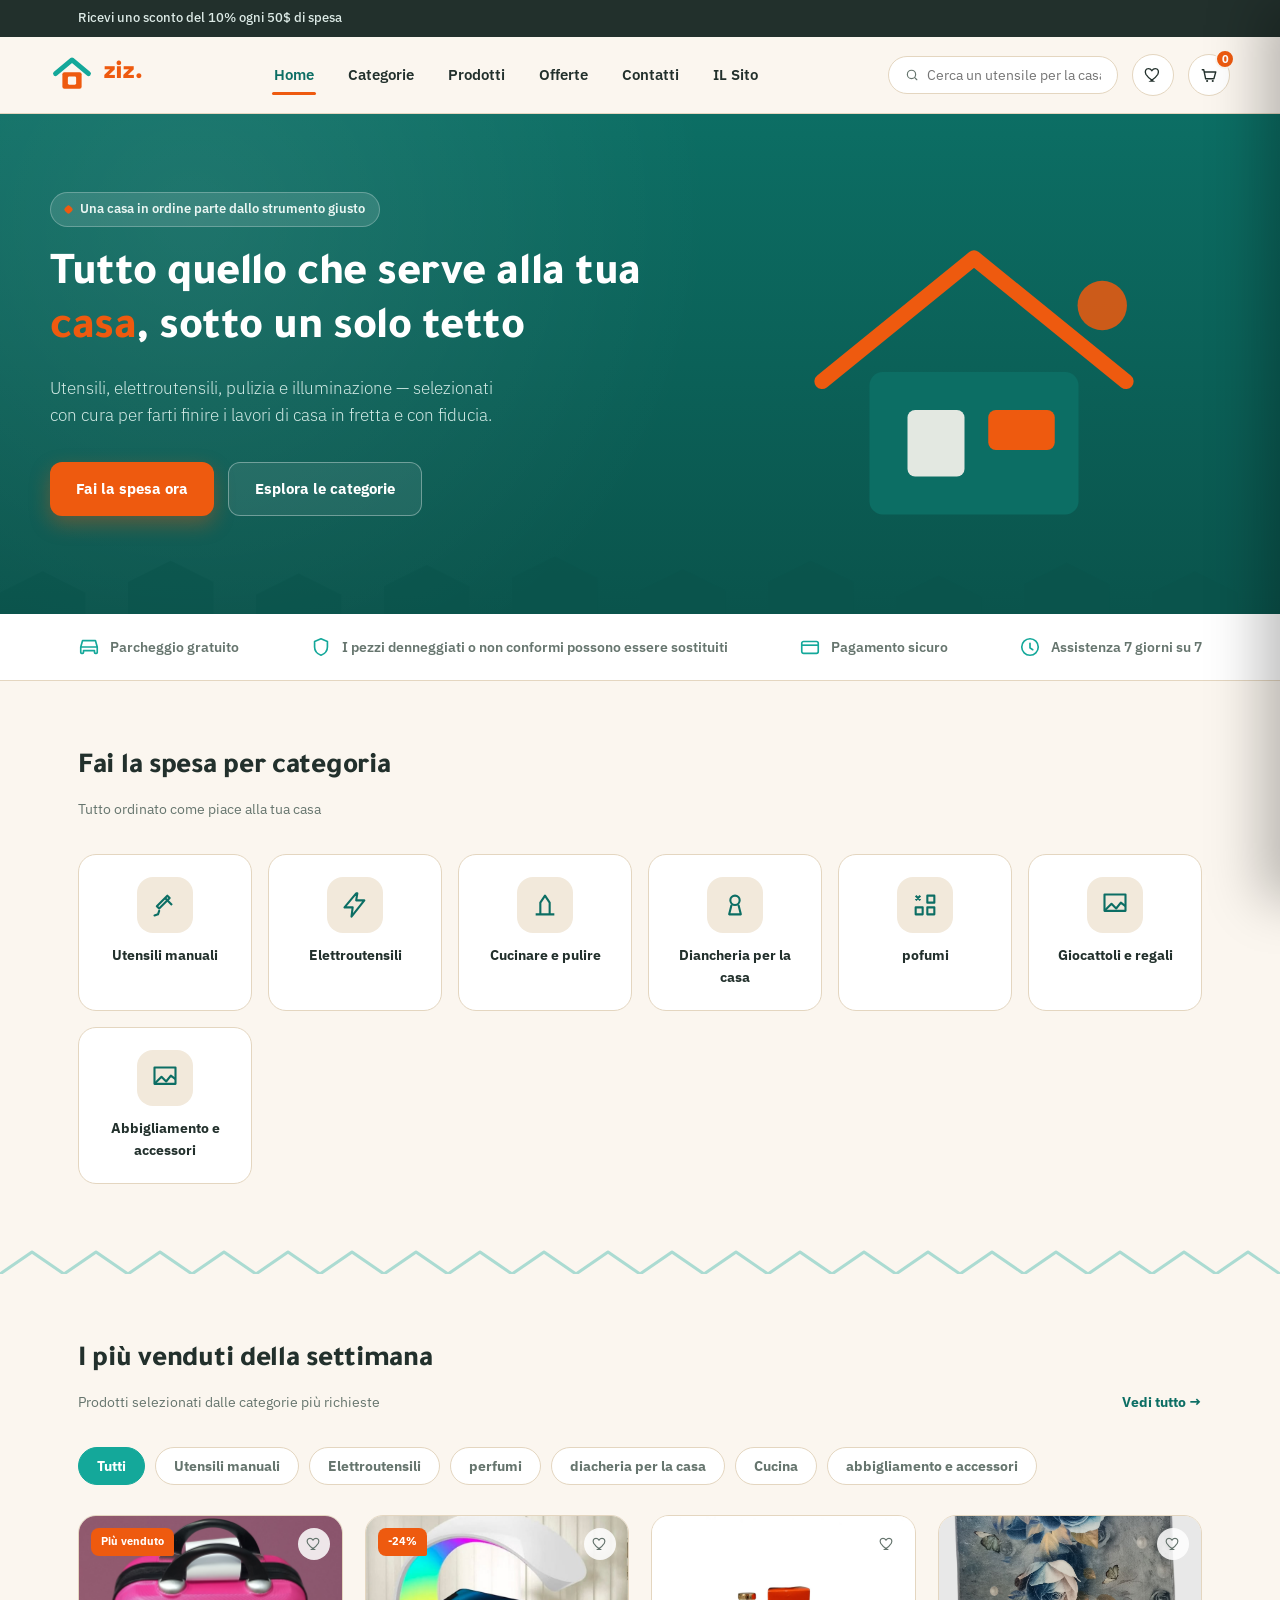
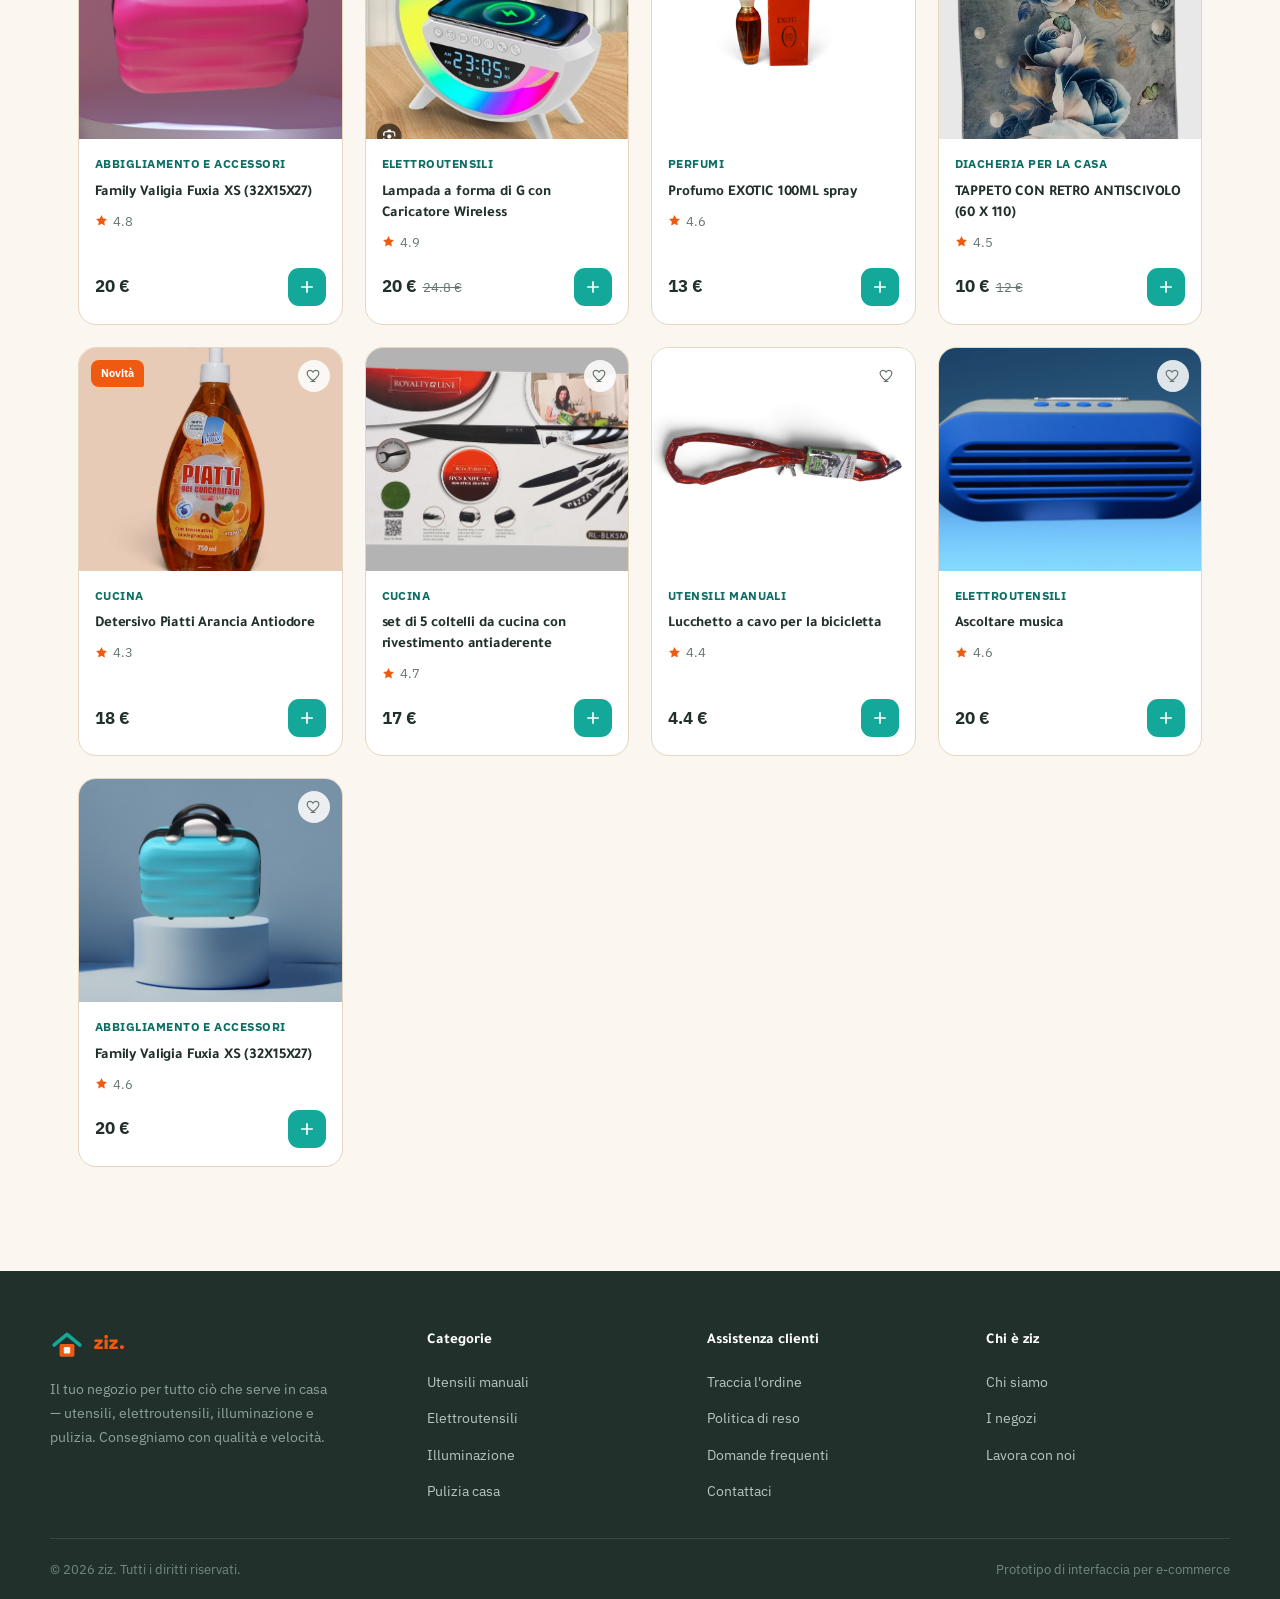
<file: index.html>
<!DOCTYPE html>
<html lang="it" dir="ltr">
<head>
<meta charset="UTF-8">
<meta name="viewport" content="width=device-width, initial-scale=1.0">
<title>ziz | Casa & Utensili</title>
<link rel="preconnect" href="https://fonts.googleapis.com">
<link href="https://fonts.googleapis.com/css2?family=Tajawal:wght@400;500;700;800;900&family=IBM+Plex+Sans:wght@300;400;500;600&display=swap" rel="stylesheet">
<link rel="stylesheet" href="store-2-f.css">
</head>
<body>

<div class="topbar">
  <div class="wrap">
    <span class="promo">Ricevi uno sconto del 10% ogni 50$ di spesa</span>

  </div>
</div>

<header class="site">
  <div class="wrap header-row">
    <a href="#" class="logo" aria-label="ziz - Home">
      <svg viewBox="0 0 64 64" fill="none" xmlns="http://www.w3.org/2000/svg">
        <path d="M8 30L32 10L56 30" stroke="#14A89A" stroke-width="7" stroke-linecap="round" stroke-linejoin="round"/>
        <rect x="18" y="28" width="28" height="24" rx="3" fill="#EE5A0F"/>
        <rect x="26" y="34" width="12" height="12" rx="2" fill="#FBF6EF"/>
      </svg>
      <span class="word">ziz<span class="dot">.</span></span>
    </a>

    <nav class="main">
      <a href="#" class="active">Home</a>
      <a href="#categories">Categorie</a>
      <a href="#products">Prodotti</a>
      <a href="#">Offerte</a>
      <a href="#">Contatti</a>
      <a href="https://maps.app.goo.gl/1kYXfsAYBiuBwPsQ7">IL Sito</a>

    </nav>

    <div class="header-actions">
      <div class="search-box">
        <svg width="16" height="16" viewBox="0 0 24 24" fill="none"><circle cx="11" cy="11" r="7" stroke="currentColor" stroke-width="2"/><path d="M20 20L16.5 16.5" stroke="currentColor" stroke-width="2" stroke-linecap="round"/></svg>
        <input type="text" placeholder="Cerca un utensile per la casa...">
      </div>
      <button class="icon-btn" aria-label="Preferiti">
        <svg width="18" height="18" viewBox="0 0 24 24" fill="none"><path d="M12 20s-7-4.5-9.5-9C.7 7 2.3 3.5 6 3.5c2.1 0 3.5 1.2 4.5 2.6C11.5 4.7 12.9 3.5 15 3.5c3.7 0 5.3 3.5 3.5 7.5-2.5 4.5-9.5 9-9.5 9z" stroke="#22302C" stroke-width="1.8"/></svg>
      </button>
      <button class="icon-btn" id="cartBtn" aria-label="Carrello" onclick="openCart()">
        <svg width="18" height="18" viewBox="0 0 24 24" fill="none"><path d="M3 5h2l2.5 12h11L21 8H6.5" stroke="#22302C" stroke-width="1.8" stroke-linecap="round" stroke-linejoin="round"/><circle cx="9.5" cy="20" r="1.4" fill="#22302C"/><circle cx="17" cy="20" r="1.4" fill="#22302C"/></svg>
        <span class="cart-count" id="cartCount">0</span>
      </button>
    </div>
  </div>
</header>

<section class="hero" style="padding:0;">
  <div class="wrap hero-inner">
    <div>
      <span class="eyebrow"><span class="sq"></span> Una casa in ordine parte dallo strumento giusto</span>
      <h1>Tutto quello che serve alla tua <span>casa</span>, sotto un solo tetto</h1>
      <p class="lead">Utensili, elettroutensili, pulizia e illuminazione — selezionati con cura per farti finire i lavori di casa in fretta e con fiducia.</p>
      <div class="hero-ctas">
        <a href="#products" class="btn btn-primary">Fai la spesa ora</a>
        <a href="#categories" class="btn btn-ghost">Esplora le categorie</a>
      </div>
    </div>
    <div class="hero-house">
      <svg viewBox="0 0 400 320" fill="none" xmlns="http://www.w3.org/2000/svg">
        <path d="M40 170L200 40L360 170" stroke="#EE5A0F" stroke-width="16" stroke-linecap="round" stroke-linejoin="round"/>
        <rect x="90" y="160" width="220" height="150" rx="14" fill="#0C6E64"/>
        <rect x="130" y="200" width="60" height="70" rx="8" fill="#FBF6EF" opacity=".9"/>
        <rect x="215" y="200" width="70" height="42" rx="8" fill="#EE5A0F"/>
        <circle cx="335" cy="90" r="26" fill="#EE5A0F" opacity=".85"/>
      </svg>
    </div>
  </div>
  <svg class="hero-skyline" viewBox="0 0 1200 60" preserveAspectRatio="none" xmlns="http://www.w3.org/2000/svg">
    <path d="M0 60 L0 40 L40 20 L80 40 L80 60 L120 60 L120 30 L160 10 L200 30 L200 60 L240 60 L240 42 L280 22 L320 42 L320 60 L360 60 L360 34 L400 14 L440 34 L440 60 L480 60 L480 26 L520 6 L560 26 L560 60 L600 60 L600 38 L640 18 L680 38 L680 60 L720 60 L720 30 L760 10 L800 30 L800 60 L840 60 L840 44 L880 24 L920 44 L920 60 L960 60 L960 32 L1000 12 L1040 32 L1040 60 L1080 60 L1080 40 L1120 20 L1160 40 L1160 60 L1200 60 L1200 60 L0 60 Z" fill="#0A544C"/>
  </svg>
</section>

<div class="trust">
  <div class="wrap">
    <div class="trust-item">
      <svg viewBox="0 0 24 24" fill="none"><path d="M3 12l2-7h14l2 7M3 12v6a1 1 0 001 1h1a1 1 0 001-1v-2h12v2a1 1 0 001 1h1a1 1 0 001-1v-6M3 12h18" stroke="currentColor" stroke-width="1.8" stroke-linecap="round" stroke-linejoin="round"/></svg>
     Parcheggio gratuito
    </div>
    <div class="trust-item">
      <svg viewBox="0 0 24 24" fill="none"><path d="M12 3l7 3v6c0 4.5-3 7.5-7 9-4-1.5-7-4.5-7-9V6l7-3z" stroke="currentColor" stroke-width="1.8" stroke-linejoin="round"/></svg>
      I pezzi denneggiati o non conformi possono essere sostituiti
    </div>
    <div class="trust-item">
      <svg viewBox="0 0 24 24" fill="none"><rect x="3" y="6" width="18" height="13" rx="2" stroke="currentColor" stroke-width="1.8"/><path d="M3 10h18" stroke="currentColor" stroke-width="1.8"/></svg>
      Pagamento sicuro
    </div>
    <div class="trust-item">
      <svg viewBox="0 0 24 24" fill="none"><path d="M12 8v5l3 2" stroke="currentColor" stroke-width="1.8" stroke-linecap="round"/><circle cx="12" cy="12" r="9" stroke="currentColor" stroke-width="1.8"/></svg>
      Assistenza 7 giorni su 7
    </div>
  </div>
</div>

<section id="categories">
  <div class="wrap">
    <div class="section-head">
      <div>
        <h2>Fai la spesa per categoria</h2>
        <div class="sub">Tutto ordinato come piace alla tua casa</div>
      </div>
    </div>
    <div class="cat-grid">
      <a href="aziz-attrezzi-manuali.html" class="cat-card">
        <div class="icon-wrap"><svg viewBox="0 0 24 24" fill="none"><path d="M14 4l-9 9 2 2 9-9-2-2z" stroke="currentColor" stroke-width="1.8" stroke-linejoin="round"/><path d="M12 6l6 6" stroke="currentColor" stroke-width="1.8"/><path d="M3 21l3-1 1-3" stroke="currentColor" stroke-width="1.8" stroke-linecap="round" stroke-linejoin="round"/></svg></div>
        <div class="name">Utensili manuali</div>
      </a>
      <a href="aziz-elettricita.html" class="cat-card">
        <div class="icon-wrap"><svg viewBox="0 0 24 24" fill="none"><path d="M13 2L3 14h7l-1 8 11-14h-7l1-6z" stroke="currentColor" stroke-width="1.8" stroke-linejoin="round"/></svg></div>
        <div class="name">Elettroutensili</div>
      </a>
      <a href="aziz-cucina.html" class="cat-card">
        <div class="icon-wrap"><svg viewBox="0 0 24 24" fill="none"><path d="M4 20h16M8 20V10l4-6 4 6v10" stroke="currentColor" stroke-width="1.8" stroke-linejoin="round"/></svg></div>
        <div class="name">Cucinare e pulire</div>
      </a>
      <a href="Diancheria per la casa.html" class="cat-card">
        <div class="icon-wrap"><svg viewBox="0 0 24 24" fill="none"><circle cx="12" cy="8" r="4" stroke="currentColor" stroke-width="1.8"/><path d="M9 12l-2 8h10l-2-8" stroke="currentColor" stroke-width="1.8" stroke-linejoin="round"/></svg></div>
        <div class="name">Diancheria per la casa</div>
      </a>
      <a href="aziz-profumi.html" class="cat-card">
        <div class="icon-wrap"><svg viewBox="0 0 24 24" fill="none"><path d="M4 4l4 4M4 8l4-4M14 4h6v6h-6zM14 14h6v6h-6zM4 14h6v6H4z" stroke="currentColor" stroke-width="1.8" stroke-linejoin="round"/></svg></div>
        <div class="name">pofumi</div>
      </a>
      <a href="aziz-giochi.html" class="cat-card">
        <div class="icon-wrap"><svg viewBox="0 0 24 24" fill="none"><path d="M3 3h18v14H3z" stroke="currentColor" stroke-width="1.8" stroke-linejoin="round"/><path d="M3 17l6-6 4 4 4-5 4 3" stroke="currentColor" stroke-width="1.8" stroke-linejoin="round"/></svg></div>
        <div class="name">Giocattoli e regali</div>
      </a>
         <a href="aziz-abbigliamento.html" class="cat-card">
        <div class="icon-wrap"><svg viewBox="0 0 24 24" fill="none"><path d="M3 3h18v14H3z" stroke="currentColor" stroke-width="1.8" stroke-linejoin="round"/><path d="M3 17l6-6 4 4 4-5 4 3" stroke="currentColor" stroke-width="1.8" stroke-linejoin="round"/></svg></div>
        <div class="name">Abbigliamento e accessori</div>
      </a>
    </div>
  </div>
</section>

<svg class="roofline" viewBox="0 0 1200 26" preserveAspectRatio="none" xmlns="http://www.w3.org/2000/svg">
  <path d="M0 26L30 4L60 26L90 4L120 26L150 4L180 26L210 4L240 26L270 4L300 26L330 4L360 26L390 4L420 26L450 4L480 26L510 4L540 26L570 4L600 26L630 4L660 26L690 4L720 26L750 4L780 26L810 4L840 26L870 4L900 26L930 4L960 26L990 4L1020 26L1050 4L1080 26L1110 4L1140 26L1170 4L1200 26" stroke="currentColor" stroke-width="3" fill="none" stroke-linecap="round" stroke-linejoin="round" opacity="0.35"/>
</svg>

<section id="products">
  <div class="wrap">
    <div class="section-head">
      <div>
        <h2>I più venduti della settimana</h2>
        <div class="sub">Prodotti selezionati dalle categorie più richieste</div>
      </div>
      <a href="#" class="see-all">Vedi tutto →</a>
    </div>

    <div class="tabs">
      <button class="tab active">Tutti</button>
      <button class="tab">Utensili manuali</button>
      <button class="tab">Elettroutensili</button>
      <button class="tab">perfumi</button>
      <button class="tab">diacheria per la casa</button>
      <button class="tab">Cucina</button>
       <button class="tab">abbigliamento e accessori</button>
    </div>

    <div class="prod-grid" id="productGrid"></div>
  </div>
</section>
<!--عرض لتخيضات
<section>
  <div class="wrap">
    <div class="promo-band">
      <div class="promo-text">
        <span class="tag">Offerta del weekend</span>
        <h3>20% di sconto su tutti gli elettroutensili e l'illuminazione</h3>
        <p>Prepara la tua casa per l'estate con strumenti affidabili e prezzi vantaggiosi, solo per un periodo limitato.</p>
        <a href="#products" class="btn btn-primary">Scopri l'offerta</a>
      </div>
      <svg width="150" height="150" viewBox="0 0 150 150" fill="none">
        <path d="M20 90L75 30L130 90" stroke="#14A89A" stroke-width="10" stroke-linecap="round" stroke-linejoin="round"/>
        <rect x="42" y="82" width="66" height="55" rx="6" fill="#EE5A0F"/>
      </svg>
    </div>
  </div>
</section>
-->

<footer>
  <div class="wrap footer-top">
    <div>
      <div class="flogo">
        <svg viewBox="0 0 64 64" fill="none"><path d="M8 30L32 10L56 30" stroke="#14A89A" stroke-width="7" stroke-linecap="round" stroke-linejoin="round"/><rect x="18" y="28" width="28" height="24" rx="3" fill="#EE5A0F"/><rect x="26" y="34" width="12" height="12" rx="2" fill="#FBF6EF"/></svg>
        <span class="word">ziz.</span>
      </div>
      <p class="desc">Il tuo negozio per tutto ciò che serve in casa — utensili, elettroutensili, illuminazione e pulizia. Consegniamo con qualità e velocità.</p>
    </div>
    <div>
      <h4>Categorie</h4>
      <ul>
        <li><a href="#">Utensili manuali</a></li>
        <li><a href="#">Elettroutensili</a></li>
        <li><a href="#">Illuminazione</a></li>
        <li><a href="#">Pulizia casa</a></li>
      </ul>
    </div>
    <div>
      <h4>Assistenza clienti</h4>
      <ul>
        <li><a href="#">Traccia l'ordine</a></li>
        <li><a href="#">Politica di reso</a></li>
        <li><a href="#">Domande frequenti</a></li>
        <li><a href="#">Contattaci</a></li>
      </ul>
    </div>
    <div>
      <h4>Chi è ziz</h4>
      <ul>
        <li><a href="#">Chi siamo</a></li>
        <li><a href="#">I negozi</a></li>
        <li><a href="#">Lavora con noi</a></li>
      </ul>
    </div>
  </div>
  <div class="wrap footer-bottom">
    <span>© 2026 ziz. Tutti i diritti riservati.</span>
    <span>Prototipo di interfaccia per e-commerce</span>
  </div>
</footer>

<div class="overlay" id="overlay" onclick="closeCart()"></div>
<aside class="drawer" id="drawer">
  <div class="drawer-head">
    <h3>Il tuo carrello</h3>
    <button class="drawer-close" onclick="closeCart()" aria-label="Chiudi carrello">
      <svg viewBox="0 0 24 24" fill="none"><path d="M6 6l12 12M18 6L6 18" stroke="#22302C" stroke-width="2" stroke-linecap="round"/></svg>
    </button>
  </div>
  <div class="drawer-items" id="drawerItems"></div>
  <div class="drawer-foot">
    <div class="subtotal-row"><span>Subtotale</span><span class="amt" id="subtotalAmt">0 €</span></div>
    <a href="#" class="btn btn-primary" style="width:100%;">Vai alla cassa</a>
  </div>
</aside>

<script>
  const ICONS = {
    hammer: `<svg viewBox="0 0 24 24" fill="none"><path d="M14 4l-9 9 2 2 9-9-2-2z" stroke="currentColor" stroke-width="1.6" stroke-linejoin="round"/><path d="M12 6l6 6" stroke="currentColor" stroke-width="1.6"/><path d="M3 21l3-1 1-3" stroke="currentColor" stroke-width="1.6" stroke-linecap="round" stroke-linejoin="round"/></svg>`,
    drill: `<svg viewBox="0 0 24 24" fill="none"><path d="M13 2L3 14h7l-1 8 11-14h-7l1-6z" stroke="currentColor" stroke-width="1.6" stroke-linejoin="round"/></svg>`,
    bulb: `<svg viewBox="0 0 24 24" fill="none"><circle cx="12" cy="8" r="4" stroke="currentColor" stroke-width="1.6"/><path d="M9 12l-2 8h10l-2-8" stroke="currentColor" stroke-width="1.6" stroke-linejoin="round"/></svg>`,
    brush: `<svg viewBox="0 0 24 24" fill="none"><path d="M4 20h16M8 20V10l4-6 4 6v10" stroke="currentColor" stroke-width="1.6" stroke-linejoin="round"/></svg>`,
    spray: `<svg viewBox="0 0 24 24" fill="none"><path d="M9 8h4v13H9zM11 8V4M8 5h6M2 10l3 2M2 14l3-1" stroke="currentColor" stroke-width="1.6" stroke-linecap="round" stroke-linejoin="round"/></svg>`,
    pan: `<svg viewBox="0 0 24 24" fill="none"><circle cx="10" cy="12" r="7" stroke="currentColor" stroke-width="1.6"/><path d="M17 10h5" stroke="currentColor" stroke-width="1.6" stroke-linecap="round"/></svg>`,
    wrench: `<svg viewBox="0 0 24 24" fill="none"><path d="M14.7 6.3a4 4 0 00-5.4 5.4L3 18l3 3 6.3-6.3a4 4 0 005.4-5.4l-2.6 2.6-2-2 2.6-2.6z" stroke="currentColor" stroke-width="1.6" stroke-linejoin="round"/></svg>`,
    ladder: `<svg viewBox="0 0 24 24" fill="none"><path d="M6 3v18M18 3v18M6 8h12M6 13h12M6 18h12" stroke="currentColor" stroke-width="1.6" stroke-linecap="round"/></svg>`,
  };

  const PRODUCTS = [
    // "image": رابط صورة المنتج الحقيقية. اتركه null (أو إن تعطّل الرابط) وستظهر الأيقونة تلقائيًا بدلًا منها.
    {id:1, cat:'abbigliamento e accessori', name:'Family Valigia Fuxia XS (32X15X27)', icon:'hammer', image:'img-add/2003.jpg', price:20, was:null, rating:4.8, badge:'Più venduto'},
    {id:2, cat:'Elettroutensili', name:'Lampada a forma di G con Caricatore Wireless', icon:'drill', image:'img-Ele/1100.jpg', price:20, was:24.8, rating:4.9, badge:'-24%'},
    {id:3, cat:'perfumi', name:'Profumo EXOTIC 100ML spray', icon:'bulb', image:'img-per/501.jpg', price:13.00, was:null, rating:4.6, badge:null},
    {id:4, cat:'diacheria per la casa', name:'TAPPETO CON RETRO ANTISCIVOLO (60 X 110)', icon:'brush', image:'img-Dia/8202.jpg', price:10, was:12, rating:4.5, badge:null},
    {id:5, cat:'Cucina', name:'Detersivo Piatti Arancia Antiodore', icon:'spray', image:'img-coc/7206.jpg', price:18, was:null, rating:4.3, badge:'Novità'},
    {id:6, cat:'Cucina', name:'set di 5 coltelli da cucina con rivestimento antiaderente', icon:'pan', image:'img-coc/7201.jpg', price:17.00, was:null, rating:4.7, badge:null},
    {id:7, cat:'Utensili manuali', name:'Lucchetto a cavo per la bicicletta', icon:'wrench', image:'img-man/3005.jpg', price:4.40, was:null, rating:4.4, badge:null},
    {id:8, cat:'Elettroutensili', name:'Ascoltare musica', icon:'ladder', image:'img-Ele/1101.jpg', price:20, was:null, rating:4.6, badge:null},
    {id:9, cat:'abbigliamento e accessori', name:'Family Valigia Fuxia XS (32X15X27)', icon:'ladder', image:'img-add/2001.jpg', price:20, was:null, rating:4.6, badge:null},

  ];

  const grid = document.getElementById('productGrid');
  grid.innerHTML = PRODUCTS.map(p => `
    <article class="prod-card">
      <div class="prod-media">
        ${p.badge ? `<span class="badge">${p.badge}</span>` : ''}
        <button class="fav-btn" onclick="this.classList.toggle('active')" aria-label="Aggiungi ai preferiti">
          <svg viewBox="0 0 24 24" fill="none"><path d="M12 20s-7-4.5-9.5-9C.7 7 2.3 3.5 6 3.5c2.1 0 3.5 1.2 4.5 2.6C11.5 4.7 12.9 3.5 15 3.5c3.7 0 5.3 3.5 3.5 7.5-2.5 4.5-9.5 9-9.5 9z" stroke="currentColor" stroke-width="1.8"/></svg>
        </button>
        ${ICONS[p.icon]}
        ${p.image ? `<img src="${p.image}" alt="${p.name}" loading="lazy" onerror="this.remove()">` : ''}
      </div>
      <div class="prod-body">
        <span class="prod-cat">${p.cat}</span>
        <h3 class="prod-name">${p.name}</h3>
        <div class="prod-rating">
          <svg viewBox="0 0 24 24" fill="currentColor"><path d="M12 2l3.1 6.3 6.9 1-5 4.9 1.2 6.8L12 17.8 5.8 21l1.2-6.8-5-4.9 6.9-1L12 2z"/></svg>
          ${p.rating}
        </div>
        <div class="prod-foot">
          <div class="price">
            <span class="now">${p.price} €</span>
            ${p.was ? `<span class="was">${p.was} €</span>` : ''}
          </div>
          <button class="add-btn" aria-label="Aggiungi al carrello" onclick="addToCart(${p.id})">
            <svg viewBox="0 0 24 24" fill="none"><path d="M12 5v14M5 12h14" stroke="currentColor" stroke-width="2.2" stroke-linecap="round"/></svg>
          </button>
        </div>
      </div>
    </article>
  `).join('');

  document.querySelectorAll('.tab').forEach(tab => {
    tab.addEventListener('click', () => {
      document.querySelectorAll('.tab').forEach(t => t.classList.remove('active'));
      tab.classList.add('active');
      const val = tab.textContent.trim();
      document.querySelectorAll('.prod-card').forEach(card => {
        const cat = card.querySelector('.prod-cat').textContent.trim();
        card.style.display = (val === 'Tutti' || cat === val) ? '' : 'none';
      });
    });
  });

  let cart = {};

  function addToCart(id){
    cart[id] = (cart[id] || 0) + 1;
    renderCart();
    openCart();
  }
  function changeQty(id, delta){
    cart[id] = (cart[id] || 0) + delta;
    if(cart[id] <= 0) delete cart[id];
    renderCart();
  }
  function removeItem(id){
    delete cart[id];
    renderCart();
  }

  function renderCart(){
    const items = Object.entries(cart);
    const countEl = document.getElementById('cartCount');
    const totalQty = items.reduce((s,[,q]) => s+q, 0);
    countEl.textContent = totalQty;

    const container = document.getElementById('drawerItems');
    if(items.length === 0){
      container.innerHTML = `
        <div class="cart-empty">
          <svg viewBox="0 0 24 24" fill="none"><path d="M3 5h2l2.5 12h11L21 8H6.5" stroke="currentColor" stroke-width="1.6" stroke-linecap="round" stroke-linejoin="round"/><circle cx="9.5" cy="20" r="1.4" fill="currentColor"/><circle cx="17" cy="20" r="1.4" fill="currentColor"/></svg>
          <p>Il tuo carrello è vuoto</p>
        </div>`;
      document.getElementById('subtotalAmt').textContent = '0 €';
      return;
    }

    let subtotal = 0;
    container.innerHTML = items.map(([id, qty]) => {
      const p = PRODUCTS.find(x => x.id == id);
      subtotal += p.price * qty;
      return `
        <div class="cart-item">
          <div class="thumb">${ICONS[p.icon]}${p.image ? `<img src="${p.image}" alt="${p.name}" onerror="this.remove()">` : ''}</div>
          <div class="cart-item-body">
            <span class="name">${p.name}</span>
            <div class="qty-row">
              <div class="qty-ctrl">
                <button onclick="changeQty(${p.id}, -1)" aria-label="Diminuisci quantità">−</button>
                <span>${qty}</span>
                <button onclick="changeQty(${p.id}, 1)" aria-label="Aumenta quantità">+</button>
              </div>
              <span class="price-tag">${p.price * qty} €</span>
            </div>
            <a href="#" class="remove-btn" onclick="removeItem(${p.id}); return false;">Rimuovi</a>
          </div>
        </div>`;
    }).join('');
    document.getElementById('subtotalAmt').textContent = subtotal + ' €';
  }

  function openCart(){
    document.getElementById('drawer').classList.add('open');
    document.getElementById('overlay').classList.add('open');
  }
  function closeCart(){
    document.getElementById('drawer').classList.remove('open');
    document.getElementById('overlay').classList.remove('open');
  }

  renderCart();
</script>

</body>
</html>
</file>
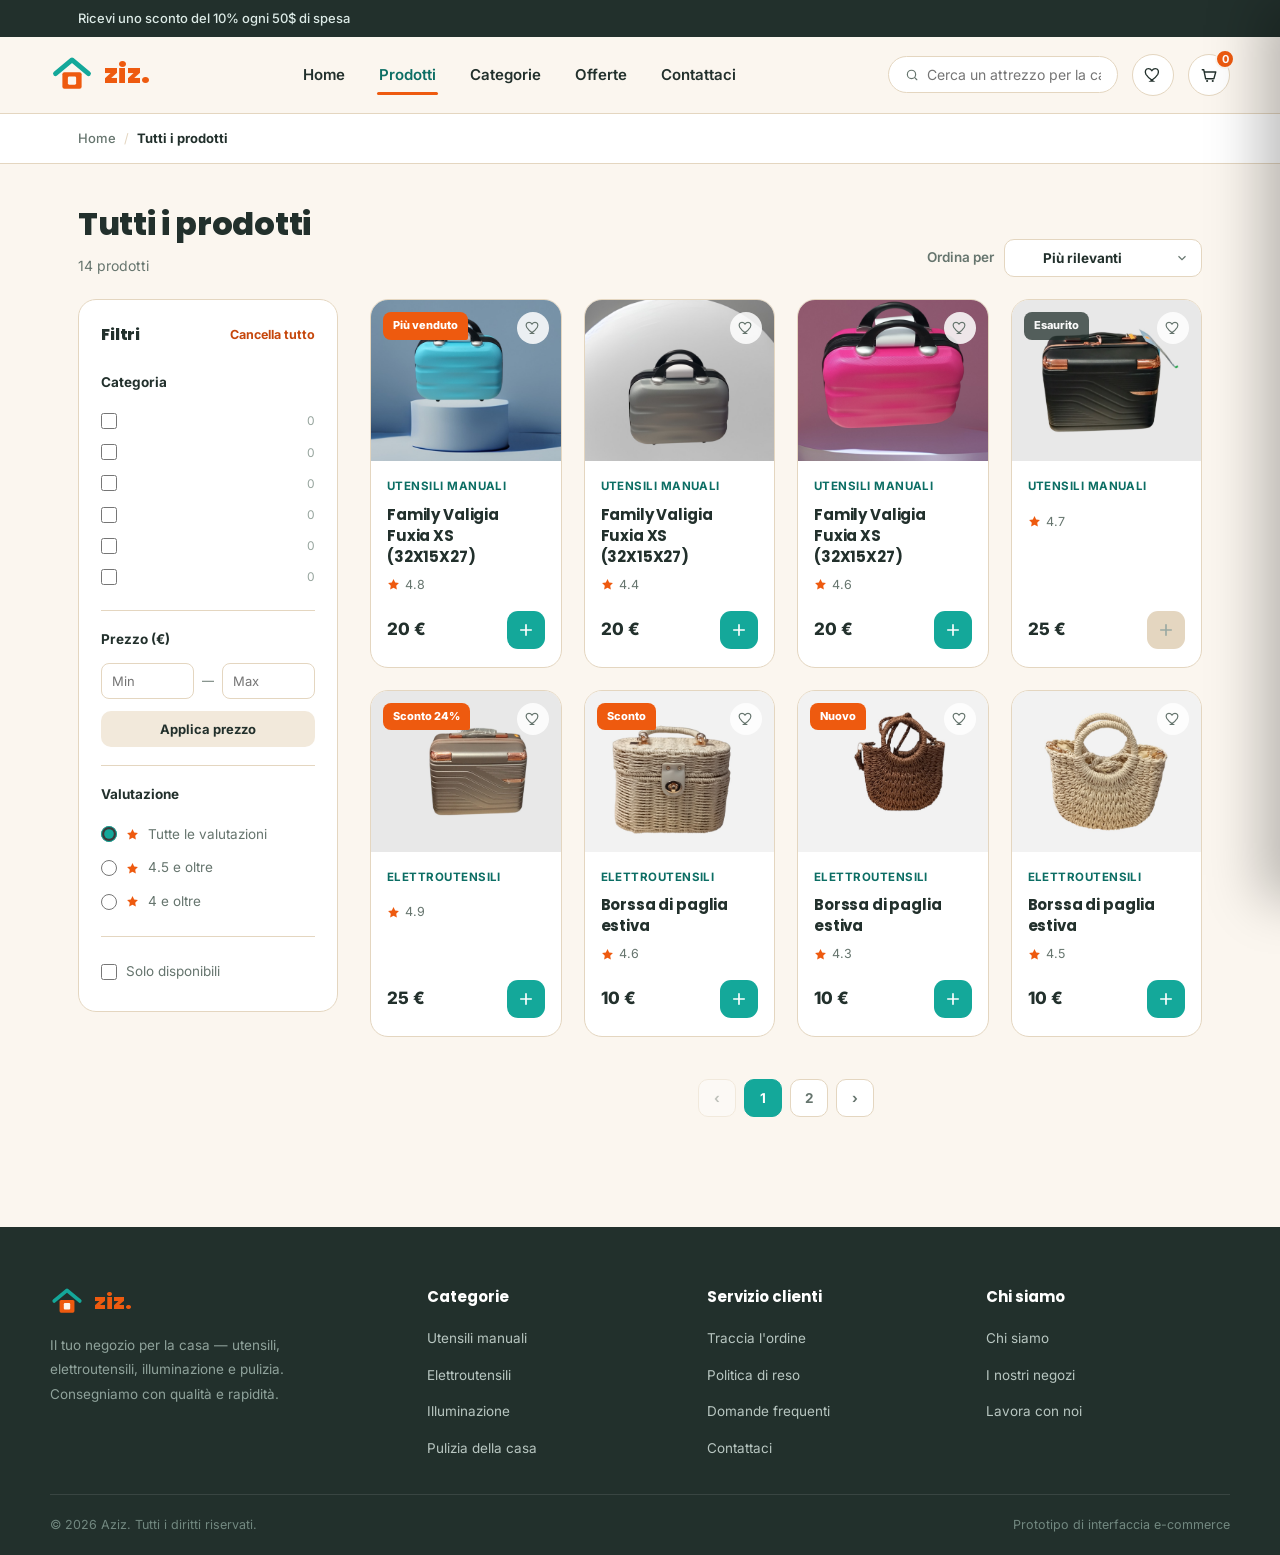
<file: aziz-abbigliamento.html>
<!DOCTYPE html>
<html lang="it" dir="ltr">
<head>
<meta charset="UTF-8">
<meta name="viewport" content="width=device-width, initial-scale=1.0">
<title>Aziz | Tutti i prodotti</title>
<link rel="preconnect" href="https://fonts.googleapis.com">
<link href="https://fonts.googleapis.com/css2?family=Poppins:wght@400;500;700;800;900&family=Inter:wght@300;400;500;600&display=swap" rel="stylesheet">
<link rel="stylesheet" href="centro-css.css">
</head>
<body>

<!-- Top utility bar -->
<div class="topbar">
  <div class="wrap">
    <span class="promo">Ricevi uno sconto del 10% ogni 50$ di spesa</span>
    <div class="links">
    </div>
  </div>
</div>

<!-- Header -->
<header class="site">
  <div class="wrap header-row">
    <a href="#" class="logo" aria-label="ziz - Pagina principale">
      <svg viewBox="0 0 64 64" fill="none" xmlns="http://www.w3.org/2000/svg">
        <path d="M8 30L32 10L56 30" stroke="#14A89A" stroke-width="7" stroke-linecap="round" stroke-linejoin="round"/>
        <rect x="18" y="28" width="28" height="24" rx="3" fill="#EE5A0F"/>
        <rect x="26" y="34" width="12" height="12" rx="2" fill="#FBF6EF"/>
      </svg>
      <span class="word">ziz<span class="dot">.</span></span>
    </a>

    <nav class="main">
      <a href="index.html">Home</a>
      <a href="#" class="active">Prodotti</a>
      <a href="#">Categorie</a>
      <a href="#">Offerte</a>
      <a href="#">Contattaci</a>
    </nav>

    <div class="header-actions">
      <div class="search-box">
        <svg width="16" height="16" viewBox="0 0 24 24" fill="none"><circle cx="11" cy="11" r="7" stroke="currentColor" stroke-width="2"/><path d="M20 20L16.5 16.5" stroke="currentColor" stroke-width="2" stroke-linecap="round"/></svg>
        <input type="text" placeholder="Cerca un attrezzo per la casa...">
      </div>
      <button class="icon-btn" aria-label="Preferiti">
        <svg width="18" height="18" viewBox="0 0 24 24" fill="none"><path d="M12 20s-7-4.5-9.5-9C.7 7 2.3 3.5 6 3.5c2.1 0 3.5 1.2 4.5 2.6C11.5 4.7 12.9 3.5 15 3.5c3.7 0 5.3 3.5 3.5 7.5-2.5 4.5-9.5 9-9.5 9z" stroke="#22302C" stroke-width="1.8"/></svg>
      </button>
      <button class="icon-btn" id="cartBtn" aria-label="Carrello" onclick="openCart()">
        <svg width="18" height="18" viewBox="0 0 24 24" fill="none"><path d="M3 5h2l2.5 12h11L21 8H6.5" stroke="#22302C" stroke-width="1.8" stroke-linecap="round" stroke-linejoin="round"/><circle cx="9.5" cy="20" r="1.4" fill="#22302C"/><circle cx="17" cy="20" r="1.4" fill="#22302C"/></svg>
        <span class="cart-count" id="cartCount">0</span>
      </button>
    </div>
  </div>
</header>

<!-- Breadcrumb -->
<div class="breadcrumb">
  <div class="wrap">
    <a href="index.html">Home</a>
    <span class="sep">/</span>
    <span class="current">Tutti i prodotti</span>
  </div>
</div>

<!-- Page head -->
<div class="page-head">
  <div class="wrap page-head-row">
    <div>
      <h1>Tutti i prodotti</h1>
      <div class="count" id="resultsCount">— prodotti</div>
    </div>
    <div class="head-tools">
      <button class="filter-toggle" onclick="toggleFilters()">
        <svg viewBox="0 0 24 24" fill="none"><path d="M4 6h16M7 12h10M10 18h4" stroke="currentColor" stroke-width="1.8" stroke-linecap="round"/></svg>
        Filtri
      </button>
      <div class="sort-box">
        <span>Ordina per</span>
        <select id="sortSelect">
          <option value="relevance">Più rilevanti</option>
          <option value="price-asc">Prezzo: dal più basso</option>
          <option value="price-desc">Prezzo: dal più alto</option>
          <option value="rating">Più votati</option>
        </select>
      </div>
    </div>
  </div>
</div>

<!-- Shop layout -->
<div class="wrap shop-layout">

  <!-- Filters -->
  <aside class="filters" id="filtersPanel">
    <div class="filters-head">
      <h3>Filtri</h3>
      <button class="clear-filters" onclick="clearFilters()">Cancella tutto</button>
    </div>

    <div class="filter-group">
      <h4>Categoria</h4>
      <div id="catFilters"><!-- injected --></div>
    </div>

    <div class="filter-group">
      <h4>Prezzo (€)</h4>
      <div class="price-inputs">
        <input type="number" id="priceMin" placeholder="Min" min="0">
        <span>—</span>
        <input type="number" id="priceMax" placeholder="Max" min="0">
      </div>
      <button class="price-apply" onclick="renderGrid()">Applica prezzo</button>
    </div>

    <div class="filter-group">
      <h4>Valutazione</h4>
      <label class="filter-check rating-check">
        <span class="lbl">
          <input type="radio" name="rating" value="0" checked onchange="renderGrid()">
          <svg viewBox="0 0 24 24" fill="currentColor"><path d="M12 2l3.1 6.3 6.9 1-5 4.9 1.2 6.8L12 17.8 5.8 21l1.2-6.8-5-4.9 6.9-1L12 2z"/></svg>
          Tutte le valutazioni
        </span>
      </label>
      <label class="filter-check rating-check">
        <span class="lbl">
          <input type="radio" name="rating" value="4.5" onchange="renderGrid()">
          <svg viewBox="0 0 24 24" fill="currentColor"><path d="M12 2l3.1 6.3 6.9 1-5 4.9 1.2 6.8L12 17.8 5.8 21l1.2-6.8-5-4.9 6.9-1L12 2z"/></svg>
          4.5 e oltre
        </span>
      </label>
      <label class="filter-check rating-check">
        <span class="lbl">
          <input type="radio" name="rating" value="4" onchange="renderGrid()">
          <svg viewBox="0 0 24 24" fill="currentColor"><path d="M12 2l3.1 6.3 6.9 1-5 4.9 1.2 6.8L12 17.8 5.8 21l1.2-6.8-5-4.9 6.9-1L12 2z"/></svg>
          4 e oltre
        </span>
      </label>
    </div>

    <div class="filter-group">
      <label class="filter-check">
        <span class="lbl">
          <input type="checkbox" id="inStockOnly" onchange="renderGrid()">
          Solo disponibili
        </span>
      </label>
    </div>
  </aside>

  <!-- Products -->
  <main>
    <div class="prod-grid" id="productGrid"><!-- injected by JS --></div>
    <div class="pagination" id="pagination"><!-- injected by JS --></div>
  </main>
</div>

<!-- Footer -->
<footer>
  <div class="wrap footer-top">
    <div>
      <div class="flogo">
        <svg viewBox="0 0 64 64" fill="none"><path d="M8 30L32 10L56 30" stroke="#14A89A" stroke-width="7" stroke-linecap="round" stroke-linejoin="round"/><rect x="18" y="28" width="28" height="24" rx="3" fill="#EE5A0F"/><rect x="26" y="34" width="12" height="12" rx="2" fill="#FBF6EF"/></svg>
        <span class="word">ziz.</span>
      </div>
      <p class="desc">Il tuo negozio per la casa — utensili, elettroutensili, illuminazione e pulizia. Consegniamo con qualità e rapidità.</p>
    </div>
    <div>
      <h4>Categorie</h4>
      <ul>
        <li><a href="#">Utensili manuali</a></li>
        <li><a href="#">Elettroutensili</a></li>
        <li><a href="#">Illuminazione</a></li>
        <li><a href="#">Pulizia della casa</a></li>
      </ul>
    </div>
    <div>
      <h4>Servizio clienti</h4>
      <ul>
        <li><a href="#">Traccia l'ordine</a></li>
        <li><a href="#">Politica di reso</a></li>
        <li><a href="#">Domande frequenti</a></li>
        <li><a href="#">Contattaci</a></li>
      </ul>
    </div>
    <div>
      <h4>Chi siamo</h4>
      <ul>
        <li><a href="#">Chi siamo</a></li>
        <li><a href="#">I nostri negozi</a></li>
        <li><a href="#">Lavora con noi</a></li>
      </ul>
    </div>
  </div>
  <div class="wrap footer-bottom">
    <span>© 2026 Aziz. Tutti i diritti riservati.</span>
    <span>Prototipo di interfaccia e-commerce</span>
  </div>
</footer>

<!-- Cart drawer -->
<div class="overlay" id="overlay" onclick="closeCart()"></div>
<aside class="drawer" id="drawer">
  <div class="drawer-head">
    <h3>Carrello</h3>
    <button class="drawer-close" onclick="closeCart()" aria-label="Chiudi il carrello">
      <svg viewBox="0 0 24 24" fill="none"><path d="M6 6l12 12M18 6L6 18" stroke="#22302C" stroke-width="2" stroke-linecap="round"/></svg>
    </button>
  </div>
  <div class="drawer-items" id="drawerItems"></div>
  <div class="drawer-foot">
    <div class="subtotal-row"><span>Subtotale</span><span class="amt" id="subtotalAmt">0 €</span></div>
    <a href="#" class="btn btn-primary" style="width:100%;">Completa l'ordine</a>
  </div>
</aside>

<script>
  // ---------- Icons ----------
  const ICONS = {
    hammer: `<svg viewBox="0 0 24 24" fill="none"><path d="M14 4l-9 9 2 2 9-9-2-2z" stroke="currentColor" stroke-width="1.6" stroke-linejoin="round"/><path d="M12 6l6 6" stroke="currentColor" stroke-width="1.6"/><path d="M3 21l3-1 1-3" stroke="currentColor" stroke-width="1.6" stroke-linecap="round" stroke-linejoin="round"/></svg>`,
    drill: `<svg viewBox="0 0 24 24" fill="none"><path d="M13 2L3 14h7l-1 8 11-14h-7l1-6z" stroke="currentColor" stroke-width="1.6" stroke-linejoin="round"/></svg>`,
    bulb: `<svg viewBox="0 0 24 24" fill="none"><circle cx="12" cy="8" r="4" stroke="currentColor" stroke-width="1.6"/><path d="M9 12l-2 8h10l-2-8" stroke="currentColor" stroke-width="1.6" stroke-linejoin="round"/></svg>`,
    brush: `<svg viewBox="0 0 24 24" fill="none"><path d="M4 20h16M8 20V10l4-6 4 6v10" stroke="currentColor" stroke-width="1.6" stroke-linejoin="round"/></svg>`,
    spray: `<svg viewBox="0 0 24 24" fill="none"><path d="M9 8h4v13H9zM11 8V4M8 5h6M2 10l3 2M2 14l3-1" stroke="currentColor" stroke-width="1.6" stroke-linecap="round" stroke-linejoin="round"/></svg>`,
    pan: `<svg viewBox="0 0 24 24" fill="none"><circle cx="10" cy="12" r="7" stroke="currentColor" stroke-width="1.6"/><path d="M17 10h5" stroke="currentColor" stroke-width="1.6" stroke-linecap="round"/></svg>`,
    wrench: `<svg viewBox="0 0 24 24" fill="none"><path d="M14.7 6.3a4 4 0 00-5.4 5.4L3 18l3 3 6.3-6.3a4 4 0 005.4-5.4l-2.6 2.6-2-2 2.6-2.6z" stroke="currentColor" stroke-width="1.6" stroke-linejoin="round"/></svg>`,
    ladder: `<svg viewBox="0 0 24 24" fill="none"><path d="M6 3v18M18 3v18M6 8h12M6 13h12M6 18h12" stroke="currentColor" stroke-width="1.6" stroke-linecap="round"/></svg>`,
    screwdriver: `<svg viewBox="0 0 24 24" fill="none"><path d="M15 3l6 6-3 3-6-6 3-3z" stroke="currentColor" stroke-width="1.6" stroke-linejoin="round"/><path d="M12 6L4 14v4h4l8-8" stroke="currentColor" stroke-width="1.6" stroke-linejoin="round"/></svg>`,
    socket: `<svg viewBox="0 0 24 24" fill="none"><rect x="4" y="4" width="16" height="16" rx="4" stroke="currentColor" stroke-width="1.6"/><circle cx="9" cy="11" r="1.4" fill="currentColor"/><circle cx="15" cy="11" r="1.4" fill="currentColor"/><path d="M12 14v3" stroke="currentColor" stroke-width="1.6" stroke-linecap="round"/></svg>`,
    lamp: `<svg viewBox="0 0 24 24" fill="none"><path d="M6 4h12l-3 8H9L6 4z" stroke="currentColor" stroke-width="1.6" stroke-linejoin="round"/><path d="M12 12v6M8 21h8" stroke="currentColor" stroke-width="1.6" stroke-linecap="round"/></svg>`,
    roller: `<svg viewBox="0 0 24 24" fill="none"><rect x="3" y="5" width="14" height="6" rx="2" stroke="currentColor" stroke-width="1.6"/><path d="M13 11v4M13 20v-5M13 20h5" stroke="currentColor" stroke-width="1.6" stroke-linecap="round"/></svg>`,
    mop: `<svg viewBox="0 0 24 24" fill="none"><path d="M12 3v11" stroke="currentColor" stroke-width="1.6" stroke-linecap="round"/><path d="M6 21c0-4 3-6 6-7 3 1 6 3 6 7" stroke="currentColor" stroke-width="1.6" stroke-linecap="round" stroke-linejoin="round"/></svg>`,
    kettle: `<svg viewBox="0 0 24 24" fill="none"><path d="M5 11h11a3 3 0 013 3v0a3 3 0 01-3 3h-1" stroke="currentColor" stroke-width="1.6" stroke-linecap="round"/><path d="M4 11c0 6 3 9 7 9s7-3 7-9" stroke="currentColor" stroke-width="1.6"/><path d="M9 11V7a2 2 0 014 0v4" stroke="currentColor" stroke-width="1.6"/></svg>`,
  };

  // ---------- Categories ----------
  const CATEGORIES = ['','','','','',''];

  // ---------- Product data ----------
  // Campo "image": URL della foto reale del prodotto. Se lasciato null (o se il
  // link non si carica), la scheda mostra automaticamente l'icona come prima:
  // non è mai richiesto avere una foto per ogni prodotto.
  const PRODUCTS = [
    {id:1, cat:'Utensili manuali', name:'Family Valigia Fuxia XS (32X15X27)', icon:'hammer', image:'img-add/2001.jpg', price:20, was:null, rating:4.8, badge:'Più venduto', stock:true},
    {id:2, cat:'Utensili manuali', name:'Family Valigia Fuxia XS (32X15X27)', icon:'wrench', image:'img-add/2002.jpg', price:20, was:null, rating:4.4, badge:null, stock:true},
    {id:3, cat:'Utensili manuali', name:'Family Valigia Fuxia XS (32X15X27)', icon:'screwdriver', image:'img-add/2003.jpg', price:20, was:null, rating:4.6, badge:null, stock:true},
   
    {id:4, cat:'Utensili manuali', name:'', icon:'hammer', image:'img-add/2004.jpg', price:25, was:null, rating:4.7, badge:'Sconto 19%', stock:false},

    {id:5, cat:'Elettroutensili', name:'', icon:'drill', image:'img-add/2005.jpg', price:25, was:null, rating:4.9, badge:'Sconto 24%', stock:true},
    
    {id:6, cat:'Elettroutensili', name:'Borssa di paglia estiva', icon:'ladder', image:'img-add/2006.jpg', price:10, was:null, rating:4.6, badge:'Sconto', stock:true},
    {id:7, cat:'Elettroutensili', name:'Borssa di paglia estiva', icon:'screwdriver', image:'img-add/2007.jpg', price:10, was:null, rating:4.3, badge:'Nuovo', stock:true},
    {id:8, cat:'Elettroutensili', name:'Borssa di paglia estiva', icon:'socket', image:'img-add/2008.jpg', price:10, was:null, rating:4.5, badge:null, stock:true},
    {id:9, cat:'Illuminazione', name:'Borsa in paglia con dettagli in pelle  marrone', icon:'bulb', image:'img-add/2009.jpg', price:10, was:null, rating:4.6, badge:null, stock:true},
   
    {id:10, cat:'Illuminazione', name:'Cappello', icon:'lamp', image:'img-add/2010.jpg', price:10, was:null, rating:4.4, badge:null, stock:true},
    {id:11, cat:'Illuminazione', name:'Cappello', icon:'bulb', image:'img-add/2011.jpg', price:10, was:null, rating:4.7, badge:'Sconto 27%', stock:true},
    {id:12, cat:'Illuminazione', name:'cappello', icon:'lamp', image:'img-add/2012.jpg', price:10, was:null, rating:4.2, badge:null, stock:false},
    {id:13, cat:'Pittura', name:'Cappello', icon:'brush', image:'img-add/2013.jpg', price:10, was:null, rating:4.5, badge:null, stock:true},
    {id:14, cat:'Pittura', name:'Cappello', icon:'roller', image:'img-add/2014.jpg', price:10, was:null, rating:4.3, badge:null, stock:true},
  ];

  const PAGE_SIZE = 8;
  let currentPage = 1;

  // ---------- Build category filter checkboxes ----------
  const catFiltersEl = document.getElementById('catFilters');
  catFiltersEl.innerHTML = CATEGORIES.map(cat => {
    const count = PRODUCTS.filter(p => p.cat === cat).length;
    return `
      <label class="filter-check">
        <span class="lbl">
          <input type="checkbox" class="cat-check" value="${cat}" onchange="renderGrid()">
          ${cat}
        </span>
        <span class="cnt">${count}</span>
      </label>`;
  }).join('');

  function getSelectedCats(){
    return Array.from(document.querySelectorAll('.cat-check:checked')).map(c => c.value);
  }

  function getFiltered(){
    const cats = getSelectedCats();
    const min = parseFloat(document.getElementById('priceMin').value);
    const max = parseFloat(document.getElementById('priceMax').value);
    const minRating = parseFloat(document.querySelector('input[name="rating"]:checked').value);
    const stockOnly = document.getElementById('inStockOnly').checked;

    let list = PRODUCTS.filter(p => {
      if(cats.length && !cats.includes(p.cat)) return false;
      if(!isNaN(min) && p.price < min) return false;
      if(!isNaN(max) && p.price > max) return false;
      if(p.rating < minRating) return false;
      if(stockOnly && !p.stock) return false;
      return true;
    });

    const sort = document.getElementById('sortSelect').value;
    if(sort === 'price-asc') list.sort((a,b) => a.price - b.price);
    else if(sort === 'price-desc') list.sort((a,b) => b.price - a.price);
    else if(sort === 'rating') list.sort((a,b) => b.rating - a.rating);

    return list;
  }

  function cardHTML(p){
    return `
    <article class="prod-card">
      <div class="prod-media">
        ${p.badge && p.stock ? `<span class="badge">${p.badge}</span>` : ''}
        ${!p.stock ? `<span class="badge out">Esaurito</span>` : ''}
        <button class="fav-btn" onclick="this.classList.toggle('active')" aria-label="Aggiungi ai preferiti">
          <svg viewBox="0 0 24 24" fill="none"><path d="M12 20s-7-4.5-9.5-9C.7 7 2.3 3.5 6 3.5c2.1 0 3.5 1.2 4.5 2.6C11.5 4.7 12.9 3.5 15 3.5c3.7 0 5.3 3.5 3.5 7.5-2.5 4.5-9.5 9-9.5 9z" stroke="currentColor" stroke-width="1.8"/></svg>
        </button>
        ${ICONS[p.icon]}
        ${p.image ? `<img src="${p.image}" alt="${p.name}" loading="lazy" onerror="this.remove()">` : ''}
      </div>
      <div class="prod-body">
        <span class="prod-cat">${p.cat}</span>
        <h3 class="prod-name">${p.name}</h3>
        <div class="prod-rating">
          <svg viewBox="0 0 24 24" fill="currentColor"><path d="M12 2l3.1 6.3 6.9 1-5 4.9 1.2 6.8L12 17.8 5.8 21l1.2-6.8-5-4.9 6.9-1L12 2z"/></svg>
          ${p.rating}
        </div>
        <div class="prod-foot">
          <div class="price">
            <span class="now">${p.price} €</span>
            ${p.was ? `<span class="was">${p.was} €</span>` : ''}
          </div>
          <button class="add-btn" aria-label="Aggiungi al carrello" onclick="addToCart(${p.id})" ${!p.stock ? 'disabled' : ''}>
            <svg viewBox="0 0 24 24" fill="none"><path d="M12 5v14M5 12h14" stroke="currentColor" stroke-width="2.2" stroke-linecap="round"/></svg>
          </button>
        </div>
      </div>
    </article>`;
  }

  function renderGrid(){
    currentPage = Math.min(currentPage, 1e9);
    const filtered = getFiltered();
    const totalPages = Math.max(1, Math.ceil(filtered.length / PAGE_SIZE));
    if(currentPage > totalPages) currentPage = totalPages;

    document.getElementById('resultsCount').textContent = `${filtered.length} prodotti`;

    const grid = document.getElementById('productGrid');
    if(filtered.length === 0){
      grid.classList.add('empty');
      grid.innerHTML = `
        <div class="results-empty show">
          <svg viewBox="0 0 24 24" fill="none"><circle cx="11" cy="11" r="7" stroke="currentColor" stroke-width="1.6"/><path d="M20 20L16.5 16.5" stroke="currentColor" stroke-width="1.6" stroke-linecap="round"/></svg>
          <p>Nessun prodotto trovato</p>
          <span>Prova a modificare i filtri o cancellali per vedere tutti i prodotti</span>
        </div>`;
      document.getElementById('pagination').innerHTML = '';
      return;
    }
    grid.classList.remove('empty');

    const start = (currentPage - 1) * PAGE_SIZE;
    const pageItems = filtered.slice(start, start + PAGE_SIZE);
    grid.innerHTML = pageItems.map(cardHTML).join('');

    renderPagination(totalPages);
  }

  function renderPagination(totalPages){
    const el = document.getElementById('pagination');
    if(totalPages <= 1){ el.innerHTML = ''; return; }
    let html = `<button class="page-btn" ${currentPage===1?'disabled':''} onclick="goPage(${currentPage-1})" aria-label="Precedente">‹</button>`;
    for(let i=1; i<=totalPages; i++){
      html += `<button class="page-btn ${i===currentPage?'active':''}" onclick="goPage(${i})">${i}</button>`;
    }
    html += `<button class="page-btn" ${currentPage===totalPages?'disabled':''} onclick="goPage(${currentPage+1})" aria-label="Successivo">›</button>`;
    el.innerHTML = html;
  }

  function goPage(n){
    currentPage = n;
    renderGrid();
    document.querySelector('.page-head').scrollIntoView({behavior:'smooth', block:'start'});
  }

  function clearFilters(){
    document.querySelectorAll('.cat-check').forEach(c => c.checked = false);
    document.getElementById('priceMin').value = '';
    document.getElementById('priceMax').value = '';
    document.querySelector('input[name="rating"][value="0"]').checked = true;
    document.getElementById('inStockOnly').checked = false;
    document.getElementById('sortSelect').value = 'relevance';
    currentPage = 1;
    renderGrid();
  }

  document.getElementById('sortSelect').addEventListener('change', () => { currentPage = 1; renderGrid(); });

  function toggleFilters(){
    document.getElementById('filtersPanel').classList.toggle('open');
  }

  // ---------- Cart logic ----------
  let cart = {}; // id -> qty

  function addToCart(id){
    cart[id] = (cart[id] || 0) + 1;
    renderCart();
    openCart();
  }
  function changeQty(id, delta){
    cart[id] = (cart[id] || 0) + delta;
    if(cart[id] <= 0) delete cart[id];
    renderCart();
  }
  function removeItem(id){
    delete cart[id];
    renderCart();
  }

  function renderCart(){
    const items = Object.entries(cart);
    const countEl = document.getElementById('cartCount');
    const totalQty = items.reduce((s,[,q]) => s+q, 0);
    countEl.textContent = totalQty;

    const container = document.getElementById('drawerItems');
    if(items.length === 0){
      container.innerHTML = `
        <div class="cart-empty">
          <svg viewBox="0 0 24 24" fill="none"><path d="M3 5h2l2.5 12h11L21 8H6.5" stroke="currentColor" stroke-width="1.6" stroke-linecap="round" stroke-linejoin="round"/><circle cx="9.5" cy="20" r="1.4" fill="currentColor"/><circle cx="17" cy="20" r="1.4" fill="currentColor"/></svg>
          <p>Il tuo carrello è vuoto</p>
        </div>`;
      document.getElementById('subtotalAmt').textContent = '0 €';
      return;
    }

    let subtotal = 0;
    container.innerHTML = items.map(([id, qty]) => {
      const p = PRODUCTS.find(x => x.id == id);
      subtotal += p.price * qty;
      return `
        <div class="cart-item">
          <div class="thumb">${ICONS[p.icon]}${p.image ? `<img src="${p.image}" alt="${p.name}" onerror="this.remove()">` : ''}</div>
          <div class="cart-item-body">
            <span class="name">${p.name}</span>
            <div class="qty-row">
              <div class="qty-ctrl">
                <button onclick="changeQty(${p.id}, -1)" aria-label="Diminuisci quantità">−</button>
                <span>${qty}</span>
                <button onclick="changeQty(${p.id}, 1)" aria-label="Aumenta quantità">+</button>
              </div>
              <span class="price-tag">${p.price * qty} €</span>
            </div>
            <a href="#" class="remove-btn" onclick="removeItem(${p.id}); return false;">Rimuovi</a>
          </div>
        </div>`;
    }).join('');
    document.getElementById('subtotalAmt').textContent = subtotal + ' €';
  }

  function openCart(){
    document.getElementById('drawer').classList.add('open');
    document.getElementById('overlay').classList.add('open');
  }
  function closeCart(){
    document.getElementById('drawer').classList.remove('open');
    document.getElementById('overlay').classList.remove('open');
  }

  renderCart();
  renderGrid();
</script>

</body>
</html>
</file>
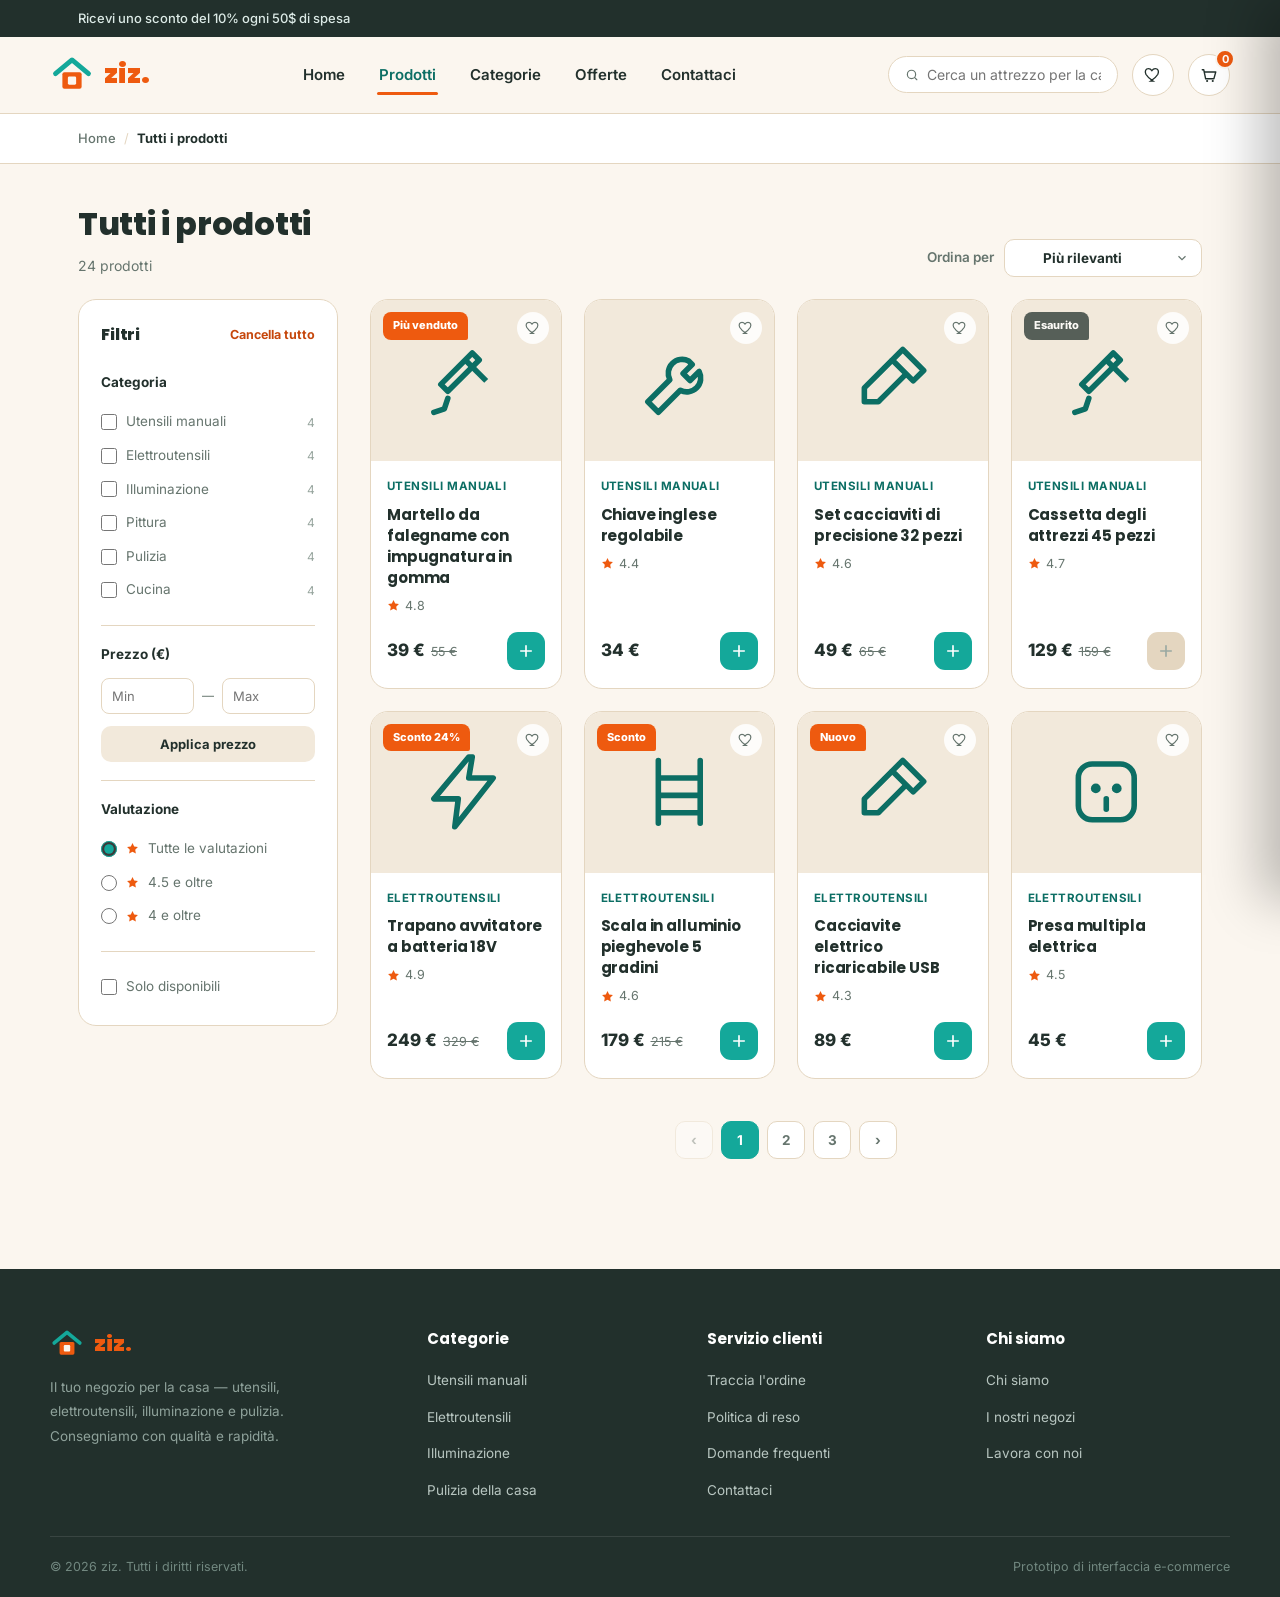
<file: aziz-attrezzi-manuali.html>
<!DOCTYPE html>
<html lang="it" dir="ltr">
<head>
<meta charset="UTF-8">
<meta name="viewport" content="width=device-width, initial-scale=1.0">
<title>ziz | Tutti i prodotti</title>
<link rel="preconnect" href="https://fonts.googleapis.com">
<link href="https://fonts.googleapis.com/css2?family=Poppins:wght@400;500;700;800;900&family=Inter:wght@300;400;500;600&display=swap" rel="stylesheet">
<link rel="stylesheet" href="centro-css.css">
</head>
<body>

<!-- Top utility bar -->
<div class="topbar">
  <div class="wrap">
    <span class="promo">Ricevi uno sconto del 10% ogni 50$ di spesa</span>
    <div class="links">
     
    </div>
  </div>
</div>

<!-- Header -->
<header class="site">
  <div class="wrap header-row">
    <a href="#" class="logo" aria-label="ziz - Pagina principale">
      <svg viewBox="0 0 64 64" fill="none" xmlns="http://www.w3.org/2000/svg">
        <path d="M8 30L32 10L56 30" stroke="#14A89A" stroke-width="7" stroke-linecap="round" stroke-linejoin="round"/>
        <rect x="18" y="28" width="28" height="24" rx="3" fill="#EE5A0F"/>
        <rect x="26" y="34" width="12" height="12" rx="2" fill="#FBF6EF"/>
      </svg>
      <span class="word">ziz<span class="dot">.</span></span>
    </a>

    <nav class="main">
      <a href="#">Home</a>
      <a href="#" class="active">Prodotti</a>
      <a href="#">Categorie</a>
      <a href="#">Offerte</a>
      <a href="#">Contattaci</a>
    </nav>

    <div class="header-actions">
      <div class="search-box">
        <svg width="16" height="16" viewBox="0 0 24 24" fill="none"><circle cx="11" cy="11" r="7" stroke="currentColor" stroke-width="2"/><path d="M20 20L16.5 16.5" stroke="currentColor" stroke-width="2" stroke-linecap="round"/></svg>
        <input type="text" placeholder="Cerca un attrezzo per la casa...">
      </div>
      <button class="icon-btn" aria-label="Preferiti">
        <svg width="18" height="18" viewBox="0 0 24 24" fill="none"><path d="M12 20s-7-4.5-9.5-9C.7 7 2.3 3.5 6 3.5c2.1 0 3.5 1.2 4.5 2.6C11.5 4.7 12.9 3.5 15 3.5c3.7 0 5.3 3.5 3.5 7.5-2.5 4.5-9.5 9-9.5 9z" stroke="#22302C" stroke-width="1.8"/></svg>
      </button>
      <button class="icon-btn" id="cartBtn" aria-label="Carrello" onclick="openCart()">
        <svg width="18" height="18" viewBox="0 0 24 24" fill="none"><path d="M3 5h2l2.5 12h11L21 8H6.5" stroke="#22302C" stroke-width="1.8" stroke-linecap="round" stroke-linejoin="round"/><circle cx="9.5" cy="20" r="1.4" fill="#22302C"/><circle cx="17" cy="20" r="1.4" fill="#22302C"/></svg>
        <span class="cart-count" id="cartCount">0</span>
      </button>
    </div>
  </div>
</header>

<!-- Breadcrumb -->
<div class="breadcrumb">
  <div class="wrap">
    <a href="#">Home</a>
    <span class="sep">/</span>
    <span class="current">Tutti i prodotti</span>
  </div>
</div>

<!-- Page head -->
<div class="page-head">
  <div class="wrap page-head-row">
    <div>
      <h1>Tutti i prodotti</h1>
      <div class="count" id="resultsCount">— prodotti</div>
    </div>
    <div class="head-tools">
      <button class="filter-toggle" onclick="toggleFilters()">
        <svg viewBox="0 0 24 24" fill="none"><path d="M4 6h16M7 12h10M10 18h4" stroke="currentColor" stroke-width="1.8" stroke-linecap="round"/></svg>
        Filtri
      </button>
      <div class="sort-box">
        <span>Ordina per</span>
        <select id="sortSelect">
          <option value="relevance">Più rilevanti</option>
          <option value="price-asc">Prezzo: dal più basso</option>
          <option value="price-desc">Prezzo: dal più alto</option>
          <option value="rating">Più votati</option>
        </select>
      </div>
    </div>
  </div>
</div>

<!-- Shop layout -->
<div class="wrap shop-layout">

  <!-- Filters -->
  <aside class="filters" id="filtersPanel">
    <div class="filters-head">
      <h3>Filtri</h3>
      <button class="clear-filters" onclick="clearFilters()">Cancella tutto</button>
    </div>

    <div class="filter-group">
      <h4>Categoria</h4>
      <div id="catFilters"><!-- injected --></div>
    </div>

    <div class="filter-group">
      <h4>Prezzo (€)</h4>
      <div class="price-inputs">
        <input type="number" id="priceMin" placeholder="Min" min="0">
        <span>—</span>
        <input type="number" id="priceMax" placeholder="Max" min="0">
      </div>
      <button class="price-apply" onclick="renderGrid()">Applica prezzo</button>
    </div>

    <div class="filter-group">
      <h4>Valutazione</h4>
      <label class="filter-check rating-check">
        <span class="lbl">
          <input type="radio" name="rating" value="0" checked onchange="renderGrid()">
          <svg viewBox="0 0 24 24" fill="currentColor"><path d="M12 2l3.1 6.3 6.9 1-5 4.9 1.2 6.8L12 17.8 5.8 21l1.2-6.8-5-4.9 6.9-1L12 2z"/></svg>
          Tutte le valutazioni
        </span>
      </label>
      <label class="filter-check rating-check">
        <span class="lbl">
          <input type="radio" name="rating" value="4.5" onchange="renderGrid()">
          <svg viewBox="0 0 24 24" fill="currentColor"><path d="M12 2l3.1 6.3 6.9 1-5 4.9 1.2 6.8L12 17.8 5.8 21l1.2-6.8-5-4.9 6.9-1L12 2z"/></svg>
          4.5 e oltre
        </span>
      </label>
      <label class="filter-check rating-check">
        <span class="lbl">
          <input type="radio" name="rating" value="4" onchange="renderGrid()">
          <svg viewBox="0 0 24 24" fill="currentColor"><path d="M12 2l3.1 6.3 6.9 1-5 4.9 1.2 6.8L12 17.8 5.8 21l1.2-6.8-5-4.9 6.9-1L12 2z"/></svg>
          4 e oltre
        </span>
      </label>
    </div>

    <div class="filter-group">
      <label class="filter-check">
        <span class="lbl">
          <input type="checkbox" id="inStockOnly" onchange="renderGrid()">
          Solo disponibili
        </span>
      </label>
    </div>
  </aside>

  <!-- Products -->
  <main>
    <div class="prod-grid" id="productGrid"><!-- injected by JS --></div>
    <div class="pagination" id="pagination"><!-- injected by JS --></div>
  </main>
</div>

<!-- Footer -->
<footer>
  <div class="wrap footer-top">
    <div>
      <div class="flogo">
        <svg viewBox="0 0 64 64" fill="none"><path d="M8 30L32 10L56 30" stroke="#14A89A" stroke-width="7" stroke-linecap="round" stroke-linejoin="round"/><rect x="18" y="28" width="28" height="24" rx="3" fill="#EE5A0F"/><rect x="26" y="34" width="12" height="12" rx="2" fill="#FBF6EF"/></svg>
        <span class="word">ziz.</span>
      </div>
      <p class="desc">Il tuo negozio per la casa — utensili, elettroutensili, illuminazione e pulizia. Consegniamo con qualità e rapidità.</p>
    </div>
    <div>
      <h4>Categorie</h4>
      <ul>
        <li><a href="#">Utensili manuali</a></li>
        <li><a href="#">Elettroutensili</a></li>
        <li><a href="#">Illuminazione</a></li>
        <li><a href="#">Pulizia della casa</a></li>
      </ul>
    </div>
    <div>
      <h4>Servizio clienti</h4>
      <ul>
        <li><a href="#">Traccia l'ordine</a></li>
        <li><a href="#">Politica di reso</a></li>
        <li><a href="#">Domande frequenti</a></li>
        <li><a href="#">Contattaci</a></li>
      </ul>
    </div>
    <div>
      <h4>Chi siamo</h4>
      <ul>
        <li><a href="#">Chi siamo</a></li>
        <li><a href="#">I nostri negozi</a></li>
        <li><a href="#">Lavora con noi</a></li>
      </ul>
    </div>
  </div>
  <div class="wrap footer-bottom">
    <span>© 2026 ziz. Tutti i diritti riservati.</span>
    <span>Prototipo di interfaccia e-commerce</span>
  </div>
</footer>

<!-- Cart drawer -->
<div class="overlay" id="overlay" onclick="closeCart()"></div>
<aside class="drawer" id="drawer">
  <div class="drawer-head">
    <h3>Carrello</h3>
    <button class="drawer-close" onclick="closeCart()" aria-label="Chiudi il carrello">
      <svg viewBox="0 0 24 24" fill="none"><path d="M6 6l12 12M18 6L6 18" stroke="#22302C" stroke-width="2" stroke-linecap="round"/></svg>
    </button>
  </div>
  <div class="drawer-items" id="drawerItems"></div>
  <div class="drawer-foot">
    <div class="subtotal-row"><span>Subtotale</span><span class="amt" id="subtotalAmt">0 €</span></div>
    <a href="#" class="btn btn-primary" style="width:100%;">Completa l'ordine</a>
  </div>
</aside>

<script>
  // ---------- Icons ----------
  const ICONS = {
    hammer: `<svg viewBox="0 0 24 24" fill="none"><path d="M14 4l-9 9 2 2 9-9-2-2z" stroke="currentColor" stroke-width="1.6" stroke-linejoin="round"/><path d="M12 6l6 6" stroke="currentColor" stroke-width="1.6"/><path d="M3 21l3-1 1-3" stroke="currentColor" stroke-width="1.6" stroke-linecap="round" stroke-linejoin="round"/></svg>`,
    drill: `<svg viewBox="0 0 24 24" fill="none"><path d="M13 2L3 14h7l-1 8 11-14h-7l1-6z" stroke="currentColor" stroke-width="1.6" stroke-linejoin="round"/></svg>`,
    bulb: `<svg viewBox="0 0 24 24" fill="none"><circle cx="12" cy="8" r="4" stroke="currentColor" stroke-width="1.6"/><path d="M9 12l-2 8h10l-2-8" stroke="currentColor" stroke-width="1.6" stroke-linejoin="round"/></svg>`,
    brush: `<svg viewBox="0 0 24 24" fill="none"><path d="M4 20h16M8 20V10l4-6 4 6v10" stroke="currentColor" stroke-width="1.6" stroke-linejoin="round"/></svg>`,
    spray: `<svg viewBox="0 0 24 24" fill="none"><path d="M9 8h4v13H9zM11 8V4M8 5h6M2 10l3 2M2 14l3-1" stroke="currentColor" stroke-width="1.6" stroke-linecap="round" stroke-linejoin="round"/></svg>`,
    pan: `<svg viewBox="0 0 24 24" fill="none"><circle cx="10" cy="12" r="7" stroke="currentColor" stroke-width="1.6"/><path d="M17 10h5" stroke="currentColor" stroke-width="1.6" stroke-linecap="round"/></svg>`,
    wrench: `<svg viewBox="0 0 24 24" fill="none"><path d="M14.7 6.3a4 4 0 00-5.4 5.4L3 18l3 3 6.3-6.3a4 4 0 005.4-5.4l-2.6 2.6-2-2 2.6-2.6z" stroke="currentColor" stroke-width="1.6" stroke-linejoin="round"/></svg>`,
    ladder: `<svg viewBox="0 0 24 24" fill="none"><path d="M6 3v18M18 3v18M6 8h12M6 13h12M6 18h12" stroke="currentColor" stroke-width="1.6" stroke-linecap="round"/></svg>`,
    screwdriver: `<svg viewBox="0 0 24 24" fill="none"><path d="M15 3l6 6-3 3-6-6 3-3z" stroke="currentColor" stroke-width="1.6" stroke-linejoin="round"/><path d="M12 6L4 14v4h4l8-8" stroke="currentColor" stroke-width="1.6" stroke-linejoin="round"/></svg>`,
    socket: `<svg viewBox="0 0 24 24" fill="none"><rect x="4" y="4" width="16" height="16" rx="4" stroke="currentColor" stroke-width="1.6"/><circle cx="9" cy="11" r="1.4" fill="currentColor"/><circle cx="15" cy="11" r="1.4" fill="currentColor"/><path d="M12 14v3" stroke="currentColor" stroke-width="1.6" stroke-linecap="round"/></svg>`,
    lamp: `<svg viewBox="0 0 24 24" fill="none"><path d="M6 4h12l-3 8H9L6 4z" stroke="currentColor" stroke-width="1.6" stroke-linejoin="round"/><path d="M12 12v6M8 21h8" stroke="currentColor" stroke-width="1.6" stroke-linecap="round"/></svg>`,
    roller: `<svg viewBox="0 0 24 24" fill="none"><rect x="3" y="5" width="14" height="6" rx="2" stroke="currentColor" stroke-width="1.6"/><path d="M13 11v4M13 20v-5M13 20h5" stroke="currentColor" stroke-width="1.6" stroke-linecap="round"/></svg>`,
    mop: `<svg viewBox="0 0 24 24" fill="none"><path d="M12 3v11" stroke="currentColor" stroke-width="1.6" stroke-linecap="round"/><path d="M6 21c0-4 3-6 6-7 3 1 6 3 6 7" stroke="currentColor" stroke-width="1.6" stroke-linecap="round" stroke-linejoin="round"/></svg>`,
    kettle: `<svg viewBox="0 0 24 24" fill="none"><path d="M5 11h11a3 3 0 013 3v0a3 3 0 01-3 3h-1" stroke="currentColor" stroke-width="1.6" stroke-linecap="round"/><path d="M4 11c0 6 3 9 7 9s7-3 7-9" stroke="currentColor" stroke-width="1.6"/><path d="M9 11V7a2 2 0 014 0v4" stroke="currentColor" stroke-width="1.6"/></svg>`,
  };

  // ---------- Categories ----------
  const CATEGORIES = ['Utensili manuali','Elettroutensili','Illuminazione','Pittura','Pulizia','Cucina'];

  // ---------- Product data ----------
  // Campo "image": URL della foto reale del prodotto. Se lasciato null (o se il
  // link non si carica), la scheda mostra automaticamente l'icona come prima:
  // non è mai richiesto avere una foto per ogni prodotto.
  const PRODUCTS = [
    {id:1, cat:'Utensili manuali', name:'Martello da falegname con impugnatura in gomma', icon:'hammer', image:null, price:39, was:55, rating:4.8, badge:'Più venduto', stock:true},
    {id:2, cat:'Utensili manuali', name:'Chiave inglese regolabile', icon:'wrench', image:null, price:34, was:null, rating:4.4, badge:null, stock:true},
    {id:3, cat:'Utensili manuali', name:'Set cacciaviti di precisione 32 pezzi', icon:'screwdriver', image:null, price:49, was:65, rating:4.6, badge:null, stock:true},
    {id:4, cat:'Utensili manuali', name:'Cassetta degli attrezzi 45 pezzi', icon:'hammer', image:null, price:129, was:159, rating:4.7, badge:'Sconto 19%', stock:false},

    {id:5, cat:'Elettroutensili', name:'Trapano avvitatore a batteria 18V', icon:'drill', image:null, price:249, was:329, rating:4.9, badge:'Sconto 24%', stock:true},
    {id:6, cat:'Elettroutensili', name:'Scala in alluminio pieghevole 5 gradini', icon:'ladder', image:null, price:179, was:215, rating:4.6, badge:'Sconto', stock:true},
    {id:7, cat:'Elettroutensili', name:'Cacciavite elettrico ricaricabile USB', icon:'screwdriver', image:null, price:89, was:null, rating:4.3, badge:'Nuovo', stock:true},
    {id:8, cat:'Elettroutensili', name:'Presa multipla elettrica', icon:'socket', image:null, price:45, was:null, rating:4.5, badge:null, stock:true},

    {id:9, cat:'Illuminazione', name:'Lampadina LED smart controllabile', icon:'bulb', image:null, price:29, was:null, rating:4.6, badge:null, stock:true},
    {id:10, cat:'Illuminazione', name:'Lampada da scrivania pieghevole', icon:'lamp', image:null, price:69, was:89, rating:4.4, badge:null, stock:true},
    {id:11, cat:'Illuminazione', name:'Striscia LED colorata 5 metri', icon:'bulb', image:null, price:55, was:75, rating:4.7, badge:'Sconto 27%', stock:true},
    {id:12, cat:'Illuminazione', name:'Lampada da parete esterna impermeabile', icon:'lamp', image:null, price:99, was:null, rating:4.2, badge:null, stock:false},

    {id:13, cat:'Pittura', name:'Set pennelli professionali 5 pezzi', icon:'brush', image:null, price:59, was:79, rating:4.5, badge:null, stock:true},
    {id:14, cat:'Pittura', name:'Rullo per pittura con vaschetta', icon:'roller', image:null, price:35, was:null, rating:4.3, badge:null, stock:true},
    {id:15, cat:'Pittura', name:'Pittura murale per interni 3,6 litri', icon:'brush', image:null, price:145, was:170, rating:4.6, badge:'Sconto', stock:true},
    {id:16, cat:'Pittura', name:'Nastro adesivo di protezione per pittura', icon:'roller', image:null, price:12, was:null, rating:4.1, badge:null, stock:true},

    {id:17, cat:'Pulizia', name:'Detergente spray multiuso', icon:'spray', image:null, price:18, was:null, rating:4.3, badge:'Nuovo', stock:true},
    {id:18, cat:'Pulizia', name:'Scopa a mocio rotante con doppio secchio', icon:'mop', image:null, price:99, was:129, rating:4.8, badge:'Più venduto', stock:true},
    {id:19, cat:'Pulizia', name:'Set spazzole per pulizia domestica', icon:'spray', image:null, price:27, was:null, rating:4.2, badge:null, stock:true},
    {id:20, cat:'Pulizia', name:'Aspirapolvere portatile a batteria', icon:'mop', image:null, price:159, was:199, rating:4.6, badge:'Sconto 20%', stock:false},

    {id:21, cat:'Cucina', name:'Padella antiaderente Tefal 28 cm', icon:'pan', image:null, price:89, was:120, rating:4.7, badge:null, stock:true},
    {id:22, cat:'Cucina', name:'Bollitore elettrico in acciaio inox', icon:'kettle', image:null, price:79, was:99, rating:4.5, badge:null, stock:true},
    {id:23, cat:'Cucina', name:'Set pentole da cucina 8 pezzi', icon:'pan', image:null, price:299, was:359, rating:4.8, badge:'Sconto 17%', stock:true},
    {id:24, cat:'Cucina', name:'Bollitore elettrico con controllo della temperatura', icon:'kettle', image:null, price:119, was:null, rating:4.4, badge:'Nuovo', stock:true},
  ];

  const PAGE_SIZE = 8;
  let currentPage = 1;

  // ---------- Build category filter checkboxes ----------
  const catFiltersEl = document.getElementById('catFilters');
  catFiltersEl.innerHTML = CATEGORIES.map(cat => {
    const count = PRODUCTS.filter(p => p.cat === cat).length;
    return `
      <label class="filter-check">
        <span class="lbl">
          <input type="checkbox" class="cat-check" value="${cat}" onchange="renderGrid()">
          ${cat}
        </span>
        <span class="cnt">${count}</span>
      </label>`;
  }).join('');

  function getSelectedCats(){
    return Array.from(document.querySelectorAll('.cat-check:checked')).map(c => c.value);
  }

  function getFiltered(){
    const cats = getSelectedCats();
    const min = parseFloat(document.getElementById('priceMin').value);
    const max = parseFloat(document.getElementById('priceMax').value);
    const minRating = parseFloat(document.querySelector('input[name="rating"]:checked').value);
    const stockOnly = document.getElementById('inStockOnly').checked;

    let list = PRODUCTS.filter(p => {
      if(cats.length && !cats.includes(p.cat)) return false;
      if(!isNaN(min) && p.price < min) return false;
      if(!isNaN(max) && p.price > max) return false;
      if(p.rating < minRating) return false;
      if(stockOnly && !p.stock) return false;
      return true;
    });

    const sort = document.getElementById('sortSelect').value;
    if(sort === 'price-asc') list.sort((a,b) => a.price - b.price);
    else if(sort === 'price-desc') list.sort((a,b) => b.price - a.price);
    else if(sort === 'rating') list.sort((a,b) => b.rating - a.rating);

    return list;
  }

  function cardHTML(p){
    return `
    <article class="prod-card">
      <div class="prod-media">
        ${p.badge && p.stock ? `<span class="badge">${p.badge}</span>` : ''}
        ${!p.stock ? `<span class="badge out">Esaurito</span>` : ''}
        <button class="fav-btn" onclick="this.classList.toggle('active')" aria-label="Aggiungi ai preferiti">
          <svg viewBox="0 0 24 24" fill="none"><path d="M12 20s-7-4.5-9.5-9C.7 7 2.3 3.5 6 3.5c2.1 0 3.5 1.2 4.5 2.6C11.5 4.7 12.9 3.5 15 3.5c3.7 0 5.3 3.5 3.5 7.5-2.5 4.5-9.5 9-9.5 9z" stroke="currentColor" stroke-width="1.8"/></svg>
        </button>
        ${ICONS[p.icon]}
        ${p.image ? `<img src="${p.image}" alt="${p.name}" loading="lazy" onerror="this.remove()">` : ''}
      </div>
      <div class="prod-body">
        <span class="prod-cat">${p.cat}</span>
        <h3 class="prod-name">${p.name}</h3>
        <div class="prod-rating">
          <svg viewBox="0 0 24 24" fill="currentColor"><path d="M12 2l3.1 6.3 6.9 1-5 4.9 1.2 6.8L12 17.8 5.8 21l1.2-6.8-5-4.9 6.9-1L12 2z"/></svg>
          ${p.rating}
        </div>
        <div class="prod-foot">
          <div class="price">
            <span class="now">${p.price} €</span>
            ${p.was ? `<span class="was">${p.was} €</span>` : ''}
          </div>
          <button class="add-btn" aria-label="Aggiungi al carrello" onclick="addToCart(${p.id})" ${!p.stock ? 'disabled' : ''}>
            <svg viewBox="0 0 24 24" fill="none"><path d="M12 5v14M5 12h14" stroke="currentColor" stroke-width="2.2" stroke-linecap="round"/></svg>
          </button>
        </div>
      </div>
    </article>`;
  }

  function renderGrid(){
    currentPage = Math.min(currentPage, 1e9);
    const filtered = getFiltered();
    const totalPages = Math.max(1, Math.ceil(filtered.length / PAGE_SIZE));
    if(currentPage > totalPages) currentPage = totalPages;

    document.getElementById('resultsCount').textContent = `${filtered.length} prodotti`;

    const grid = document.getElementById('productGrid');
    if(filtered.length === 0){
      grid.classList.add('empty');
      grid.innerHTML = `
        <div class="results-empty show">
          <svg viewBox="0 0 24 24" fill="none"><circle cx="11" cy="11" r="7" stroke="currentColor" stroke-width="1.6"/><path d="M20 20L16.5 16.5" stroke="currentColor" stroke-width="1.6" stroke-linecap="round"/></svg>
          <p>Nessun prodotto trovato</p>
          <span>Prova a modificare i filtri o cancellali per vedere tutti i prodotti</span>
        </div>`;
      document.getElementById('pagination').innerHTML = '';
      return;
    }
    grid.classList.remove('empty');

    const start = (currentPage - 1) * PAGE_SIZE;
    const pageItems = filtered.slice(start, start + PAGE_SIZE);
    grid.innerHTML = pageItems.map(cardHTML).join('');

    renderPagination(totalPages);
  }

  function renderPagination(totalPages){
    const el = document.getElementById('pagination');
    if(totalPages <= 1){ el.innerHTML = ''; return; }
    let html = `<button class="page-btn" ${currentPage===1?'disabled':''} onclick="goPage(${currentPage-1})" aria-label="Precedente">‹</button>`;
    for(let i=1; i<=totalPages; i++){
      html += `<button class="page-btn ${i===currentPage?'active':''}" onclick="goPage(${i})">${i}</button>`;
    }
    html += `<button class="page-btn" ${currentPage===totalPages?'disabled':''} onclick="goPage(${currentPage+1})" aria-label="Successivo">›</button>`;
    el.innerHTML = html;
  }

  function goPage(n){
    currentPage = n;
    renderGrid();
    document.querySelector('.page-head').scrollIntoView({behavior:'smooth', block:'start'});
  }

  function clearFilters(){
    document.querySelectorAll('.cat-check').forEach(c => c.checked = false);
    document.getElementById('priceMin').value = '';
    document.getElementById('priceMax').value = '';
    document.querySelector('input[name="rating"][value="0"]').checked = true;
    document.getElementById('inStockOnly').checked = false;
    document.getElementById('sortSelect').value = 'relevance';
    currentPage = 1;
    renderGrid();
  }

  document.getElementById('sortSelect').addEventListener('change', () => { currentPage = 1; renderGrid(); });

  function toggleFilters(){
    document.getElementById('filtersPanel').classList.toggle('open');
  }

  // ---------- Cart logic ----------
  let cart = {}; // id -> qty

  function addToCart(id){
    cart[id] = (cart[id] || 0) + 1;
    renderCart();
    openCart();
  }
  function changeQty(id, delta){
    cart[id] = (cart[id] || 0) + delta;
    if(cart[id] <= 0) delete cart[id];
    renderCart();
  }
  function removeItem(id){
    delete cart[id];
    renderCart();
  }

  function renderCart(){
    const items = Object.entries(cart);
    const countEl = document.getElementById('cartCount');
    const totalQty = items.reduce((s,[,q]) => s+q, 0);
    countEl.textContent = totalQty;

    const container = document.getElementById('drawerItems');
    if(items.length === 0){
      container.innerHTML = `
        <div class="cart-empty">
          <svg viewBox="0 0 24 24" fill="none"><path d="M3 5h2l2.5 12h11L21 8H6.5" stroke="currentColor" stroke-width="1.6" stroke-linecap="round" stroke-linejoin="round"/><circle cx="9.5" cy="20" r="1.4" fill="currentColor"/><circle cx="17" cy="20" r="1.4" fill="currentColor"/></svg>
          <p>Il tuo carrello è vuoto</p>
        </div>`;
      document.getElementById('subtotalAmt').textContent = '0 €';
      return;
    }

    let subtotal = 0;
    container.innerHTML = items.map(([id, qty]) => {
      const p = PRODUCTS.find(x => x.id == id);
      subtotal += p.price * qty;
      return `
        <div class="cart-item">
          <div class="thumb">${ICONS[p.icon]}${p.image ? `<img src="${p.image}" alt="${p.name}" onerror="this.remove()">` : ''}</div>
          <div class="cart-item-body">
            <span class="name">${p.name}</span>
            <div class="qty-row">
              <div class="qty-ctrl">
                <button onclick="changeQty(${p.id}, -1)" aria-label="Diminuisci quantità">−</button>
                <span>${qty}</span>
                <button onclick="changeQty(${p.id}, 1)" aria-label="Aumenta quantità">+</button>
              </div>
              <span class="price-tag">${p.price * qty} €</span>
            </div>
            <a href="#" class="remove-btn" onclick="removeItem(${p.id}); return false;">Rimuovi</a>
          </div>
        </div>`;
    }).join('');
    document.getElementById('subtotalAmt').textContent = subtotal + ' €';
  }

  function openCart(){
    document.getElementById('drawer').classList.add('open');
    document.getElementById('overlay').classList.add('open');
  }
  function closeCart(){
    document.getElementById('drawer').classList.remove('open');
    document.getElementById('overlay').classList.remove('open');
  }

  renderCart();
  renderGrid();
</script>

</body>
</html>
</file>
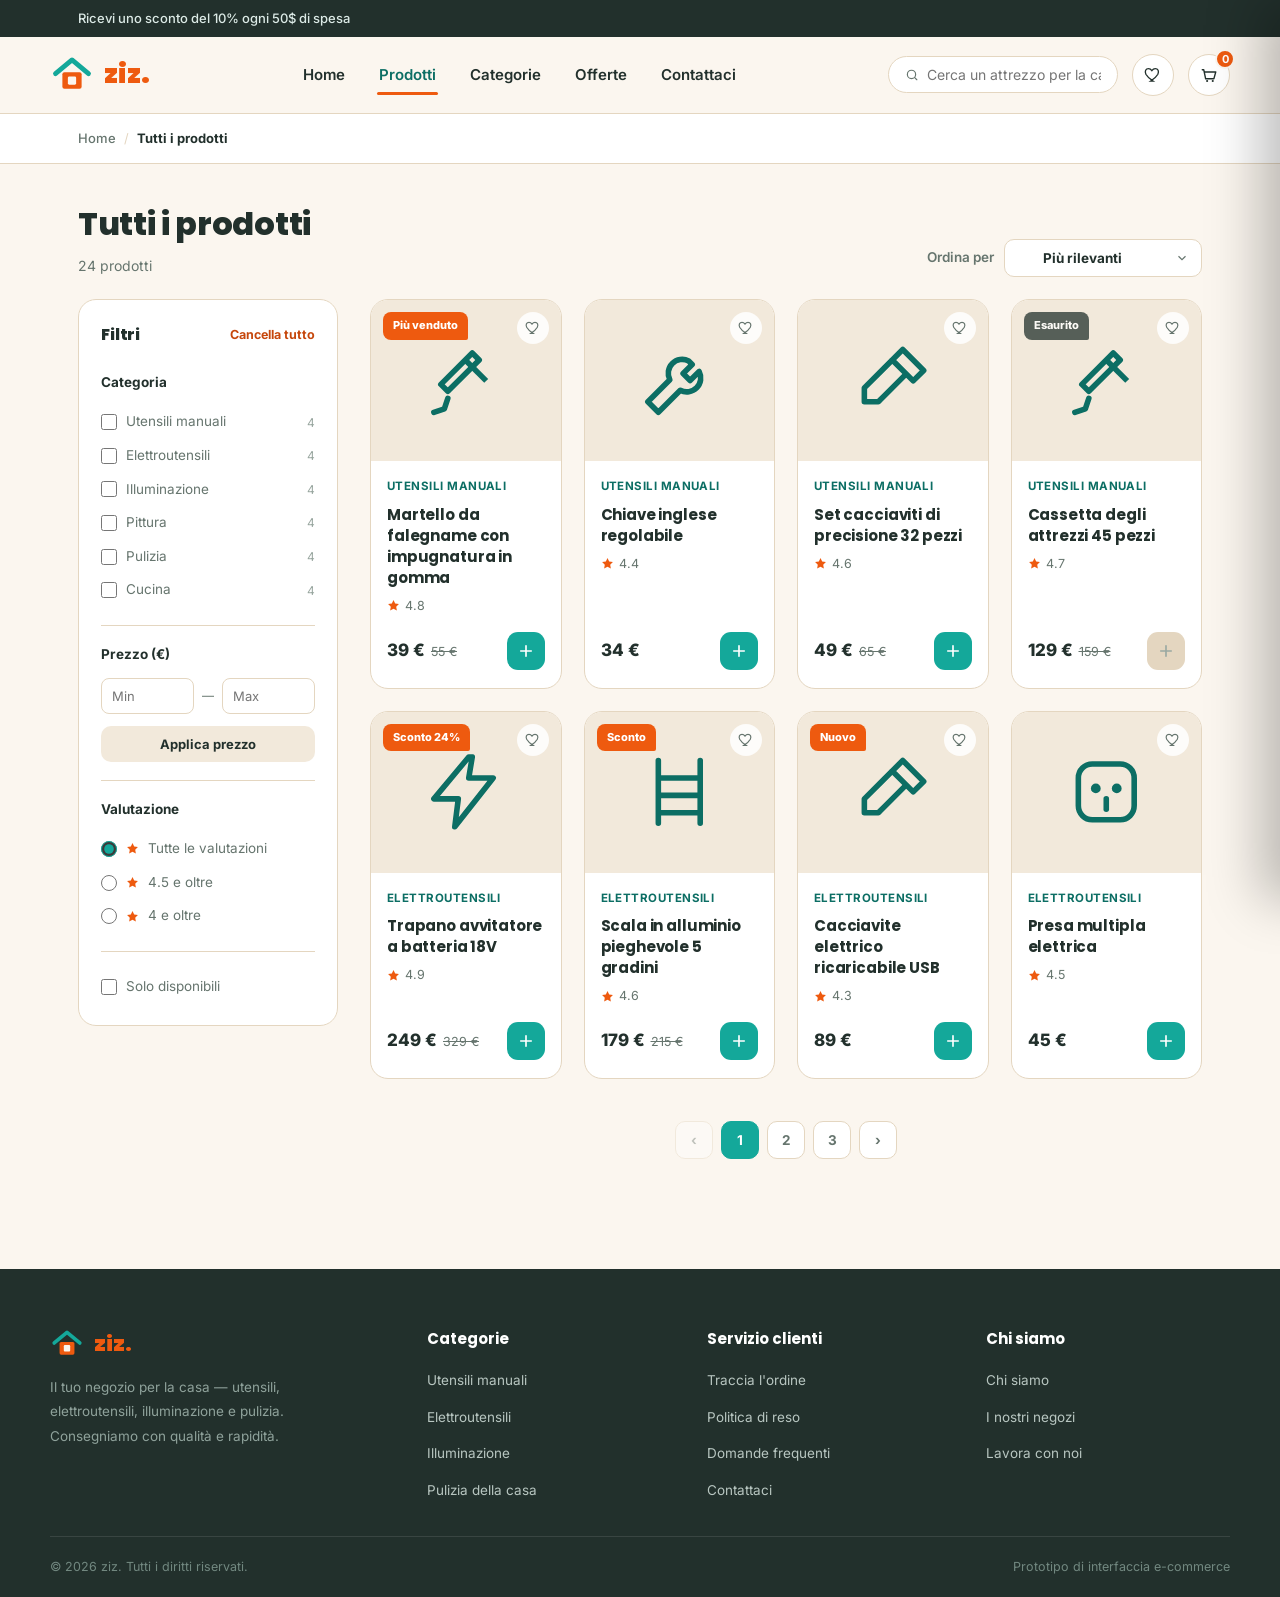
<file: aziz-cucina.html>
<!DOCTYPE html>
<html lang="it" dir="ltr">
<head>
<meta charset="UTF-8">
<meta name="viewport" content="width=device-width, initial-scale=1.0">
<title>ziz | Tutti i prodotti</title>
<link rel="preconnect" href="https://fonts.googleapis.com">
<link href="https://fonts.googleapis.com/css2?family=Poppins:wght@400;500;700;800;900&family=Inter:wght@300;400;500;600&display=swap" rel="stylesheet">
<link rel="stylesheet" href="centro-css.css">
</head>
<body>

<!-- Top utility bar -->
<div class="topbar">
  <div class="wrap">
    <span class="promo">Ricevi uno sconto del 10% ogni 50$ di spesa</span>
    <div class="links">
    
    </div>
  </div>
</div>

<!-- Header -->
<header class="site">
  <div class="wrap header-row">
    <a href="#" class="logo" aria-label="ziz - Pagina principale">
      <svg viewBox="0 0 64 64" fill="none" xmlns="http://www.w3.org/2000/svg">
        <path d="M8 30L32 10L56 30" stroke="#14A89A" stroke-width="7" stroke-linecap="round" stroke-linejoin="round"/>
        <rect x="18" y="28" width="28" height="24" rx="3" fill="#EE5A0F"/>
        <rect x="26" y="34" width="12" height="12" rx="2" fill="#FBF6EF"/>
      </svg>
      <span class="word">ziz<span class="dot">.</span></span>
    </a>

    <nav class="main">
      <a href="#">Home</a>
      <a href="#" class="active">Prodotti</a>
      <a href="#">Categorie</a>
      <a href="#">Offerte</a>
      <a href="#">Contattaci</a>
    </nav>

    <div class="header-actions">
      <div class="search-box">
        <svg width="16" height="16" viewBox="0 0 24 24" fill="none"><circle cx="11" cy="11" r="7" stroke="currentColor" stroke-width="2"/><path d="M20 20L16.5 16.5" stroke="currentColor" stroke-width="2" stroke-linecap="round"/></svg>
        <input type="text" placeholder="Cerca un attrezzo per la casa...">
      </div>
      <button class="icon-btn" aria-label="Preferiti">
        <svg width="18" height="18" viewBox="0 0 24 24" fill="none"><path d="M12 20s-7-4.5-9.5-9C.7 7 2.3 3.5 6 3.5c2.1 0 3.5 1.2 4.5 2.6C11.5 4.7 12.9 3.5 15 3.5c3.7 0 5.3 3.5 3.5 7.5-2.5 4.5-9.5 9-9.5 9z" stroke="#22302C" stroke-width="1.8"/></svg>
      </button>
      <button class="icon-btn" id="cartBtn" aria-label="Carrello" onclick="openCart()">
        <svg width="18" height="18" viewBox="0 0 24 24" fill="none"><path d="M3 5h2l2.5 12h11L21 8H6.5" stroke="#22302C" stroke-width="1.8" stroke-linecap="round" stroke-linejoin="round"/><circle cx="9.5" cy="20" r="1.4" fill="#22302C"/><circle cx="17" cy="20" r="1.4" fill="#22302C"/></svg>
        <span class="cart-count" id="cartCount">0</span>
      </button>
    </div>
  </div>
</header>

<!-- Breadcrumb -->
<div class="breadcrumb">
  <div class="wrap">
    <a href="#">Home</a>
    <span class="sep">/</span>
    <span class="current">Tutti i prodotti</span>
  </div>
</div>

<!-- Page head -->
<div class="page-head">
  <div class="wrap page-head-row">
    <div>
      <h1>Tutti i prodotti</h1>
      <div class="count" id="resultsCount">— prodotti</div>
    </div>
    <div class="head-tools">
      <button class="filter-toggle" onclick="toggleFilters()">
        <svg viewBox="0 0 24 24" fill="none"><path d="M4 6h16M7 12h10M10 18h4" stroke="currentColor" stroke-width="1.8" stroke-linecap="round"/></svg>
        Filtri
      </button>
      <div class="sort-box">
        <span>Ordina per</span>
        <select id="sortSelect">
          <option value="relevance">Più rilevanti</option>
          <option value="price-asc">Prezzo: dal più basso</option>
          <option value="price-desc">Prezzo: dal più alto</option>
          <option value="rating">Più votati</option>
        </select>
      </div>
    </div>
  </div>
</div>

<!-- Shop layout -->
<div class="wrap shop-layout">

  <!-- Filters -->
  <aside class="filters" id="filtersPanel">
    <div class="filters-head">
      <h3>Filtri</h3>
      <button class="clear-filters" onclick="clearFilters()">Cancella tutto</button>
    </div>

    <div class="filter-group">
      <h4>Categoria</h4>
      <div id="catFilters"><!-- injected --></div>
    </div>

    <div class="filter-group">
      <h4>Prezzo (€)</h4>
      <div class="price-inputs">
        <input type="number" id="priceMin" placeholder="Min" min="0">
        <span>—</span>
        <input type="number" id="priceMax" placeholder="Max" min="0">
      </div>
      <button class="price-apply" onclick="renderGrid()">Applica prezzo</button>
    </div>

    <div class="filter-group">
      <h4>Valutazione</h4>
      <label class="filter-check rating-check">
        <span class="lbl">
          <input type="radio" name="rating" value="0" checked onchange="renderGrid()">
          <svg viewBox="0 0 24 24" fill="currentColor"><path d="M12 2l3.1 6.3 6.9 1-5 4.9 1.2 6.8L12 17.8 5.8 21l1.2-6.8-5-4.9 6.9-1L12 2z"/></svg>
          Tutte le valutazioni
        </span>
      </label>
      <label class="filter-check rating-check">
        <span class="lbl">
          <input type="radio" name="rating" value="4.5" onchange="renderGrid()">
          <svg viewBox="0 0 24 24" fill="currentColor"><path d="M12 2l3.1 6.3 6.9 1-5 4.9 1.2 6.8L12 17.8 5.8 21l1.2-6.8-5-4.9 6.9-1L12 2z"/></svg>
          4.5 e oltre
        </span>
      </label>
      <label class="filter-check rating-check">
        <span class="lbl">
          <input type="radio" name="rating" value="4" onchange="renderGrid()">
          <svg viewBox="0 0 24 24" fill="currentColor"><path d="M12 2l3.1 6.3 6.9 1-5 4.9 1.2 6.8L12 17.8 5.8 21l1.2-6.8-5-4.9 6.9-1L12 2z"/></svg>
          4 e oltre
        </span>
      </label>
    </div>

    <div class="filter-group">
      <label class="filter-check">
        <span class="lbl">
          <input type="checkbox" id="inStockOnly" onchange="renderGrid()">
          Solo disponibili
        </span>
      </label>
    </div>
  </aside>

  <!-- Products -->
  <main>
    <div class="prod-grid" id="productGrid"><!-- injected by JS --></div>
    <div class="pagination" id="pagination"><!-- injected by JS --></div>
  </main>
</div>

<!-- Footer -->
<footer>
  <div class="wrap footer-top">
    <div>
      <div class="flogo">
        <svg viewBox="0 0 64 64" fill="none"><path d="M8 30L32 10L56 30" stroke="#14A89A" stroke-width="7" stroke-linecap="round" stroke-linejoin="round"/><rect x="18" y="28" width="28" height="24" rx="3" fill="#EE5A0F"/><rect x="26" y="34" width="12" height="12" rx="2" fill="#FBF6EF"/></svg>
        <span class="word">ziz.</span>
      </div>
      <p class="desc">Il tuo negozio per la casa — utensili, elettroutensili, illuminazione e pulizia. Consegniamo con qualità e rapidità.</p>
    </div>
    <div>
      <h4>Categorie</h4>
      <ul>
        <li><a href="#">Utensili manuali</a></li>
        <li><a href="#">Elettroutensili</a></li>
        <li><a href="#">Illuminazione</a></li>
        <li><a href="#">Pulizia della casa</a></li>
      </ul>
    </div>
    <div>
      <h4>Servizio clienti</h4>
      <ul>
        <li><a href="#">Traccia l'ordine</a></li>
        <li><a href="#">Politica di reso</a></li>
        <li><a href="#">Domande frequenti</a></li>
        <li><a href="#">Contattaci</a></li>
      </ul>
    </div>
    <div>
      <h4>Chi siamo</h4>
      <ul>
        <li><a href="#">Chi siamo</a></li>
        <li><a href="#">I nostri negozi</a></li>
        <li><a href="#">Lavora con noi</a></li>
      </ul>
    </div>
  </div>
  <div class="wrap footer-bottom">
    <span>© 2026 ziz. Tutti i diritti riservati.</span>
    <span>Prototipo di interfaccia e-commerce</span>
  </div>
</footer>

<!-- Cart drawer -->
<div class="overlay" id="overlay" onclick="closeCart()"></div>
<aside class="drawer" id="drawer">
  <div class="drawer-head">
    <h3>Carrello</h3>
    <button class="drawer-close" onclick="closeCart()" aria-label="Chiudi il carrello">
      <svg viewBox="0 0 24 24" fill="none"><path d="M6 6l12 12M18 6L6 18" stroke="#22302C" stroke-width="2" stroke-linecap="round"/></svg>
    </button>
  </div>
  <div class="drawer-items" id="drawerItems"></div>
  <div class="drawer-foot">
    <div class="subtotal-row"><span>Subtotale</span><span class="amt" id="subtotalAmt">0 €</span></div>
    <a href="#" class="btn btn-primary" style="width:100%;">Completa l'ordine</a>
  </div>
</aside>

<script>
  // ---------- Icons ----------
  const ICONS = {
    hammer: `<svg viewBox="0 0 24 24" fill="none"><path d="M14 4l-9 9 2 2 9-9-2-2z" stroke="currentColor" stroke-width="1.6" stroke-linejoin="round"/><path d="M12 6l6 6" stroke="currentColor" stroke-width="1.6"/><path d="M3 21l3-1 1-3" stroke="currentColor" stroke-width="1.6" stroke-linecap="round" stroke-linejoin="round"/></svg>`,
    drill: `<svg viewBox="0 0 24 24" fill="none"><path d="M13 2L3 14h7l-1 8 11-14h-7l1-6z" stroke="currentColor" stroke-width="1.6" stroke-linejoin="round"/></svg>`,
    bulb: `<svg viewBox="0 0 24 24" fill="none"><circle cx="12" cy="8" r="4" stroke="currentColor" stroke-width="1.6"/><path d="M9 12l-2 8h10l-2-8" stroke="currentColor" stroke-width="1.6" stroke-linejoin="round"/></svg>`,
    brush: `<svg viewBox="0 0 24 24" fill="none"><path d="M4 20h16M8 20V10l4-6 4 6v10" stroke="currentColor" stroke-width="1.6" stroke-linejoin="round"/></svg>`,
    spray: `<svg viewBox="0 0 24 24" fill="none"><path d="M9 8h4v13H9zM11 8V4M8 5h6M2 10l3 2M2 14l3-1" stroke="currentColor" stroke-width="1.6" stroke-linecap="round" stroke-linejoin="round"/></svg>`,
    pan: `<svg viewBox="0 0 24 24" fill="none"><circle cx="10" cy="12" r="7" stroke="currentColor" stroke-width="1.6"/><path d="M17 10h5" stroke="currentColor" stroke-width="1.6" stroke-linecap="round"/></svg>`,
    wrench: `<svg viewBox="0 0 24 24" fill="none"><path d="M14.7 6.3a4 4 0 00-5.4 5.4L3 18l3 3 6.3-6.3a4 4 0 005.4-5.4l-2.6 2.6-2-2 2.6-2.6z" stroke="currentColor" stroke-width="1.6" stroke-linejoin="round"/></svg>`,
    ladder: `<svg viewBox="0 0 24 24" fill="none"><path d="M6 3v18M18 3v18M6 8h12M6 13h12M6 18h12" stroke="currentColor" stroke-width="1.6" stroke-linecap="round"/></svg>`,
    screwdriver: `<svg viewBox="0 0 24 24" fill="none"><path d="M15 3l6 6-3 3-6-6 3-3z" stroke="currentColor" stroke-width="1.6" stroke-linejoin="round"/><path d="M12 6L4 14v4h4l8-8" stroke="currentColor" stroke-width="1.6" stroke-linejoin="round"/></svg>`,
    socket: `<svg viewBox="0 0 24 24" fill="none"><rect x="4" y="4" width="16" height="16" rx="4" stroke="currentColor" stroke-width="1.6"/><circle cx="9" cy="11" r="1.4" fill="currentColor"/><circle cx="15" cy="11" r="1.4" fill="currentColor"/><path d="M12 14v3" stroke="currentColor" stroke-width="1.6" stroke-linecap="round"/></svg>`,
    lamp: `<svg viewBox="0 0 24 24" fill="none"><path d="M6 4h12l-3 8H9L6 4z" stroke="currentColor" stroke-width="1.6" stroke-linejoin="round"/><path d="M12 12v6M8 21h8" stroke="currentColor" stroke-width="1.6" stroke-linecap="round"/></svg>`,
    roller: `<svg viewBox="0 0 24 24" fill="none"><rect x="3" y="5" width="14" height="6" rx="2" stroke="currentColor" stroke-width="1.6"/><path d="M13 11v4M13 20v-5M13 20h5" stroke="currentColor" stroke-width="1.6" stroke-linecap="round"/></svg>`,
    mop: `<svg viewBox="0 0 24 24" fill="none"><path d="M12 3v11" stroke="currentColor" stroke-width="1.6" stroke-linecap="round"/><path d="M6 21c0-4 3-6 6-7 3 1 6 3 6 7" stroke="currentColor" stroke-width="1.6" stroke-linecap="round" stroke-linejoin="round"/></svg>`,
    kettle: `<svg viewBox="0 0 24 24" fill="none"><path d="M5 11h11a3 3 0 013 3v0a3 3 0 01-3 3h-1" stroke="currentColor" stroke-width="1.6" stroke-linecap="round"/><path d="M4 11c0 6 3 9 7 9s7-3 7-9" stroke="currentColor" stroke-width="1.6"/><path d="M9 11V7a2 2 0 014 0v4" stroke="currentColor" stroke-width="1.6"/></svg>`,
  };

  // ---------- Categories ----------
  const CATEGORIES = ['Utensili manuali','Elettroutensili','Illuminazione','Pittura','Pulizia','Cucina'];

  // ---------- Product data ----------
  // Campo "image": URL della foto reale del prodotto. Se lasciato null (o se il
  // link non si carica), la scheda mostra automaticamente l'icona come prima:
  // non è mai richiesto avere una foto per ogni prodotto.
  const PRODUCTS = [
    {id:1, cat:'Utensili manuali', name:'Martello da falegname con impugnatura in gomma', icon:'hammer', image:null, price:39, was:55, rating:4.8, badge:'Più venduto', stock:true},
    {id:2, cat:'Utensili manuali', name:'Chiave inglese regolabile', icon:'wrench', image:null, price:34, was:null, rating:4.4, badge:null, stock:true},
    {id:3, cat:'Utensili manuali', name:'Set cacciaviti di precisione 32 pezzi', icon:'screwdriver', image:null, price:49, was:65, rating:4.6, badge:null, stock:true},
    {id:4, cat:'Utensili manuali', name:'Cassetta degli attrezzi 45 pezzi', icon:'hammer', image:null, price:129, was:159, rating:4.7, badge:'Sconto 19%', stock:false},

    {id:5, cat:'Elettroutensili', name:'Trapano avvitatore a batteria 18V', icon:'drill', image:null, price:249, was:329, rating:4.9, badge:'Sconto 24%', stock:true},
    {id:6, cat:'Elettroutensili', name:'Scala in alluminio pieghevole 5 gradini', icon:'ladder', image:null, price:179, was:215, rating:4.6, badge:'Sconto', stock:true},
    {id:7, cat:'Elettroutensili', name:'Cacciavite elettrico ricaricabile USB', icon:'screwdriver', image:null, price:89, was:null, rating:4.3, badge:'Nuovo', stock:true},
    {id:8, cat:'Elettroutensili', name:'Presa multipla elettrica', icon:'socket', image:null, price:45, was:null, rating:4.5, badge:null, stock:true},

    {id:9, cat:'Illuminazione', name:'Lampadina LED smart controllabile', icon:'bulb', image:null, price:29, was:null, rating:4.6, badge:null, stock:true},
    {id:10, cat:'Illuminazione', name:'Lampada da scrivania pieghevole', icon:'lamp', image:null, price:69, was:89, rating:4.4, badge:null, stock:true},
    {id:11, cat:'Illuminazione', name:'Striscia LED colorata 5 metri', icon:'bulb', image:null, price:55, was:75, rating:4.7, badge:'Sconto 27%', stock:true},
    {id:12, cat:'Illuminazione', name:'Lampada da parete esterna impermeabile', icon:'lamp', image:null, price:99, was:null, rating:4.2, badge:null, stock:false},

    {id:13, cat:'Pittura', name:'Set pennelli professionali 5 pezzi', icon:'brush', image:null, price:59, was:79, rating:4.5, badge:null, stock:true},
    {id:14, cat:'Pittura', name:'Rullo per pittura con vaschetta', icon:'roller', image:null, price:35, was:null, rating:4.3, badge:null, stock:true},
    {id:15, cat:'Pittura', name:'Pittura murale per interni 3,6 litri', icon:'brush', image:null, price:145, was:170, rating:4.6, badge:'Sconto', stock:true},
    {id:16, cat:'Pittura', name:'Nastro adesivo di protezione per pittura', icon:'roller', image:null, price:12, was:null, rating:4.1, badge:null, stock:true},

    {id:17, cat:'Pulizia', name:'Detergente spray multiuso', icon:'spray', image:null, price:18, was:null, rating:4.3, badge:'Nuovo', stock:true},
    {id:18, cat:'Pulizia', name:'Scopa a mocio rotante con doppio secchio', icon:'mop', image:null, price:99, was:129, rating:4.8, badge:'Più venduto', stock:true},
    {id:19, cat:'Pulizia', name:'Set spazzole per pulizia domestica', icon:'spray', image:null, price:27, was:null, rating:4.2, badge:null, stock:true},
    {id:20, cat:'Pulizia', name:'Aspirapolvere portatile a batteria', icon:'mop', image:null, price:159, was:199, rating:4.6, badge:'Sconto 20%', stock:false},

    {id:21, cat:'Cucina', name:'Padella antiaderente Tefal 28 cm', icon:'pan', image:null, price:89, was:120, rating:4.7, badge:null, stock:true},
    {id:22, cat:'Cucina', name:'Bollitore elettrico in acciaio inox', icon:'kettle', image:null, price:79, was:99, rating:4.5, badge:null, stock:true},
    {id:23, cat:'Cucina', name:'Set pentole da cucina 8 pezzi', icon:'pan', image:null, price:299, was:359, rating:4.8, badge:'Sconto 17%', stock:true},
    {id:24, cat:'Cucina', name:'Bollitore elettrico con controllo della temperatura', icon:'kettle', image:null, price:119, was:null, rating:4.4, badge:'Nuovo', stock:true},
  ];

  const PAGE_SIZE = 8;
  let currentPage = 1;

  // ---------- Build category filter checkboxes ----------
  const catFiltersEl = document.getElementById('catFilters');
  catFiltersEl.innerHTML = CATEGORIES.map(cat => {
    const count = PRODUCTS.filter(p => p.cat === cat).length;
    return `
      <label class="filter-check">
        <span class="lbl">
          <input type="checkbox" class="cat-check" value="${cat}" onchange="renderGrid()">
          ${cat}
        </span>
        <span class="cnt">${count}</span>
      </label>`;
  }).join('');

  function getSelectedCats(){
    return Array.from(document.querySelectorAll('.cat-check:checked')).map(c => c.value);
  }

  function getFiltered(){
    const cats = getSelectedCats();
    const min = parseFloat(document.getElementById('priceMin').value);
    const max = parseFloat(document.getElementById('priceMax').value);
    const minRating = parseFloat(document.querySelector('input[name="rating"]:checked').value);
    const stockOnly = document.getElementById('inStockOnly').checked;

    let list = PRODUCTS.filter(p => {
      if(cats.length && !cats.includes(p.cat)) return false;
      if(!isNaN(min) && p.price < min) return false;
      if(!isNaN(max) && p.price > max) return false;
      if(p.rating < minRating) return false;
      if(stockOnly && !p.stock) return false;
      return true;
    });

    const sort = document.getElementById('sortSelect').value;
    if(sort === 'price-asc') list.sort((a,b) => a.price - b.price);
    else if(sort === 'price-desc') list.sort((a,b) => b.price - a.price);
    else if(sort === 'rating') list.sort((a,b) => b.rating - a.rating);

    return list;
  }

  function cardHTML(p){
    return `
    <article class="prod-card">
      <div class="prod-media">
        ${p.badge && p.stock ? `<span class="badge">${p.badge}</span>` : ''}
        ${!p.stock ? `<span class="badge out">Esaurito</span>` : ''}
        <button class="fav-btn" onclick="this.classList.toggle('active')" aria-label="Aggiungi ai preferiti">
          <svg viewBox="0 0 24 24" fill="none"><path d="M12 20s-7-4.5-9.5-9C.7 7 2.3 3.5 6 3.5c2.1 0 3.5 1.2 4.5 2.6C11.5 4.7 12.9 3.5 15 3.5c3.7 0 5.3 3.5 3.5 7.5-2.5 4.5-9.5 9-9.5 9z" stroke="currentColor" stroke-width="1.8"/></svg>
        </button>
        ${ICONS[p.icon]}
        ${p.image ? `<img src="${p.image}" alt="${p.name}" loading="lazy" onerror="this.remove()">` : ''}
      </div>
      <div class="prod-body">
        <span class="prod-cat">${p.cat}</span>
        <h3 class="prod-name">${p.name}</h3>
        <div class="prod-rating">
          <svg viewBox="0 0 24 24" fill="currentColor"><path d="M12 2l3.1 6.3 6.9 1-5 4.9 1.2 6.8L12 17.8 5.8 21l1.2-6.8-5-4.9 6.9-1L12 2z"/></svg>
          ${p.rating}
        </div>
        <div class="prod-foot">
          <div class="price">
            <span class="now">${p.price} €</span>
            ${p.was ? `<span class="was">${p.was} €</span>` : ''}
          </div>
          <button class="add-btn" aria-label="Aggiungi al carrello" onclick="addToCart(${p.id})" ${!p.stock ? 'disabled' : ''}>
            <svg viewBox="0 0 24 24" fill="none"><path d="M12 5v14M5 12h14" stroke="currentColor" stroke-width="2.2" stroke-linecap="round"/></svg>
          </button>
        </div>
      </div>
    </article>`;
  }

  function renderGrid(){
    currentPage = Math.min(currentPage, 1e9);
    const filtered = getFiltered();
    const totalPages = Math.max(1, Math.ceil(filtered.length / PAGE_SIZE));
    if(currentPage > totalPages) currentPage = totalPages;

    document.getElementById('resultsCount').textContent = `${filtered.length} prodotti`;

    const grid = document.getElementById('productGrid');
    if(filtered.length === 0){
      grid.classList.add('empty');
      grid.innerHTML = `
        <div class="results-empty show">
          <svg viewBox="0 0 24 24" fill="none"><circle cx="11" cy="11" r="7" stroke="currentColor" stroke-width="1.6"/><path d="M20 20L16.5 16.5" stroke="currentColor" stroke-width="1.6" stroke-linecap="round"/></svg>
          <p>Nessun prodotto trovato</p>
          <span>Prova a modificare i filtri o cancellali per vedere tutti i prodotti</span>
        </div>`;
      document.getElementById('pagination').innerHTML = '';
      return;
    }
    grid.classList.remove('empty');

    const start = (currentPage - 1) * PAGE_SIZE;
    const pageItems = filtered.slice(start, start + PAGE_SIZE);
    grid.innerHTML = pageItems.map(cardHTML).join('');

    renderPagination(totalPages);
  }

  function renderPagination(totalPages){
    const el = document.getElementById('pagination');
    if(totalPages <= 1){ el.innerHTML = ''; return; }
    let html = `<button class="page-btn" ${currentPage===1?'disabled':''} onclick="goPage(${currentPage-1})" aria-label="Precedente">‹</button>`;
    for(let i=1; i<=totalPages; i++){
      html += `<button class="page-btn ${i===currentPage?'active':''}" onclick="goPage(${i})">${i}</button>`;
    }
    html += `<button class="page-btn" ${currentPage===totalPages?'disabled':''} onclick="goPage(${currentPage+1})" aria-label="Successivo">›</button>`;
    el.innerHTML = html;
  }

  function goPage(n){
    currentPage = n;
    renderGrid();
    document.querySelector('.page-head').scrollIntoView({behavior:'smooth', block:'start'});
  }

  function clearFilters(){
    document.querySelectorAll('.cat-check').forEach(c => c.checked = false);
    document.getElementById('priceMin').value = '';
    document.getElementById('priceMax').value = '';
    document.querySelector('input[name="rating"][value="0"]').checked = true;
    document.getElementById('inStockOnly').checked = false;
    document.getElementById('sortSelect').value = 'relevance';
    currentPage = 1;
    renderGrid();
  }

  document.getElementById('sortSelect').addEventListener('change', () => { currentPage = 1; renderGrid(); });

  function toggleFilters(){
    document.getElementById('filtersPanel').classList.toggle('open');
  }

  // ---------- Cart logic ----------
  let cart = {}; // id -> qty

  function addToCart(id){
    cart[id] = (cart[id] || 0) + 1;
    renderCart();
    openCart();
  }
  function changeQty(id, delta){
    cart[id] = (cart[id] || 0) + delta;
    if(cart[id] <= 0) delete cart[id];
    renderCart();
  }
  function removeItem(id){
    delete cart[id];
    renderCart();
  }

  function renderCart(){
    const items = Object.entries(cart);
    const countEl = document.getElementById('cartCount');
    const totalQty = items.reduce((s,[,q]) => s+q, 0);
    countEl.textContent = totalQty;

    const container = document.getElementById('drawerItems');
    if(items.length === 0){
      container.innerHTML = `
        <div class="cart-empty">
          <svg viewBox="0 0 24 24" fill="none"><path d="M3 5h2l2.5 12h11L21 8H6.5" stroke="currentColor" stroke-width="1.6" stroke-linecap="round" stroke-linejoin="round"/><circle cx="9.5" cy="20" r="1.4" fill="currentColor"/><circle cx="17" cy="20" r="1.4" fill="currentColor"/></svg>
          <p>Il tuo carrello è vuoto</p>
        </div>`;
      document.getElementById('subtotalAmt').textContent = '0 €';
      return;
    }

    let subtotal = 0;
    container.innerHTML = items.map(([id, qty]) => {
      const p = PRODUCTS.find(x => x.id == id);
      subtotal += p.price * qty;
      return `
        <div class="cart-item">
          <div class="thumb">${ICONS[p.icon]}${p.image ? `<img src="${p.image}" alt="${p.name}" onerror="this.remove()">` : ''}</div>
          <div class="cart-item-body">
            <span class="name">${p.name}</span>
            <div class="qty-row">
              <div class="qty-ctrl">
                <button onclick="changeQty(${p.id}, -1)" aria-label="Diminuisci quantità">−</button>
                <span>${qty}</span>
                <button onclick="changeQty(${p.id}, 1)" aria-label="Aumenta quantità">+</button>
              </div>
              <span class="price-tag">${p.price * qty} €</span>
            </div>
            <a href="#" class="remove-btn" onclick="removeItem(${p.id}); return false;">Rimuovi</a>
          </div>
        </div>`;
    }).join('');
    document.getElementById('subtotalAmt').textContent = subtotal + ' €';
  }

  function openCart(){
    document.getElementById('drawer').classList.add('open');
    document.getElementById('overlay').classList.add('open');
  }
  function closeCart(){
    document.getElementById('drawer').classList.remove('open');
    document.getElementById('overlay').classList.remove('open');
  }

  renderCart();
  renderGrid();
</script>

</body>
</html>
</file>
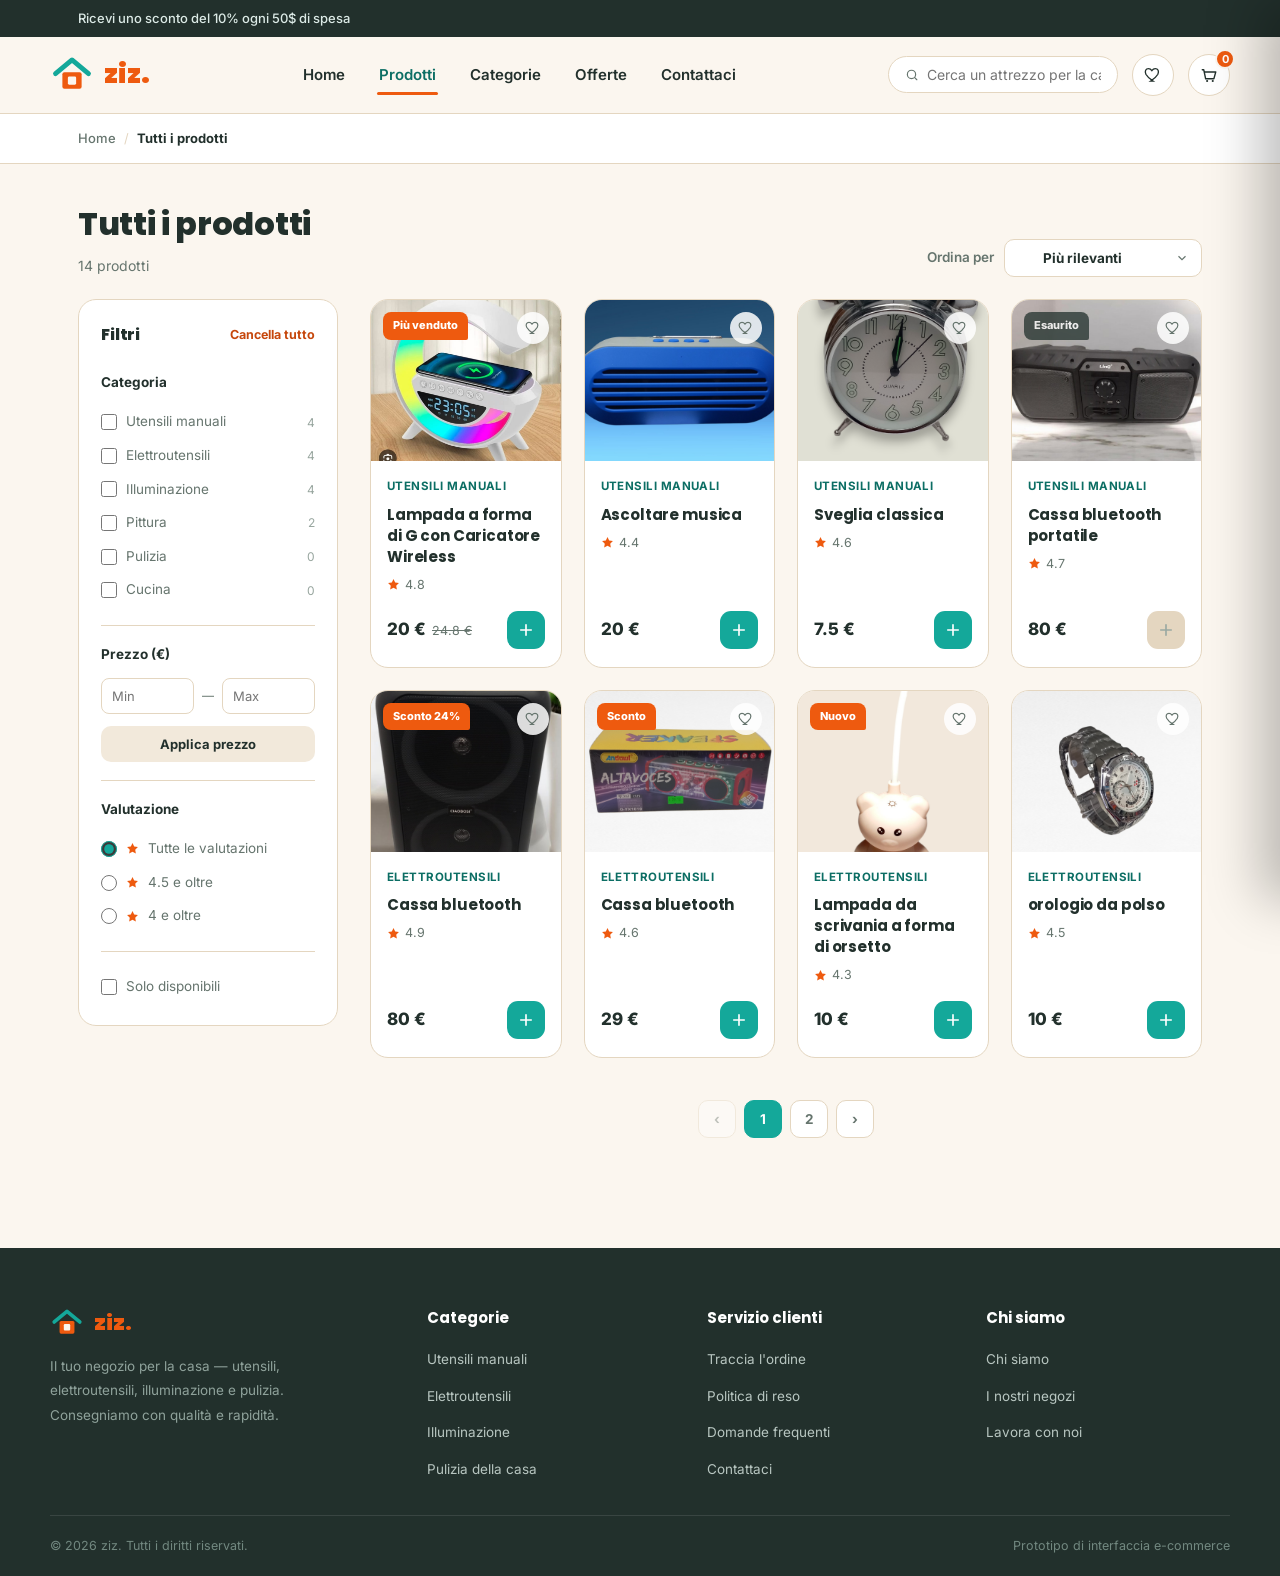
<file: aziz-elettricita.html>
<!DOCTYPE html>
<html lang="it" dir="ltr">
<head>
<meta charset="UTF-8">
<meta name="viewport" content="width=device-width, initial-scale=1.0">
<title>ziz | Tutti i prodotti</title>
<link rel="preconnect" href="https://fonts.googleapis.com">
<link href="https://fonts.googleapis.com/css2?family=Poppins:wght@400;500;700;800;900&family=Inter:wght@300;400;500;600&display=swap" rel="stylesheet">
<link rel="stylesheet" href="centro-css.css">
</head>
<body>

<!-- Top utility bar -->
<div class="topbar">
  <div class="wrap">
    <span class="promo">Ricevi uno sconto del 10% ogni 50$ di spesa</span>
    <div class="links">
    
    </div>
  </div>
</div>

<!-- Header -->
<header class="site">
  <div class="wrap header-row">
    <a href="#" class="logo" aria-label="ziz - Pagina principale">
      <svg viewBox="0 0 64 64" fill="none" xmlns="http://www.w3.org/2000/svg">
        <path d="M8 30L32 10L56 30" stroke="#14A89A" stroke-width="7" stroke-linecap="round" stroke-linejoin="round"/>
        <rect x="18" y="28" width="28" height="24" rx="3" fill="#EE5A0F"/>
        <rect x="26" y="34" width="12" height="12" rx="2" fill="#FBF6EF"/>
      </svg>
      <span class="word">ziz<span class="dot">.</span></span>
    </a>

    <nav class="main">
      <a href="#">Home</a>
      <a href="#" class="active">Prodotti</a>
      <a href="#">Categorie</a>
      <a href="#">Offerte</a>
      <a href="#">Contattaci</a>
    </nav>

    <div class="header-actions">
      <div class="search-box">
        <svg width="16" height="16" viewBox="0 0 24 24" fill="none"><circle cx="11" cy="11" r="7" stroke="currentColor" stroke-width="2"/><path d="M20 20L16.5 16.5" stroke="currentColor" stroke-width="2" stroke-linecap="round"/></svg>
        <input type="text" placeholder="Cerca un attrezzo per la casa...">
      </div>
      <button class="icon-btn" aria-label="Preferiti">
        <svg width="18" height="18" viewBox="0 0 24 24" fill="none"><path d="M12 20s-7-4.5-9.5-9C.7 7 2.3 3.5 6 3.5c2.1 0 3.5 1.2 4.5 2.6C11.5 4.7 12.9 3.5 15 3.5c3.7 0 5.3 3.5 3.5 7.5-2.5 4.5-9.5 9-9.5 9z" stroke="#22302C" stroke-width="1.8"/></svg>
      </button>
      <button class="icon-btn" id="cartBtn" aria-label="Carrello" onclick="openCart()">
        <svg width="18" height="18" viewBox="0 0 24 24" fill="none"><path d="M3 5h2l2.5 12h11L21 8H6.5" stroke="#22302C" stroke-width="1.8" stroke-linecap="round" stroke-linejoin="round"/><circle cx="9.5" cy="20" r="1.4" fill="#22302C"/><circle cx="17" cy="20" r="1.4" fill="#22302C"/></svg>
        <span class="cart-count" id="cartCount">0</span>
      </button>
    </div>
  </div>
</header>

<!-- Breadcrumb -->
<div class="breadcrumb">
  <div class="wrap">
    <a href="#">Home</a>
    <span class="sep">/</span>
    <span class="current">Tutti i prodotti</span>
  </div>
</div>

<!-- Page head -->
<div class="page-head">
  <div class="wrap page-head-row">
    <div>
      <h1>Tutti i prodotti</h1>
      <div class="count" id="resultsCount">— prodotti</div>
    </div>
    <div class="head-tools">
      <button class="filter-toggle" onclick="toggleFilters()">
        <svg viewBox="0 0 24 24" fill="none"><path d="M4 6h16M7 12h10M10 18h4" stroke="currentColor" stroke-width="1.8" stroke-linecap="round"/></svg>
        Filtri
      </button>
      <div class="sort-box">
        <span>Ordina per</span>
        <select id="sortSelect">
          <option value="relevance">Più rilevanti</option>
          <option value="price-asc">Prezzo: dal più basso</option>
          <option value="price-desc">Prezzo: dal più alto</option>
          <option value="rating">Più votati</option>
        </select>
      </div>
    </div>
  </div>
</div>

<!-- Shop layout -->
<div class="wrap shop-layout">

  <!-- Filters -->
  <aside class="filters" id="filtersPanel">
    <div class="filters-head">
      <h3>Filtri</h3>
      <button class="clear-filters" onclick="clearFilters()">Cancella tutto</button>
    </div>

    <div class="filter-group">
      <h4>Categoria</h4>
      <div id="catFilters"><!-- injected --></div>
    </div>

    <div class="filter-group">
      <h4>Prezzo (€)</h4>
      <div class="price-inputs">
        <input type="number" id="priceMin" placeholder="Min" min="0">
        <span>—</span>
        <input type="number" id="priceMax" placeholder="Max" min="0">
      </div>
      <button class="price-apply" onclick="renderGrid()">Applica prezzo</button>
    </div>

    <div class="filter-group">
      <h4>Valutazione</h4>
      <label class="filter-check rating-check">
        <span class="lbl">
          <input type="radio" name="rating" value="0" checked onchange="renderGrid()">
          <svg viewBox="0 0 24 24" fill="currentColor"><path d="M12 2l3.1 6.3 6.9 1-5 4.9 1.2 6.8L12 17.8 5.8 21l1.2-6.8-5-4.9 6.9-1L12 2z"/></svg>
          Tutte le valutazioni
        </span>
      </label>
      <label class="filter-check rating-check">
        <span class="lbl">
          <input type="radio" name="rating" value="4.5" onchange="renderGrid()">
          <svg viewBox="0 0 24 24" fill="currentColor"><path d="M12 2l3.1 6.3 6.9 1-5 4.9 1.2 6.8L12 17.8 5.8 21l1.2-6.8-5-4.9 6.9-1L12 2z"/></svg>
          4.5 e oltre
        </span>
      </label>
      <label class="filter-check rating-check">
        <span class="lbl">
          <input type="radio" name="rating" value="4" onchange="renderGrid()">
          <svg viewBox="0 0 24 24" fill="currentColor"><path d="M12 2l3.1 6.3 6.9 1-5 4.9 1.2 6.8L12 17.8 5.8 21l1.2-6.8-5-4.9 6.9-1L12 2z"/></svg>
          4 e oltre
        </span>
      </label>
    </div>

    <div class="filter-group">
      <label class="filter-check">
        <span class="lbl">
          <input type="checkbox" id="inStockOnly" onchange="renderGrid()">
          Solo disponibili
        </span>
      </label>
    </div>
  </aside>

  <!-- Products -->
  <main>
    <div class="prod-grid" id="productGrid"><!-- injected by JS --></div>
    <div class="pagination" id="pagination"><!-- injected by JS --></div>
  </main>
</div>

<!-- Footer -->
<footer>
  <div class="wrap footer-top">
    <div>
      <div class="flogo">
        <svg viewBox="0 0 64 64" fill="none"><path d="M8 30L32 10L56 30" stroke="#14A89A" stroke-width="7" stroke-linecap="round" stroke-linejoin="round"/><rect x="18" y="28" width="28" height="24" rx="3" fill="#EE5A0F"/><rect x="26" y="34" width="12" height="12" rx="2" fill="#FBF6EF"/></svg>
        <span class="word">ziz.</span>
      </div>
      <p class="desc">Il tuo negozio per la casa — utensili, elettroutensili, illuminazione e pulizia. Consegniamo con qualità e rapidità.</p>
    </div>
    <div>
      <h4>Categorie</h4>
      <ul>
        <li><a href="#">Utensili manuali</a></li>
        <li><a href="#">Elettroutensili</a></li>
        <li><a href="#">Illuminazione</a></li>
        <li><a href="#">Pulizia della casa</a></li>
      </ul>
    </div>
    <div>
      <h4>Servizio clienti</h4>
      <ul>
        <li><a href="#">Traccia l'ordine</a></li>
        <li><a href="#">Politica di reso</a></li>
        <li><a href="#">Domande frequenti</a></li>
        <li><a href="#">Contattaci</a></li>
      </ul>
    </div>
    <div>
      <h4>Chi siamo</h4>
      <ul>
        <li><a href="#">Chi siamo</a></li>
        <li><a href="#">I nostri negozi</a></li>
        <li><a href="#">Lavora con noi</a></li>
      </ul>
    </div>
  </div>
  <div class="wrap footer-bottom">
    <span>© 2026 ziz. Tutti i diritti riservati.</span>
    <span>Prototipo di interfaccia e-commerce</span>
  </div>
</footer>

<!-- Cart drawer -->
<div class="overlay" id="overlay" onclick="closeCart()"></div>
<aside class="drawer" id="drawer">
  <div class="drawer-head">
    <h3>Carrello</h3>
    <button class="drawer-close" onclick="closeCart()" aria-label="Chiudi il carrello">
      <svg viewBox="0 0 24 24" fill="none"><path d="M6 6l12 12M18 6L6 18" stroke="#22302C" stroke-width="2" stroke-linecap="round"/></svg>
    </button>
  </div>
  <div class="drawer-items" id="drawerItems"></div>
  <div class="drawer-foot">
    <div class="subtotal-row"><span>Subtotale</span><span class="amt" id="subtotalAmt">0 €</span></div>
    <a href="#" class="btn btn-primary" style="width:100%;">Completa l'ordine</a>
  </div>
</aside>

<script>
  // ---------- Icons ----------
  const ICONS = {
    hammer: `<svg viewBox="0 0 24 24" fill="none"><path d="M14 4l-9 9 2 2 9-9-2-2z" stroke="currentColor" stroke-width="1.6" stroke-linejoin="round"/><path d="M12 6l6 6" stroke="currentColor" stroke-width="1.6"/><path d="M3 21l3-1 1-3" stroke="currentColor" stroke-width="1.6" stroke-linecap="round" stroke-linejoin="round"/></svg>`,
    drill: `<svg viewBox="0 0 24 24" fill="none"><path d="M13 2L3 14h7l-1 8 11-14h-7l1-6z" stroke="currentColor" stroke-width="1.6" stroke-linejoin="round"/></svg>`,
    bulb: `<svg viewBox="0 0 24 24" fill="none"><circle cx="12" cy="8" r="4" stroke="currentColor" stroke-width="1.6"/><path d="M9 12l-2 8h10l-2-8" stroke="currentColor" stroke-width="1.6" stroke-linejoin="round"/></svg>`,
    brush: `<svg viewBox="0 0 24 24" fill="none"><path d="M4 20h16M8 20V10l4-6 4 6v10" stroke="currentColor" stroke-width="1.6" stroke-linejoin="round"/></svg>`,
    spray: `<svg viewBox="0 0 24 24" fill="none"><path d="M9 8h4v13H9zM11 8V4M8 5h6M2 10l3 2M2 14l3-1" stroke="currentColor" stroke-width="1.6" stroke-linecap="round" stroke-linejoin="round"/></svg>`,
    pan: `<svg viewBox="0 0 24 24" fill="none"><circle cx="10" cy="12" r="7" stroke="currentColor" stroke-width="1.6"/><path d="M17 10h5" stroke="currentColor" stroke-width="1.6" stroke-linecap="round"/></svg>`,
    wrench: `<svg viewBox="0 0 24 24" fill="none"><path d="M14.7 6.3a4 4 0 00-5.4 5.4L3 18l3 3 6.3-6.3a4 4 0 005.4-5.4l-2.6 2.6-2-2 2.6-2.6z" stroke="currentColor" stroke-width="1.6" stroke-linejoin="round"/></svg>`,
    ladder: `<svg viewBox="0 0 24 24" fill="none"><path d="M6 3v18M18 3v18M6 8h12M6 13h12M6 18h12" stroke="currentColor" stroke-width="1.6" stroke-linecap="round"/></svg>`,
    screwdriver: `<svg viewBox="0 0 24 24" fill="none"><path d="M15 3l6 6-3 3-6-6 3-3z" stroke="currentColor" stroke-width="1.6" stroke-linejoin="round"/><path d="M12 6L4 14v4h4l8-8" stroke="currentColor" stroke-width="1.6" stroke-linejoin="round"/></svg>`,
    socket: `<svg viewBox="0 0 24 24" fill="none"><rect x="4" y="4" width="16" height="16" rx="4" stroke="currentColor" stroke-width="1.6"/><circle cx="9" cy="11" r="1.4" fill="currentColor"/><circle cx="15" cy="11" r="1.4" fill="currentColor"/><path d="M12 14v3" stroke="currentColor" stroke-width="1.6" stroke-linecap="round"/></svg>`,
    lamp: `<svg viewBox="0 0 24 24" fill="none"><path d="M6 4h12l-3 8H9L6 4z" stroke="currentColor" stroke-width="1.6" stroke-linejoin="round"/><path d="M12 12v6M8 21h8" stroke="currentColor" stroke-width="1.6" stroke-linecap="round"/></svg>`,
    roller: `<svg viewBox="0 0 24 24" fill="none"><rect x="3" y="5" width="14" height="6" rx="2" stroke="currentColor" stroke-width="1.6"/><path d="M13 11v4M13 20v-5M13 20h5" stroke="currentColor" stroke-width="1.6" stroke-linecap="round"/></svg>`,
    mop: `<svg viewBox="0 0 24 24" fill="none"><path d="M12 3v11" stroke="currentColor" stroke-width="1.6" stroke-linecap="round"/><path d="M6 21c0-4 3-6 6-7 3 1 6 3 6 7" stroke="currentColor" stroke-width="1.6" stroke-linecap="round" stroke-linejoin="round"/></svg>`,
    kettle: `<svg viewBox="0 0 24 24" fill="none"><path d="M5 11h11a3 3 0 013 3v0a3 3 0 01-3 3h-1" stroke="currentColor" stroke-width="1.6" stroke-linecap="round"/><path d="M4 11c0 6 3 9 7 9s7-3 7-9" stroke="currentColor" stroke-width="1.6"/><path d="M9 11V7a2 2 0 014 0v4" stroke="currentColor" stroke-width="1.6"/></svg>`,
  };

  // ---------- Categories ----------
  const CATEGORIES = ['Utensili manuali','Elettroutensili','Illuminazione','Pittura','Pulizia','Cucina'];

  // ---------- Product data ----------
  // Campo "image": URL della foto reale del prodotto. Se lasciato null (o se il
  // link non si carica), la scheda mostra automaticamente l'icona come prima:
  // non è mai richiesto avere una foto per ogni prodotto.
  const PRODUCTS = [
    {id:1, cat:'Utensili manuali',name:'Lampada a forma di G con Caricatore Wireless', icon:'hammer', image:'img-Ele/1100.jpg', price:20, was:24.8, rating:4.8, badge:'Più venduto', stock:true},
    {id:2, cat:'Utensili manuali', name:'Ascoltare musica', icon:'wrench', image:'img-Ele/1101.jpg', price:20, was:null, rating:4.4, badge:null, stock:true},
    {id:3, cat:'Utensili manuali', name:'Sveglia classica ', icon:'screwdriver', image:'img-Ele/1102.png', price:7.50, was:null, rating:4.6, badge:null, stock:true},
    {id:4, cat:'Utensili manuali', name:'Cassa bluetooth portatile', icon:'hammer', image:'img-Ele/1103.jpg', price:80.00, was:null, rating:4.7, badge:'Sconto 19%', stock:false},

    {id:5, cat:'Elettroutensili', name:'Cassa bluetooth ', icon:'drill', image:'img-Ele/1104.jpg', price:80.00, was:null, rating:4.9, badge:'Sconto 24%', stock:true},
    {id:6, cat:'Elettroutensili', name:'Cassa bluetooth ', icon:'ladder', image:'img-Ele/1105.png', price:29.00, was:null, rating:4.6, badge:'Sconto', stock:true},
    {id:7, cat:'Elettroutensili', name:'Lampada da scrivania a forma di orsetto', icon:'screwdriver', image:'img-Ele/1106.png', price:10.00, was:null, rating:4.3, badge:'Nuovo', stock:true},
    {id:8, cat:'Elettroutensili', name:'orologio da polso', icon:'socket', image:'img-Ele/1107.jpg', price:10.00, was:null, rating:4.5, badge:null, stock:true},

    {id:9, cat:'Illuminazione', name:'Una lampada decorativa cilindrica', icon:'bulb', image:'img-Ele/1108.jpg', price:13.00, was:null, rating:4.6, badge:null, stock:true},
    {id:10, cat:'Illuminazione', name:'stufetta portatila', icon:'lamp', image:'img-Ele/1109.jpg', price:10.00, was:89, rating:4.4, badge:null, stock:true},
    {id:11, cat:'Illuminazione', name:'Diffusore di aromi', icon:'bulb', image:'img-Ele/1110.png', price:36.00, was:null, rating:4.7, badge:'Sconto 27%', stock:true},
    {id:12, cat:'Illuminazione', name:'Radio portatile', icon:'lamp', image:'null', price:null, was:null, rating:4.2, badge:null, stock:false},

    {id:13, cat:'Pittura', name:'Ferro da stiro a vapore', icon:'brush', image:'img-Ele/1112.jpg', price:27.50, was:null, rating:4.5, badge:null, stock:true},
    {id:14, cat:'Pittura', name:'orologio da polso', icon:'roller', image:'img-Ele/1113.jpg', price:10.00, was:null, rating:4.3, badge:null, stock:true},
 
  ];

  const PAGE_SIZE = 8;
  let currentPage = 1;

  // ---------- Build category filter checkboxes ----------
  const catFiltersEl = document.getElementById('catFilters');
  catFiltersEl.innerHTML = CATEGORIES.map(cat => {
    const count = PRODUCTS.filter(p => p.cat === cat).length;
    return `
      <label class="filter-check">
        <span class="lbl">
          <input type="checkbox" class="cat-check" value="${cat}" onchange="renderGrid()">
          ${cat}
        </span>
        <span class="cnt">${count}</span>
      </label>`;
  }).join('');

  function getSelectedCats(){
    return Array.from(document.querySelectorAll('.cat-check:checked')).map(c => c.value);
  }

  function getFiltered(){
    const cats = getSelectedCats();
    const min = parseFloat(document.getElementById('priceMin').value);
    const max = parseFloat(document.getElementById('priceMax').value);
    const minRating = parseFloat(document.querySelector('input[name="rating"]:checked').value);
    const stockOnly = document.getElementById('inStockOnly').checked;

    let list = PRODUCTS.filter(p => {
      if(cats.length && !cats.includes(p.cat)) return false;
      if(!isNaN(min) && p.price < min) return false;
      if(!isNaN(max) && p.price > max) return false;
      if(p.rating < minRating) return false;
      if(stockOnly && !p.stock) return false;
      return true;
    });

    const sort = document.getElementById('sortSelect').value;
    if(sort === 'price-asc') list.sort((a,b) => a.price - b.price);
    else if(sort === 'price-desc') list.sort((a,b) => b.price - a.price);
    else if(sort === 'rating') list.sort((a,b) => b.rating - a.rating);

    return list;
  }

  function cardHTML(p){
    return `
    <article class="prod-card">
      <div class="prod-media">
        ${p.badge && p.stock ? `<span class="badge">${p.badge}</span>` : ''}
        ${!p.stock ? `<span class="badge out">Esaurito</span>` : ''}
        <button class="fav-btn" onclick="this.classList.toggle('active')" aria-label="Aggiungi ai preferiti">
          <svg viewBox="0 0 24 24" fill="none"><path d="M12 20s-7-4.5-9.5-9C.7 7 2.3 3.5 6 3.5c2.1 0 3.5 1.2 4.5 2.6C11.5 4.7 12.9 3.5 15 3.5c3.7 0 5.3 3.5 3.5 7.5-2.5 4.5-9.5 9-9.5 9z" stroke="currentColor" stroke-width="1.8"/></svg>
        </button>
        ${ICONS[p.icon]}
        ${p.image ? `<img src="${p.image}" alt="${p.name}" loading="lazy" onerror="this.remove()">` : ''}
      </div>
      <div class="prod-body">
        <span class="prod-cat">${p.cat}</span>
        <h3 class="prod-name">${p.name}</h3>
        <div class="prod-rating">
          <svg viewBox="0 0 24 24" fill="currentColor"><path d="M12 2l3.1 6.3 6.9 1-5 4.9 1.2 6.8L12 17.8 5.8 21l1.2-6.8-5-4.9 6.9-1L12 2z"/></svg>
          ${p.rating}
        </div>
        <div class="prod-foot">
          <div class="price">
            <span class="now">${p.price} €</span>
            ${p.was ? `<span class="was">${p.was} €</span>` : ''}
          </div>
          <button class="add-btn" aria-label="Aggiungi al carrello" onclick="addToCart(${p.id})" ${!p.stock ? 'disabled' : ''}>
            <svg viewBox="0 0 24 24" fill="none"><path d="M12 5v14M5 12h14" stroke="currentColor" stroke-width="2.2" stroke-linecap="round"/></svg>
          </button>
        </div>
      </div>
    </article>`;
  }

  function renderGrid(){
    currentPage = Math.min(currentPage, 1e9);
    const filtered = getFiltered();
    const totalPages = Math.max(1, Math.ceil(filtered.length / PAGE_SIZE));
    if(currentPage > totalPages) currentPage = totalPages;

    document.getElementById('resultsCount').textContent = `${filtered.length} prodotti`;

    const grid = document.getElementById('productGrid');
    if(filtered.length === 0){
      grid.classList.add('empty');
      grid.innerHTML = `
        <div class="results-empty show">
          <svg viewBox="0 0 24 24" fill="none"><circle cx="11" cy="11" r="7" stroke="currentColor" stroke-width="1.6"/><path d="M20 20L16.5 16.5" stroke="currentColor" stroke-width="1.6" stroke-linecap="round"/></svg>
          <p>Nessun prodotto trovato</p>
          <span>Prova a modificare i filtri o cancellali per vedere tutti i prodotti</span>
        </div>`;
      document.getElementById('pagination').innerHTML = '';
      return;
    }
    grid.classList.remove('empty');

    const start = (currentPage - 1) * PAGE_SIZE;
    const pageItems = filtered.slice(start, start + PAGE_SIZE);
    grid.innerHTML = pageItems.map(cardHTML).join('');

    renderPagination(totalPages);
  }

  function renderPagination(totalPages){
    const el = document.getElementById('pagination');
    if(totalPages <= 1){ el.innerHTML = ''; return; }
    let html = `<button class="page-btn" ${currentPage===1?'disabled':''} onclick="goPage(${currentPage-1})" aria-label="Precedente">‹</button>`;
    for(let i=1; i<=totalPages; i++){
      html += `<button class="page-btn ${i===currentPage?'active':''}" onclick="goPage(${i})">${i}</button>`;
    }
    html += `<button class="page-btn" ${currentPage===totalPages?'disabled':''} onclick="goPage(${currentPage+1})" aria-label="Successivo">›</button>`;
    el.innerHTML = html;
  }

  function goPage(n){
    currentPage = n;
    renderGrid();
    document.querySelector('.page-head').scrollIntoView({behavior:'smooth', block:'start'});
  }

  function clearFilters(){
    document.querySelectorAll('.cat-check').forEach(c => c.checked = false);
    document.getElementById('priceMin').value = '';
    document.getElementById('priceMax').value = '';
    document.querySelector('input[name="rating"][value="0"]').checked = true;
    document.getElementById('inStockOnly').checked = false;
    document.getElementById('sortSelect').value = 'relevance';
    currentPage = 1;
    renderGrid();
  }

  document.getElementById('sortSelect').addEventListener('change', () => { currentPage = 1; renderGrid(); });

  function toggleFilters(){
    document.getElementById('filtersPanel').classList.toggle('open');
  }

  // ---------- Cart logic ----------
  let cart = {}; // id -> qty

  function addToCart(id){
    cart[id] = (cart[id] || 0) + 1;
    renderCart();
    openCart();
  }
  function changeQty(id, delta){
    cart[id] = (cart[id] || 0) + delta;
    if(cart[id] <= 0) delete cart[id];
    renderCart();
  }
  function removeItem(id){
    delete cart[id];
    renderCart();
  }

  function renderCart(){
    const items = Object.entries(cart);
    const countEl = document.getElementById('cartCount');
    const totalQty = items.reduce((s,[,q]) => s+q, 0);
    countEl.textContent = totalQty;

    const container = document.getElementById('drawerItems');
    if(items.length === 0){
      container.innerHTML = `
        <div class="cart-empty">
          <svg viewBox="0 0 24 24" fill="none"><path d="M3 5h2l2.5 12h11L21 8H6.5" stroke="currentColor" stroke-width="1.6" stroke-linecap="round" stroke-linejoin="round"/><circle cx="9.5" cy="20" r="1.4" fill="currentColor"/><circle cx="17" cy="20" r="1.4" fill="currentColor"/></svg>
          <p>Il tuo carrello è vuoto</p>
        </div>`;
      document.getElementById('subtotalAmt').textContent = '0 €';
      return;
    }

    let subtotal = 0;
    container.innerHTML = items.map(([id, qty]) => {
      const p = PRODUCTS.find(x => x.id == id);
      subtotal += p.price * qty;
      return `
        <div class="cart-item">
          <div class="thumb">${ICONS[p.icon]}${p.image ? `<img src="${p.image}" alt="${p.name}" onerror="this.remove()">` : ''}</div>
          <div class="cart-item-body">
            <span class="name">${p.name}</span>
            <div class="qty-row">
              <div class="qty-ctrl">
                <button onclick="changeQty(${p.id}, -1)" aria-label="Diminuisci quantità">−</button>
                <span>${qty}</span>
                <button onclick="changeQty(${p.id}, 1)" aria-label="Aumenta quantità">+</button>
              </div>
              <span class="price-tag">${p.price * qty} €</span>
            </div>
            <a href="#" class="remove-btn" onclick="removeItem(${p.id}); return false;">Rimuovi</a>
          </div>
        </div>`;
    }).join('');
    document.getElementById('subtotalAmt').textContent = subtotal + ' €';
  }

  function openCart(){
    document.getElementById('drawer').classList.add('open');
    document.getElementById('overlay').classList.add('open');
  }
  function closeCart(){
    document.getElementById('drawer').classList.remove('open');
    document.getElementById('overlay').classList.remove('open');
  }

  renderCart();
  renderGrid();
</script>

</body>
</html>
</file>
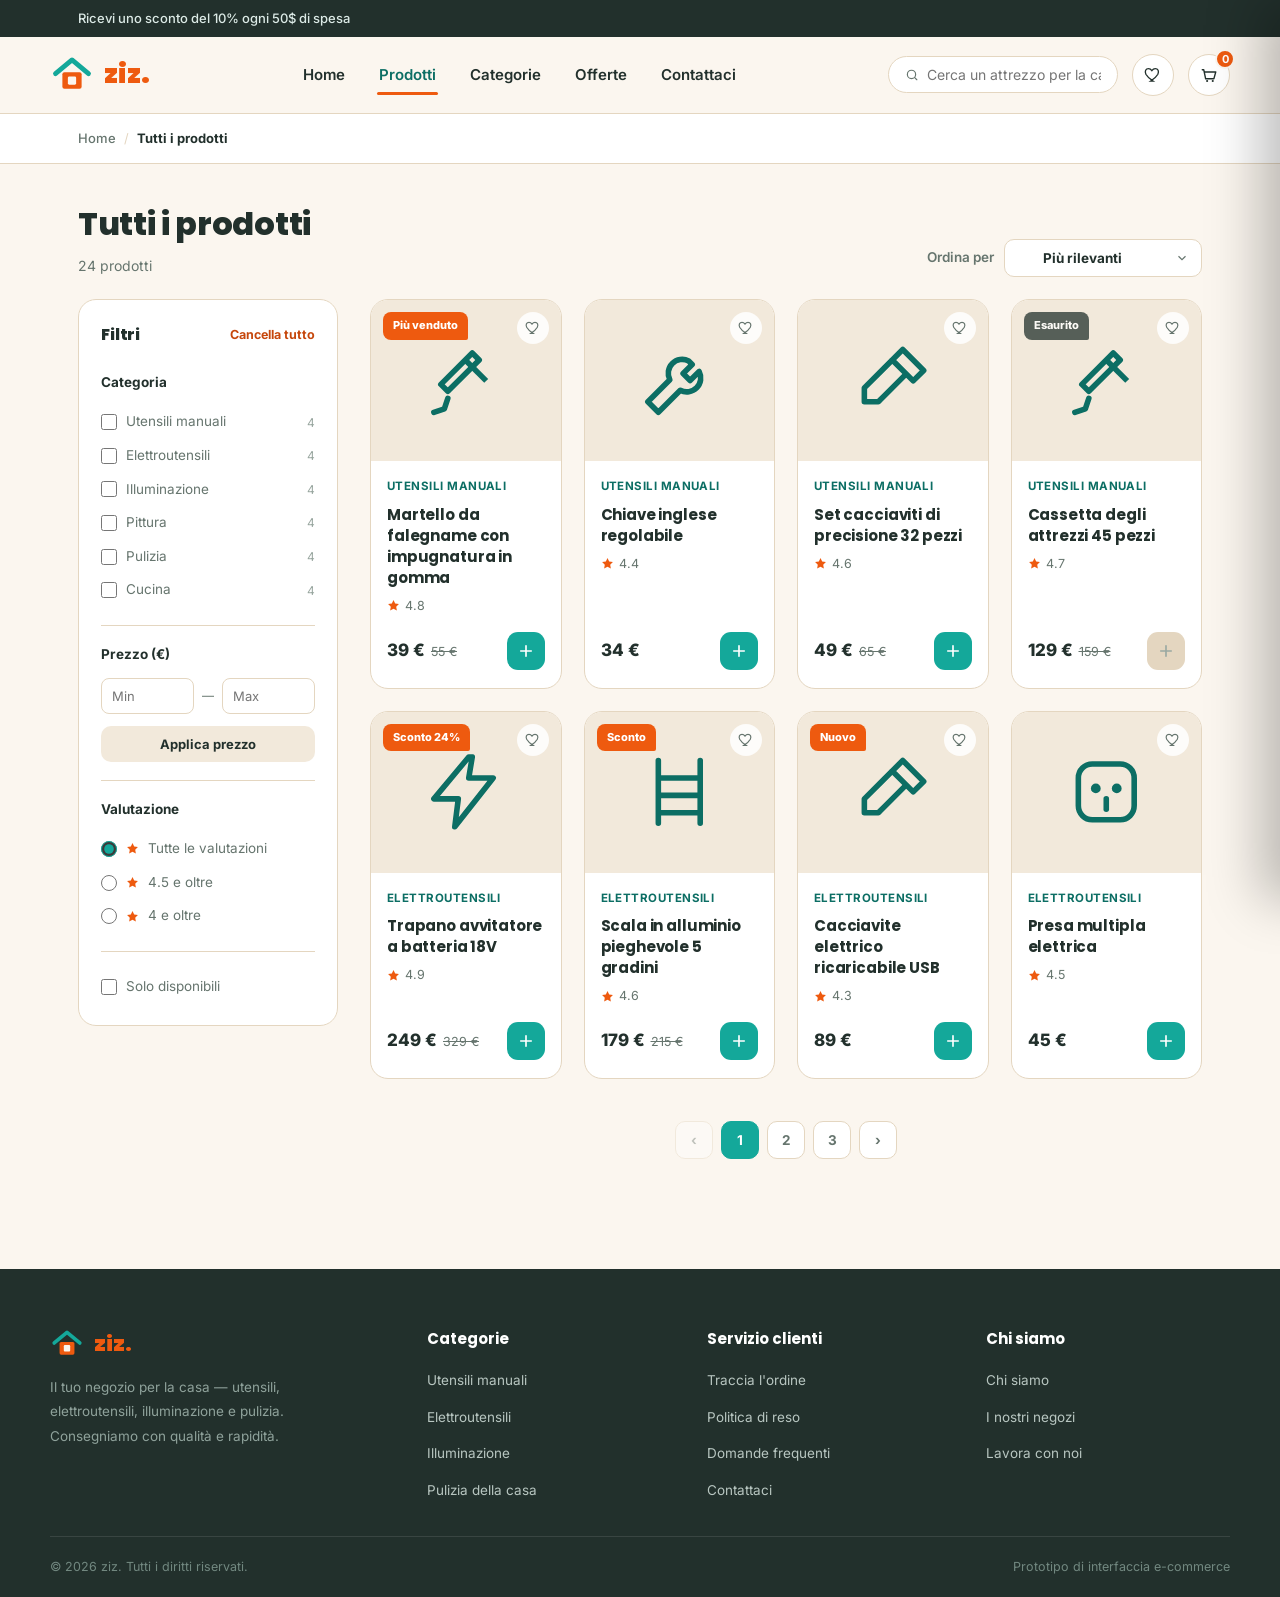
<file: aziz-profumi.html>
<!DOCTYPE html>
<html lang="it" dir="ltr">
<head>
<meta charset="UTF-8">
<meta name="viewport" content="width=device-width, initial-scale=1.0">
<title>ziz | Tutti i prodotti</title>
<link rel="preconnect" href="https://fonts.googleapis.com">
<link href="https://fonts.googleapis.com/css2?family=Poppins:wght@400;500;700;800;900&family=Inter:wght@300;400;500;600&display=swap" rel="stylesheet">
<link rel="stylesheet" href="centro-css.css">
</head>
<body>

<!-- Top utility bar -->
<div class="topbar">
  <div class="wrap">
    <span class="promo">Ricevi uno sconto del 10% ogni 50$ di spesa</span>
    <div class="links">
      
    </div>
  </div>
</div>

<!-- Header -->
<header class="site">
  <div class="wrap header-row">
    <a href="#" class="logo" aria-label="ziz - Pagina principale">
      <svg viewBox="0 0 64 64" fill="none" xmlns="http://www.w3.org/2000/svg">
        <path d="M8 30L32 10L56 30" stroke="#14A89A" stroke-width="7" stroke-linecap="round" stroke-linejoin="round"/>
        <rect x="18" y="28" width="28" height="24" rx="3" fill="#EE5A0F"/>
        <rect x="26" y="34" width="12" height="12" rx="2" fill="#FBF6EF"/>
      </svg>
      <span class="word">ziz<span class="dot">.</span></span>
    </a>

    <nav class="main">
      <a href="#">Home</a>
      <a href="#" class="active">Prodotti</a>
      <a href="#">Categorie</a>
      <a href="#">Offerte</a>
      <a href="#">Contattaci</a>
    </nav>

    <div class="header-actions">
      <div class="search-box">
        <svg width="16" height="16" viewBox="0 0 24 24" fill="none"><circle cx="11" cy="11" r="7" stroke="currentColor" stroke-width="2"/><path d="M20 20L16.5 16.5" stroke="currentColor" stroke-width="2" stroke-linecap="round"/></svg>
        <input type="text" placeholder="Cerca un attrezzo per la casa...">
      </div>
      <button class="icon-btn" aria-label="Preferiti">
        <svg width="18" height="18" viewBox="0 0 24 24" fill="none"><path d="M12 20s-7-4.5-9.5-9C.7 7 2.3 3.5 6 3.5c2.1 0 3.5 1.2 4.5 2.6C11.5 4.7 12.9 3.5 15 3.5c3.7 0 5.3 3.5 3.5 7.5-2.5 4.5-9.5 9-9.5 9z" stroke="#22302C" stroke-width="1.8"/></svg>
      </button>
      <button class="icon-btn" id="cartBtn" aria-label="Carrello" onclick="openCart()">
        <svg width="18" height="18" viewBox="0 0 24 24" fill="none"><path d="M3 5h2l2.5 12h11L21 8H6.5" stroke="#22302C" stroke-width="1.8" stroke-linecap="round" stroke-linejoin="round"/><circle cx="9.5" cy="20" r="1.4" fill="#22302C"/><circle cx="17" cy="20" r="1.4" fill="#22302C"/></svg>
        <span class="cart-count" id="cartCount">0</span>
      </button>
    </div>
  </div>
</header>

<!-- Breadcrumb -->
<div class="breadcrumb">
  <div class="wrap">
    <a href="#">Home</a>
    <span class="sep">/</span>
    <span class="current">Tutti i prodotti</span>
  </div>
</div>

<!-- Page head -->
<div class="page-head">
  <div class="wrap page-head-row">
    <div>
      <h1>Tutti i prodotti</h1>
      <div class="count" id="resultsCount">— prodotti</div>
    </div>
    <div class="head-tools">
      <button class="filter-toggle" onclick="toggleFilters()">
        <svg viewBox="0 0 24 24" fill="none"><path d="M4 6h16M7 12h10M10 18h4" stroke="currentColor" stroke-width="1.8" stroke-linecap="round"/></svg>
        Filtri
      </button>
      <div class="sort-box">
        <span>Ordina per</span>
        <select id="sortSelect">
          <option value="relevance">Più rilevanti</option>
          <option value="price-asc">Prezzo: dal più basso</option>
          <option value="price-desc">Prezzo: dal più alto</option>
          <option value="rating">Più votati</option>
        </select>
      </div>
    </div>
  </div>
</div>

<!-- Shop layout -->
<div class="wrap shop-layout">

  <!-- Filters -->
  <aside class="filters" id="filtersPanel">
    <div class="filters-head">
      <h3>Filtri</h3>
      <button class="clear-filters" onclick="clearFilters()">Cancella tutto</button>
    </div>

    <div class="filter-group">
      <h4>Categoria</h4>
      <div id="catFilters"><!-- injected --></div>
    </div>

    <div class="filter-group">
      <h4>Prezzo (€)</h4>
      <div class="price-inputs">
        <input type="number" id="priceMin" placeholder="Min" min="0">
        <span>—</span>
        <input type="number" id="priceMax" placeholder="Max" min="0">
      </div>
      <button class="price-apply" onclick="renderGrid()">Applica prezzo</button>
    </div>

    <div class="filter-group">
      <h4>Valutazione</h4>
      <label class="filter-check rating-check">
        <span class="lbl">
          <input type="radio" name="rating" value="0" checked onchange="renderGrid()">
          <svg viewBox="0 0 24 24" fill="currentColor"><path d="M12 2l3.1 6.3 6.9 1-5 4.9 1.2 6.8L12 17.8 5.8 21l1.2-6.8-5-4.9 6.9-1L12 2z"/></svg>
          Tutte le valutazioni
        </span>
      </label>
      <label class="filter-check rating-check">
        <span class="lbl">
          <input type="radio" name="rating" value="4.5" onchange="renderGrid()">
          <svg viewBox="0 0 24 24" fill="currentColor"><path d="M12 2l3.1 6.3 6.9 1-5 4.9 1.2 6.8L12 17.8 5.8 21l1.2-6.8-5-4.9 6.9-1L12 2z"/></svg>
          4.5 e oltre
        </span>
      </label>
      <label class="filter-check rating-check">
        <span class="lbl">
          <input type="radio" name="rating" value="4" onchange="renderGrid()">
          <svg viewBox="0 0 24 24" fill="currentColor"><path d="M12 2l3.1 6.3 6.9 1-5 4.9 1.2 6.8L12 17.8 5.8 21l1.2-6.8-5-4.9 6.9-1L12 2z"/></svg>
          4 e oltre
        </span>
      </label>
    </div>

    <div class="filter-group">
      <label class="filter-check">
        <span class="lbl">
          <input type="checkbox" id="inStockOnly" onchange="renderGrid()">
          Solo disponibili
        </span>
      </label>
    </div>
  </aside>

  <!-- Products -->
  <main>
    <div class="prod-grid" id="productGrid"><!-- injected by JS --></div>
    <div class="pagination" id="pagination"><!-- injected by JS --></div>
  </main>
</div>

<!-- Footer -->
<footer>
  <div class="wrap footer-top">
    <div>
      <div class="flogo">
        <svg viewBox="0 0 64 64" fill="none"><path d="M8 30L32 10L56 30" stroke="#14A89A" stroke-width="7" stroke-linecap="round" stroke-linejoin="round"/><rect x="18" y="28" width="28" height="24" rx="3" fill="#EE5A0F"/><rect x="26" y="34" width="12" height="12" rx="2" fill="#FBF6EF"/></svg>
        <span class="word">ziz.</span>
      </div>
      <p class="desc">Il tuo negozio per la casa — utensili, elettroutensili, illuminazione e pulizia. Consegniamo con qualità e rapidità.</p>
    </div>
    <div>
      <h4>Categorie</h4>
      <ul>
        <li><a href="#">Utensili manuali</a></li>
        <li><a href="#">Elettroutensili</a></li>
        <li><a href="#">Illuminazione</a></li>
        <li><a href="#">Pulizia della casa</a></li>
      </ul>
    </div>
    <div>
      <h4>Servizio clienti</h4>
      <ul>
        <li><a href="#">Traccia l'ordine</a></li>
        <li><a href="#">Politica di reso</a></li>
        <li><a href="#">Domande frequenti</a></li>
        <li><a href="#">Contattaci</a></li>
      </ul>
    </div>
    <div>
      <h4>Chi siamo</h4>
      <ul>
        <li><a href="#">Chi siamo</a></li>
        <li><a href="#">I nostri negozi</a></li>
        <li><a href="#">Lavora con noi</a></li>
      </ul>
    </div>
  </div>
  <div class="wrap footer-bottom">
    <span>© 2026 ziz. Tutti i diritti riservati.</span>
    <span>Prototipo di interfaccia e-commerce</span>
  </div>
</footer>

<!-- Cart drawer -->
<div class="overlay" id="overlay" onclick="closeCart()"></div>
<aside class="drawer" id="drawer">
  <div class="drawer-head">
    <h3>Carrello</h3>
    <button class="drawer-close" onclick="closeCart()" aria-label="Chiudi il carrello">
      <svg viewBox="0 0 24 24" fill="none"><path d="M6 6l12 12M18 6L6 18" stroke="#22302C" stroke-width="2" stroke-linecap="round"/></svg>
    </button>
  </div>
  <div class="drawer-items" id="drawerItems"></div>
  <div class="drawer-foot">
    <div class="subtotal-row"><span>Subtotale</span><span class="amt" id="subtotalAmt">0 €</span></div>
    <a href="#" class="btn btn-primary" style="width:100%;">Completa l'ordine</a>
  </div>
</aside>

<script>
  // ---------- Icons ----------
  const ICONS = {
    hammer: `<svg viewBox="0 0 24 24" fill="none"><path d="M14 4l-9 9 2 2 9-9-2-2z" stroke="currentColor" stroke-width="1.6" stroke-linejoin="round"/><path d="M12 6l6 6" stroke="currentColor" stroke-width="1.6"/><path d="M3 21l3-1 1-3" stroke="currentColor" stroke-width="1.6" stroke-linecap="round" stroke-linejoin="round"/></svg>`,
    drill: `<svg viewBox="0 0 24 24" fill="none"><path d="M13 2L3 14h7l-1 8 11-14h-7l1-6z" stroke="currentColor" stroke-width="1.6" stroke-linejoin="round"/></svg>`,
    bulb: `<svg viewBox="0 0 24 24" fill="none"><circle cx="12" cy="8" r="4" stroke="currentColor" stroke-width="1.6"/><path d="M9 12l-2 8h10l-2-8" stroke="currentColor" stroke-width="1.6" stroke-linejoin="round"/></svg>`,
    brush: `<svg viewBox="0 0 24 24" fill="none"><path d="M4 20h16M8 20V10l4-6 4 6v10" stroke="currentColor" stroke-width="1.6" stroke-linejoin="round"/></svg>`,
    spray: `<svg viewBox="0 0 24 24" fill="none"><path d="M9 8h4v13H9zM11 8V4M8 5h6M2 10l3 2M2 14l3-1" stroke="currentColor" stroke-width="1.6" stroke-linecap="round" stroke-linejoin="round"/></svg>`,
    pan: `<svg viewBox="0 0 24 24" fill="none"><circle cx="10" cy="12" r="7" stroke="currentColor" stroke-width="1.6"/><path d="M17 10h5" stroke="currentColor" stroke-width="1.6" stroke-linecap="round"/></svg>`,
    wrench: `<svg viewBox="0 0 24 24" fill="none"><path d="M14.7 6.3a4 4 0 00-5.4 5.4L3 18l3 3 6.3-6.3a4 4 0 005.4-5.4l-2.6 2.6-2-2 2.6-2.6z" stroke="currentColor" stroke-width="1.6" stroke-linejoin="round"/></svg>`,
    ladder: `<svg viewBox="0 0 24 24" fill="none"><path d="M6 3v18M18 3v18M6 8h12M6 13h12M6 18h12" stroke="currentColor" stroke-width="1.6" stroke-linecap="round"/></svg>`,
    screwdriver: `<svg viewBox="0 0 24 24" fill="none"><path d="M15 3l6 6-3 3-6-6 3-3z" stroke="currentColor" stroke-width="1.6" stroke-linejoin="round"/><path d="M12 6L4 14v4h4l8-8" stroke="currentColor" stroke-width="1.6" stroke-linejoin="round"/></svg>`,
    socket: `<svg viewBox="0 0 24 24" fill="none"><rect x="4" y="4" width="16" height="16" rx="4" stroke="currentColor" stroke-width="1.6"/><circle cx="9" cy="11" r="1.4" fill="currentColor"/><circle cx="15" cy="11" r="1.4" fill="currentColor"/><path d="M12 14v3" stroke="currentColor" stroke-width="1.6" stroke-linecap="round"/></svg>`,
    lamp: `<svg viewBox="0 0 24 24" fill="none"><path d="M6 4h12l-3 8H9L6 4z" stroke="currentColor" stroke-width="1.6" stroke-linejoin="round"/><path d="M12 12v6M8 21h8" stroke="currentColor" stroke-width="1.6" stroke-linecap="round"/></svg>`,
    roller: `<svg viewBox="0 0 24 24" fill="none"><rect x="3" y="5" width="14" height="6" rx="2" stroke="currentColor" stroke-width="1.6"/><path d="M13 11v4M13 20v-5M13 20h5" stroke="currentColor" stroke-width="1.6" stroke-linecap="round"/></svg>`,
    mop: `<svg viewBox="0 0 24 24" fill="none"><path d="M12 3v11" stroke="currentColor" stroke-width="1.6" stroke-linecap="round"/><path d="M6 21c0-4 3-6 6-7 3 1 6 3 6 7" stroke="currentColor" stroke-width="1.6" stroke-linecap="round" stroke-linejoin="round"/></svg>`,
    kettle: `<svg viewBox="0 0 24 24" fill="none"><path d="M5 11h11a3 3 0 013 3v0a3 3 0 01-3 3h-1" stroke="currentColor" stroke-width="1.6" stroke-linecap="round"/><path d="M4 11c0 6 3 9 7 9s7-3 7-9" stroke="currentColor" stroke-width="1.6"/><path d="M9 11V7a2 2 0 014 0v4" stroke="currentColor" stroke-width="1.6"/></svg>`,
  };

  // ---------- Categories ----------
  const CATEGORIES = ['Utensili manuali','Elettroutensili','Illuminazione','Pittura','Pulizia','Cucina'];

  // ---------- Product data ----------
  // Campo "image": URL della foto reale del prodotto. Se lasciato null (o se il
  // link non si carica), la scheda mostra automaticamente l'icona come prima:
  // non è mai richiesto avere una foto per ogni prodotto.
  const PRODUCTS = [
    {id:1, cat:'Utensili manuali', name:'Martello da falegname con impugnatura in gomma', icon:'hammer', image:null, price:39, was:55, rating:4.8, badge:'Più venduto', stock:true},
    {id:2, cat:'Utensili manuali', name:'Chiave inglese regolabile', icon:'wrench', image:null, price:34, was:null, rating:4.4, badge:null, stock:true},
    {id:3, cat:'Utensili manuali', name:'Set cacciaviti di precisione 32 pezzi', icon:'screwdriver', image:null, price:49, was:65, rating:4.6, badge:null, stock:true},
    {id:4, cat:'Utensili manuali', name:'Cassetta degli attrezzi 45 pezzi', icon:'hammer', image:null, price:129, was:159, rating:4.7, badge:'Sconto 19%', stock:false},

    {id:5, cat:'Elettroutensili', name:'Trapano avvitatore a batteria 18V', icon:'drill', image:null, price:249, was:329, rating:4.9, badge:'Sconto 24%', stock:true},
    {id:6, cat:'Elettroutensili', name:'Scala in alluminio pieghevole 5 gradini', icon:'ladder', image:null, price:179, was:215, rating:4.6, badge:'Sconto', stock:true},
    {id:7, cat:'Elettroutensili', name:'Cacciavite elettrico ricaricabile USB', icon:'screwdriver', image:null, price:89, was:null, rating:4.3, badge:'Nuovo', stock:true},
    {id:8, cat:'Elettroutensili', name:'Presa multipla elettrica', icon:'socket', image:null, price:45, was:null, rating:4.5, badge:null, stock:true},

    {id:9, cat:'Illuminazione', name:'Lampadina LED smart controllabile', icon:'bulb', image:null, price:29, was:null, rating:4.6, badge:null, stock:true},
    {id:10, cat:'Illuminazione', name:'Lampada da scrivania pieghevole', icon:'lamp', image:null, price:69, was:89, rating:4.4, badge:null, stock:true},
    {id:11, cat:'Illuminazione', name:'Striscia LED colorata 5 metri', icon:'bulb', image:null, price:55, was:75, rating:4.7, badge:'Sconto 27%', stock:true},
    {id:12, cat:'Illuminazione', name:'Lampada da parete esterna impermeabile', icon:'lamp', image:null, price:99, was:null, rating:4.2, badge:null, stock:false},

    {id:13, cat:'Pittura', name:'Set pennelli professionali 5 pezzi', icon:'brush', image:null, price:59, was:79, rating:4.5, badge:null, stock:true},
    {id:14, cat:'Pittura', name:'Rullo per pittura con vaschetta', icon:'roller', image:null, price:35, was:null, rating:4.3, badge:null, stock:true},
    {id:15, cat:'Pittura', name:'Pittura murale per interni 3,6 litri', icon:'brush', image:null, price:145, was:170, rating:4.6, badge:'Sconto', stock:true},
    {id:16, cat:'Pittura', name:'Nastro adesivo di protezione per pittura', icon:'roller', image:null, price:12, was:null, rating:4.1, badge:null, stock:true},

    {id:17, cat:'Pulizia', name:'Detergente spray multiuso', icon:'spray', image:null, price:18, was:null, rating:4.3, badge:'Nuovo', stock:true},
    {id:18, cat:'Pulizia', name:'Scopa a mocio rotante con doppio secchio', icon:'mop', image:null, price:99, was:129, rating:4.8, badge:'Più venduto', stock:true},
    {id:19, cat:'Pulizia', name:'Set spazzole per pulizia domestica', icon:'spray', image:null, price:27, was:null, rating:4.2, badge:null, stock:true},
    {id:20, cat:'Pulizia', name:'Aspirapolvere portatile a batteria', icon:'mop', image:null, price:159, was:199, rating:4.6, badge:'Sconto 20%', stock:false},

    {id:21, cat:'Cucina', name:'Padella antiaderente Tefal 28 cm', icon:'pan', image:null, price:89, was:120, rating:4.7, badge:null, stock:true},
    {id:22, cat:'Cucina', name:'Bollitore elettrico in acciaio inox', icon:'kettle', image:null, price:79, was:99, rating:4.5, badge:null, stock:true},
    {id:23, cat:'Cucina', name:'Set pentole da cucina 8 pezzi', icon:'pan', image:null, price:299, was:359, rating:4.8, badge:'Sconto 17%', stock:true},
    {id:24, cat:'Cucina', name:'Bollitore elettrico con controllo della temperatura', icon:'kettle', image:null, price:119, was:null, rating:4.4, badge:'Nuovo', stock:true},
  ];

  const PAGE_SIZE = 8;
  let currentPage = 1;

  // ---------- Build category filter checkboxes ----------
  const catFiltersEl = document.getElementById('catFilters');
  catFiltersEl.innerHTML = CATEGORIES.map(cat => {
    const count = PRODUCTS.filter(p => p.cat === cat).length;
    return `
      <label class="filter-check">
        <span class="lbl">
          <input type="checkbox" class="cat-check" value="${cat}" onchange="renderGrid()">
          ${cat}
        </span>
        <span class="cnt">${count}</span>
      </label>`;
  }).join('');

  function getSelectedCats(){
    return Array.from(document.querySelectorAll('.cat-check:checked')).map(c => c.value);
  }

  function getFiltered(){
    const cats = getSelectedCats();
    const min = parseFloat(document.getElementById('priceMin').value);
    const max = parseFloat(document.getElementById('priceMax').value);
    const minRating = parseFloat(document.querySelector('input[name="rating"]:checked').value);
    const stockOnly = document.getElementById('inStockOnly').checked;

    let list = PRODUCTS.filter(p => {
      if(cats.length && !cats.includes(p.cat)) return false;
      if(!isNaN(min) && p.price < min) return false;
      if(!isNaN(max) && p.price > max) return false;
      if(p.rating < minRating) return false;
      if(stockOnly && !p.stock) return false;
      return true;
    });

    const sort = document.getElementById('sortSelect').value;
    if(sort === 'price-asc') list.sort((a,b) => a.price - b.price);
    else if(sort === 'price-desc') list.sort((a,b) => b.price - a.price);
    else if(sort === 'rating') list.sort((a,b) => b.rating - a.rating);

    return list;
  }

  function cardHTML(p){
    return `
    <article class="prod-card">
      <div class="prod-media">
        ${p.badge && p.stock ? `<span class="badge">${p.badge}</span>` : ''}
        ${!p.stock ? `<span class="badge out">Esaurito</span>` : ''}
        <button class="fav-btn" onclick="this.classList.toggle('active')" aria-label="Aggiungi ai preferiti">
          <svg viewBox="0 0 24 24" fill="none"><path d="M12 20s-7-4.5-9.5-9C.7 7 2.3 3.5 6 3.5c2.1 0 3.5 1.2 4.5 2.6C11.5 4.7 12.9 3.5 15 3.5c3.7 0 5.3 3.5 3.5 7.5-2.5 4.5-9.5 9-9.5 9z" stroke="currentColor" stroke-width="1.8"/></svg>
        </button>
        ${ICONS[p.icon]}
        ${p.image ? `<img src="${p.image}" alt="${p.name}" loading="lazy" onerror="this.remove()">` : ''}
      </div>
      <div class="prod-body">
        <span class="prod-cat">${p.cat}</span>
        <h3 class="prod-name">${p.name}</h3>
        <div class="prod-rating">
          <svg viewBox="0 0 24 24" fill="currentColor"><path d="M12 2l3.1 6.3 6.9 1-5 4.9 1.2 6.8L12 17.8 5.8 21l1.2-6.8-5-4.9 6.9-1L12 2z"/></svg>
          ${p.rating}
        </div>
        <div class="prod-foot">
          <div class="price">
            <span class="now">${p.price} €</span>
            ${p.was ? `<span class="was">${p.was} €</span>` : ''}
          </div>
          <button class="add-btn" aria-label="Aggiungi al carrello" onclick="addToCart(${p.id})" ${!p.stock ? 'disabled' : ''}>
            <svg viewBox="0 0 24 24" fill="none"><path d="M12 5v14M5 12h14" stroke="currentColor" stroke-width="2.2" stroke-linecap="round"/></svg>
          </button>
        </div>
      </div>
    </article>`;
  }

  function renderGrid(){
    currentPage = Math.min(currentPage, 1e9);
    const filtered = getFiltered();
    const totalPages = Math.max(1, Math.ceil(filtered.length / PAGE_SIZE));
    if(currentPage > totalPages) currentPage = totalPages;

    document.getElementById('resultsCount').textContent = `${filtered.length} prodotti`;

    const grid = document.getElementById('productGrid');
    if(filtered.length === 0){
      grid.classList.add('empty');
      grid.innerHTML = `
        <div class="results-empty show">
          <svg viewBox="0 0 24 24" fill="none"><circle cx="11" cy="11" r="7" stroke="currentColor" stroke-width="1.6"/><path d="M20 20L16.5 16.5" stroke="currentColor" stroke-width="1.6" stroke-linecap="round"/></svg>
          <p>Nessun prodotto trovato</p>
          <span>Prova a modificare i filtri o cancellali per vedere tutti i prodotti</span>
        </div>`;
      document.getElementById('pagination').innerHTML = '';
      return;
    }
    grid.classList.remove('empty');

    const start = (currentPage - 1) * PAGE_SIZE;
    const pageItems = filtered.slice(start, start + PAGE_SIZE);
    grid.innerHTML = pageItems.map(cardHTML).join('');

    renderPagination(totalPages);
  }

  function renderPagination(totalPages){
    const el = document.getElementById('pagination');
    if(totalPages <= 1){ el.innerHTML = ''; return; }
    let html = `<button class="page-btn" ${currentPage===1?'disabled':''} onclick="goPage(${currentPage-1})" aria-label="Precedente">‹</button>`;
    for(let i=1; i<=totalPages; i++){
      html += `<button class="page-btn ${i===currentPage?'active':''}" onclick="goPage(${i})">${i}</button>`;
    }
    html += `<button class="page-btn" ${currentPage===totalPages?'disabled':''} onclick="goPage(${currentPage+1})" aria-label="Successivo">›</button>`;
    el.innerHTML = html;
  }

  function goPage(n){
    currentPage = n;
    renderGrid();
    document.querySelector('.page-head').scrollIntoView({behavior:'smooth', block:'start'});
  }

  function clearFilters(){
    document.querySelectorAll('.cat-check').forEach(c => c.checked = false);
    document.getElementById('priceMin').value = '';
    document.getElementById('priceMax').value = '';
    document.querySelector('input[name="rating"][value="0"]').checked = true;
    document.getElementById('inStockOnly').checked = false;
    document.getElementById('sortSelect').value = 'relevance';
    currentPage = 1;
    renderGrid();
  }

  document.getElementById('sortSelect').addEventListener('change', () => { currentPage = 1; renderGrid(); });

  function toggleFilters(){
    document.getElementById('filtersPanel').classList.toggle('open');
  }

  // ---------- Cart logic ----------
  let cart = {}; // id -> qty

  function addToCart(id){
    cart[id] = (cart[id] || 0) + 1;
    renderCart();
    openCart();
  }
  function changeQty(id, delta){
    cart[id] = (cart[id] || 0) + delta;
    if(cart[id] <= 0) delete cart[id];
    renderCart();
  }
  function removeItem(id){
    delete cart[id];
    renderCart();
  }

  function renderCart(){
    const items = Object.entries(cart);
    const countEl = document.getElementById('cartCount');
    const totalQty = items.reduce((s,[,q]) => s+q, 0);
    countEl.textContent = totalQty;

    const container = document.getElementById('drawerItems');
    if(items.length === 0){
      container.innerHTML = `
        <div class="cart-empty">
          <svg viewBox="0 0 24 24" fill="none"><path d="M3 5h2l2.5 12h11L21 8H6.5" stroke="currentColor" stroke-width="1.6" stroke-linecap="round" stroke-linejoin="round"/><circle cx="9.5" cy="20" r="1.4" fill="currentColor"/><circle cx="17" cy="20" r="1.4" fill="currentColor"/></svg>
          <p>Il tuo carrello è vuoto</p>
        </div>`;
      document.getElementById('subtotalAmt').textContent = '0 €';
      return;
    }

    let subtotal = 0;
    container.innerHTML = items.map(([id, qty]) => {
      const p = PRODUCTS.find(x => x.id == id);
      subtotal += p.price * qty;
      return `
        <div class="cart-item">
          <div class="thumb">${ICONS[p.icon]}${p.image ? `<img src="${p.image}" alt="${p.name}" onerror="this.remove()">` : ''}</div>
          <div class="cart-item-body">
            <span class="name">${p.name}</span>
            <div class="qty-row">
              <div class="qty-ctrl">
                <button onclick="changeQty(${p.id}, -1)" aria-label="Diminuisci quantità">−</button>
                <span>${qty}</span>
                <button onclick="changeQty(${p.id}, 1)" aria-label="Aumenta quantità">+</button>
              </div>
              <span class="price-tag">${p.price * qty} €</span>
            </div>
            <a href="#" class="remove-btn" onclick="removeItem(${p.id}); return false;">Rimuovi</a>
          </div>
        </div>`;
    }).join('');
    document.getElementById('subtotalAmt').textContent = subtotal + ' €';
  }

  function openCart(){
    document.getElementById('drawer').classList.add('open');
    document.getElementById('overlay').classList.add('open');
  }
  function closeCart(){
    document.getElementById('drawer').classList.remove('open');
    document.getElementById('overlay').classList.remove('open');
  }

  renderCart();
  renderGrid();
</script>

</body>
</html>
</file>
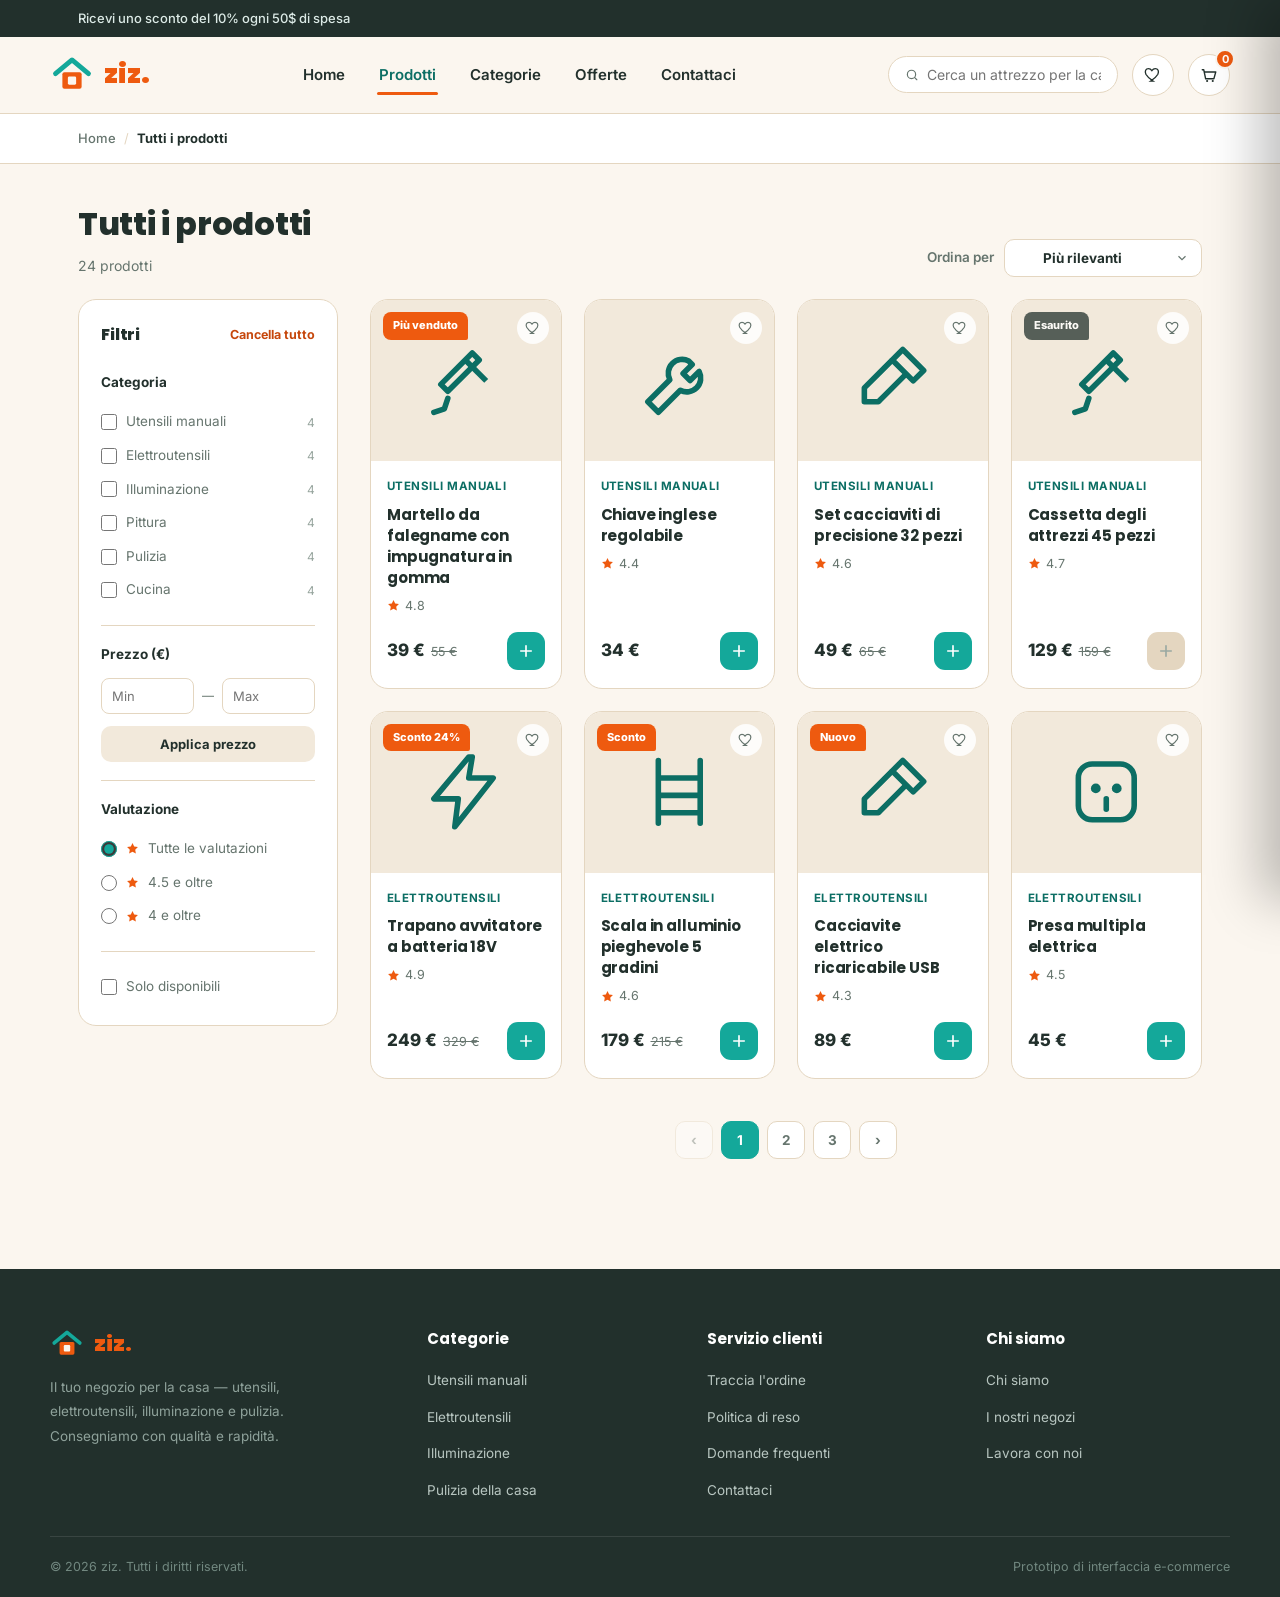
<file: Diancheria per la casa.html>
<!DOCTYPE html>
<html lang="it" dir="ltr">
<head>
<meta charset="UTF-8">
<meta name="viewport" content="width=device-width, initial-scale=1.0">
<title>ziz | Tutti i prodotti</title>
<link rel="preconnect" href="https://fonts.googleapis.com">
<link href="https://fonts.googleapis.com/css2?family=Poppins:wght@400;500;700;800;900&family=Inter:wght@300;400;500;600&display=swap" rel="stylesheet">
<link rel="stylesheet" href="centro-css.css">
</head>
<body>

<!-- Top utility bar -->
<div class="topbar">
  <div class="wrap">
    <span class="promo">Ricevi uno sconto del 10% ogni 50$ di spesa</span>
    <div class="links">
    
    </div>
  </div>
</div>

<!-- Header -->
<header class="site">
  <div class="wrap header-row">
    <a href="#" class="logo" aria-label="ziz - Pagina principale">
      <svg viewBox="0 0 64 64" fill="none" xmlns="http://www.w3.org/2000/svg">
        <path d="M8 30L32 10L56 30" stroke="#14A89A" stroke-width="7" stroke-linecap="round" stroke-linejoin="round"/>
        <rect x="18" y="28" width="28" height="24" rx="3" fill="#EE5A0F"/>
        <rect x="26" y="34" width="12" height="12" rx="2" fill="#FBF6EF"/>
      </svg>
      <span class="word">ziz<span class="dot">.</span></span>
    </a>

    <nav class="main">
      <a href="#">Home</a>
      <a href="#" class="active">Prodotti</a>
      <a href="#">Categorie</a>
      <a href="#">Offerte</a>
      <a href="#">Contattaci</a>
    </nav>

    <div class="header-actions">
      <div class="search-box">
        <svg width="16" height="16" viewBox="0 0 24 24" fill="none"><circle cx="11" cy="11" r="7" stroke="currentColor" stroke-width="2"/><path d="M20 20L16.5 16.5" stroke="currentColor" stroke-width="2" stroke-linecap="round"/></svg>
        <input type="text" placeholder="Cerca un attrezzo per la casa...">
      </div>
      <button class="icon-btn" aria-label="Preferiti">
        <svg width="18" height="18" viewBox="0 0 24 24" fill="none"><path d="M12 20s-7-4.5-9.5-9C.7 7 2.3 3.5 6 3.5c2.1 0 3.5 1.2 4.5 2.6C11.5 4.7 12.9 3.5 15 3.5c3.7 0 5.3 3.5 3.5 7.5-2.5 4.5-9.5 9-9.5 9z" stroke="#22302C" stroke-width="1.8"/></svg>
      </button>
      <button class="icon-btn" id="cartBtn" aria-label="Carrello" onclick="openCart()">
        <svg width="18" height="18" viewBox="0 0 24 24" fill="none"><path d="M3 5h2l2.5 12h11L21 8H6.5" stroke="#22302C" stroke-width="1.8" stroke-linecap="round" stroke-linejoin="round"/><circle cx="9.5" cy="20" r="1.4" fill="#22302C"/><circle cx="17" cy="20" r="1.4" fill="#22302C"/></svg>
        <span class="cart-count" id="cartCount">0</span>
      </button>
    </div>
  </div>
</header>

<!-- Breadcrumb -->
<div class="breadcrumb">
  <div class="wrap">
    <a href="#">Home</a>
    <span class="sep">/</span>
    <span class="current">Tutti i prodotti</span>
  </div>
</div>

<!-- Page head -->
<div class="page-head">
  <div class="wrap page-head-row">
    <div>
      <h1>Tutti i prodotti</h1>
      <div class="count" id="resultsCount">— prodotti</div>
    </div>
    <div class="head-tools">
      <button class="filter-toggle" onclick="toggleFilters()">
        <svg viewBox="0 0 24 24" fill="none"><path d="M4 6h16M7 12h10M10 18h4" stroke="currentColor" stroke-width="1.8" stroke-linecap="round"/></svg>
        Filtri
      </button>
      <div class="sort-box">
        <span>Ordina per</span>
        <select id="sortSelect">
          <option value="relevance">Più rilevanti</option>
          <option value="price-asc">Prezzo: dal più basso</option>
          <option value="price-desc">Prezzo: dal più alto</option>
          <option value="rating">Più votati</option>
        </select>
      </div>
    </div>
  </div>
</div>

<!-- Shop layout -->
<div class="wrap shop-layout">

  <!-- Filters -->
  <aside class="filters" id="filtersPanel">
    <div class="filters-head">
      <h3>Filtri</h3>
      <button class="clear-filters" onclick="clearFilters()">Cancella tutto</button>
    </div>

    <div class="filter-group">
      <h4>Categoria</h4>
      <div id="catFilters"><!-- injected --></div>
    </div>

    <div class="filter-group">
      <h4>Prezzo (€)</h4>
      <div class="price-inputs">
        <input type="number" id="priceMin" placeholder="Min" min="0">
        <span>—</span>
        <input type="number" id="priceMax" placeholder="Max" min="0">
      </div>
      <button class="price-apply" onclick="renderGrid()">Applica prezzo</button>
    </div>

    <div class="filter-group">
      <h4>Valutazione</h4>
      <label class="filter-check rating-check">
        <span class="lbl">
          <input type="radio" name="rating" value="0" checked onchange="renderGrid()">
          <svg viewBox="0 0 24 24" fill="currentColor"><path d="M12 2l3.1 6.3 6.9 1-5 4.9 1.2 6.8L12 17.8 5.8 21l1.2-6.8-5-4.9 6.9-1L12 2z"/></svg>
          Tutte le valutazioni
        </span>
      </label>
      <label class="filter-check rating-check">
        <span class="lbl">
          <input type="radio" name="rating" value="4.5" onchange="renderGrid()">
          <svg viewBox="0 0 24 24" fill="currentColor"><path d="M12 2l3.1 6.3 6.9 1-5 4.9 1.2 6.8L12 17.8 5.8 21l1.2-6.8-5-4.9 6.9-1L12 2z"/></svg>
          4.5 e oltre
        </span>
      </label>
      <label class="filter-check rating-check">
        <span class="lbl">
          <input type="radio" name="rating" value="4" onchange="renderGrid()">
          <svg viewBox="0 0 24 24" fill="currentColor"><path d="M12 2l3.1 6.3 6.9 1-5 4.9 1.2 6.8L12 17.8 5.8 21l1.2-6.8-5-4.9 6.9-1L12 2z"/></svg>
          4 e oltre
        </span>
      </label>
    </div>

    <div class="filter-group">
      <label class="filter-check">
        <span class="lbl">
          <input type="checkbox" id="inStockOnly" onchange="renderGrid()">
          Solo disponibili
        </span>
      </label>
    </div>
  </aside>

  <!-- Products -->
  <main>
    <div class="prod-grid" id="productGrid"><!-- injected by JS --></div>
    <div class="pagination" id="pagination"><!-- injected by JS --></div>
  </main>
</div>

<!-- Footer -->
<footer>
  <div class="wrap footer-top">
    <div>
      <div class="flogo">
        <svg viewBox="0 0 64 64" fill="none"><path d="M8 30L32 10L56 30" stroke="#14A89A" stroke-width="7" stroke-linecap="round" stroke-linejoin="round"/><rect x="18" y="28" width="28" height="24" rx="3" fill="#EE5A0F"/><rect x="26" y="34" width="12" height="12" rx="2" fill="#FBF6EF"/></svg>
        <span class="word">ziz.</span>
      </div>
      <p class="desc">Il tuo negozio per la casa — utensili, elettroutensili, illuminazione e pulizia. Consegniamo con qualità e rapidità.</p>
    </div>
    <div>
      <h4>Categorie</h4>
      <ul>
        <li><a href="#">Utensili manuali</a></li>
        <li><a href="#">Elettroutensili</a></li>
        <li><a href="#">Illuminazione</a></li>
        <li><a href="#">Pulizia della casa</a></li>
      </ul>
    </div>
    <div>
      <h4>Servizio clienti</h4>
      <ul>
        <li><a href="#">Traccia l'ordine</a></li>
        <li><a href="#">Politica di reso</a></li>
        <li><a href="#">Domande frequenti</a></li>
        <li><a href="#">Contattaci</a></li>
      </ul>
    </div>
    <div>
      <h4>Chi siamo</h4>
      <ul>
        <li><a href="#">Chi siamo</a></li>
        <li><a href="#">I nostri negozi</a></li>
        <li><a href="#">Lavora con noi</a></li>
      </ul>
    </div>
  </div>
  <div class="wrap footer-bottom">
    <span>© 2026 ziz. Tutti i diritti riservati.</span>
    <span>Prototipo di interfaccia e-commerce</span>
  </div>
</footer>

<!-- Cart drawer -->
<div class="overlay" id="overlay" onclick="closeCart()"></div>
<aside class="drawer" id="drawer">
  <div class="drawer-head">
    <h3>Carrello</h3>
    <button class="drawer-close" onclick="closeCart()" aria-label="Chiudi il carrello">
      <svg viewBox="0 0 24 24" fill="none"><path d="M6 6l12 12M18 6L6 18" stroke="#22302C" stroke-width="2" stroke-linecap="round"/></svg>
    </button>
  </div>
  <div class="drawer-items" id="drawerItems"></div>
  <div class="drawer-foot">
    <div class="subtotal-row"><span>Subtotale</span><span class="amt" id="subtotalAmt">0 €</span></div>
    <a href="#" class="btn btn-primary" style="width:100%;">Completa l'ordine</a>
  </div>
</aside>

<script>
  // ---------- Icons ----------
  const ICONS = {
    hammer: `<svg viewBox="0 0 24 24" fill="none"><path d="M14 4l-9 9 2 2 9-9-2-2z" stroke="currentColor" stroke-width="1.6" stroke-linejoin="round"/><path d="M12 6l6 6" stroke="currentColor" stroke-width="1.6"/><path d="M3 21l3-1 1-3" stroke="currentColor" stroke-width="1.6" stroke-linecap="round" stroke-linejoin="round"/></svg>`,
    drill: `<svg viewBox="0 0 24 24" fill="none"><path d="M13 2L3 14h7l-1 8 11-14h-7l1-6z" stroke="currentColor" stroke-width="1.6" stroke-linejoin="round"/></svg>`,
    bulb: `<svg viewBox="0 0 24 24" fill="none"><circle cx="12" cy="8" r="4" stroke="currentColor" stroke-width="1.6"/><path d="M9 12l-2 8h10l-2-8" stroke="currentColor" stroke-width="1.6" stroke-linejoin="round"/></svg>`,
    brush: `<svg viewBox="0 0 24 24" fill="none"><path d="M4 20h16M8 20V10l4-6 4 6v10" stroke="currentColor" stroke-width="1.6" stroke-linejoin="round"/></svg>`,
    spray: `<svg viewBox="0 0 24 24" fill="none"><path d="M9 8h4v13H9zM11 8V4M8 5h6M2 10l3 2M2 14l3-1" stroke="currentColor" stroke-width="1.6" stroke-linecap="round" stroke-linejoin="round"/></svg>`,
    pan: `<svg viewBox="0 0 24 24" fill="none"><circle cx="10" cy="12" r="7" stroke="currentColor" stroke-width="1.6"/><path d="M17 10h5" stroke="currentColor" stroke-width="1.6" stroke-linecap="round"/></svg>`,
    wrench: `<svg viewBox="0 0 24 24" fill="none"><path d="M14.7 6.3a4 4 0 00-5.4 5.4L3 18l3 3 6.3-6.3a4 4 0 005.4-5.4l-2.6 2.6-2-2 2.6-2.6z" stroke="currentColor" stroke-width="1.6" stroke-linejoin="round"/></svg>`,
    ladder: `<svg viewBox="0 0 24 24" fill="none"><path d="M6 3v18M18 3v18M6 8h12M6 13h12M6 18h12" stroke="currentColor" stroke-width="1.6" stroke-linecap="round"/></svg>`,
    screwdriver: `<svg viewBox="0 0 24 24" fill="none"><path d="M15 3l6 6-3 3-6-6 3-3z" stroke="currentColor" stroke-width="1.6" stroke-linejoin="round"/><path d="M12 6L4 14v4h4l8-8" stroke="currentColor" stroke-width="1.6" stroke-linejoin="round"/></svg>`,
    socket: `<svg viewBox="0 0 24 24" fill="none"><rect x="4" y="4" width="16" height="16" rx="4" stroke="currentColor" stroke-width="1.6"/><circle cx="9" cy="11" r="1.4" fill="currentColor"/><circle cx="15" cy="11" r="1.4" fill="currentColor"/><path d="M12 14v3" stroke="currentColor" stroke-width="1.6" stroke-linecap="round"/></svg>`,
    lamp: `<svg viewBox="0 0 24 24" fill="none"><path d="M6 4h12l-3 8H9L6 4z" stroke="currentColor" stroke-width="1.6" stroke-linejoin="round"/><path d="M12 12v6M8 21h8" stroke="currentColor" stroke-width="1.6" stroke-linecap="round"/></svg>`,
    roller: `<svg viewBox="0 0 24 24" fill="none"><rect x="3" y="5" width="14" height="6" rx="2" stroke="currentColor" stroke-width="1.6"/><path d="M13 11v4M13 20v-5M13 20h5" stroke="currentColor" stroke-width="1.6" stroke-linecap="round"/></svg>`,
    mop: `<svg viewBox="0 0 24 24" fill="none"><path d="M12 3v11" stroke="currentColor" stroke-width="1.6" stroke-linecap="round"/><path d="M6 21c0-4 3-6 6-7 3 1 6 3 6 7" stroke="currentColor" stroke-width="1.6" stroke-linecap="round" stroke-linejoin="round"/></svg>`,
    kettle: `<svg viewBox="0 0 24 24" fill="none"><path d="M5 11h11a3 3 0 013 3v0a3 3 0 01-3 3h-1" stroke="currentColor" stroke-width="1.6" stroke-linecap="round"/><path d="M4 11c0 6 3 9 7 9s7-3 7-9" stroke="currentColor" stroke-width="1.6"/><path d="M9 11V7a2 2 0 014 0v4" stroke="currentColor" stroke-width="1.6"/></svg>`,
  };

  // ---------- Categories ----------
  const CATEGORIES = ['Utensili manuali','Elettroutensili','Illuminazione','Pittura','Pulizia','Cucina'];

  // ---------- Product data ----------
  // Campo "image": URL della foto reale del prodotto. Se lasciato null (o se il
  // link non si carica), la scheda mostra automaticamente l'icona come prima:
  // non è mai richiesto avere una foto per ogni prodotto.
  const PRODUCTS = [
    {id:1, cat:'Utensili manuali', name:'Martello da falegname con impugnatura in gomma', icon:'hammer', image:'https://picsum.photos/seed/ziz1/500/420', price:39, was:55, rating:4.8, badge:'Più venduto', stock:true},
    {id:2, cat:'Utensili manuali', name:'Chiave inglese regolabile', icon:'wrench', image:'https://picsum.photos/seed/ziz2/500/420', price:34, was:null, rating:4.4, badge:null, stock:true},
    {id:3, cat:'Utensili manuali', name:'Set cacciaviti di precisione 32 pezzi', icon:'screwdriver', image:'https://picsum.photos/seed/ziz3/500/420', price:49, was:65, rating:4.6, badge:null, stock:true},
    {id:4, cat:'Utensili manuali', name:'Cassetta degli attrezzi 45 pezzi', icon:'hammer', image:null, price:129, was:159, rating:4.7, badge:'Sconto 19%', stock:false},

    {id:5, cat:'Elettroutensili', name:'Trapano avvitatore a batteria 18V', icon:'drill', image:'https://picsum.photos/seed/ziz5/500/420', price:249, was:329, rating:4.9, badge:'Sconto 24%', stock:true},
    {id:6, cat:'Elettroutensili', name:'Scala in alluminio pieghevole 5 gradini', icon:'ladder', image:'https://picsum.photos/seed/ziz6/500/420', price:179, was:215, rating:4.6, badge:'Sconto', stock:true},
    {id:7, cat:'Elettroutensili', name:'Cacciavite elettrico ricaricabile USB', icon:'screwdriver', image:null, price:89, was:null, rating:4.3, badge:'Nuovo', stock:true},
    {id:8, cat:'Elettroutensili', name:'Presa multipla elettrica', icon:'socket', image:'https://picsum.photos/seed/ziz8/500/420', price:45, was:null, rating:4.5, badge:null, stock:true},

    {id:9, cat:'Illuminazione', name:'Lampadina LED smart controllabile', icon:'bulb', image:'https://picsum.photos/seed/ziz9/500/420', price:29, was:null, rating:4.6, badge:null, stock:true},
    {id:10, cat:'Illuminazione', name:'Lampada da scrivania pieghevole', icon:'lamp', image:'https://picsum.photos/seed/ziz10/500/420', price:69, was:89, rating:4.4, badge:null, stock:true},
    {id:11, cat:'Illuminazione', name:'Striscia LED colorata 5 metri', icon:'bulb', image:null, price:55, was:75, rating:4.7, badge:'Sconto 27%', stock:true},
    {id:12, cat:'Illuminazione', name:'Lampada da parete esterna impermeabile', icon:'lamp', image:'https://picsum.photos/seed/ziz12/500/420', price:99, was:null, rating:4.2, badge:null, stock:false},

    {id:13, cat:'Pittura', name:'Set pennelli professionali 5 pezzi', icon:'brush', image:'https://picsum.photos/seed/ziz13/500/420', price:59, was:79, rating:4.5, badge:null, stock:true},
    {id:14, cat:'Pittura', name:'Rullo per pittura con vaschetta', icon:'roller', image:'https://picsum.photos/seed/ziz14/500/420', price:35, was:null, rating:4.3, badge:null, stock:true},
    {id:15, cat:'Pittura', name:'Pittura murale per interni 3,6 litri', icon:'brush', image:null, price:145, was:170, rating:4.6, badge:'Sconto', stock:true},
    {id:16, cat:'Pittura', name:'Nastro adesivo di protezione per pittura', icon:'roller', image:'https://picsum.photos/seed/ziz16/500/420', price:12, was:null, rating:4.1, badge:null, stock:true},

    {id:17, cat:'Pulizia', name:'Detergente spray multiuso', icon:'spray', image:'https://picsum.photos/seed/ziz17/500/420', price:18, was:null, rating:4.3, badge:'Nuovo', stock:true},
    {id:18, cat:'Pulizia', name:'Scopa a mocio rotante con doppio secchio', icon:'mop', image:'https://picsum.photos/seed/ziz18/500/420', price:99, was:129, rating:4.8, badge:'Più venduto', stock:true},
    {id:19, cat:'Pulizia', name:'Set spazzole per pulizia domestica', icon:'spray', image:null, price:27, was:null, rating:4.2, badge:null, stock:true},
    {id:20, cat:'Pulizia', name:'Aspirapolvere portatile a batteria', icon:'mop', image:'https://picsum.photos/seed/ziz20/500/420', price:159, was:199, rating:4.6, badge:'Sconto 20%', stock:false},

    {id:21, cat:'Cucina', name:'Padella antiaderente Tefal 28 cm', icon:'pan', image:'https://picsum.photos/seed/ziz21/500/420', price:89, was:120, rating:4.7, badge:null, stock:true},
    {id:22, cat:'Cucina', name:'Bollitore elettrico in acciaio inox', icon:'kettle', image:'https://picsum.photos/seed/ziz22/500/420', price:79, was:99, rating:4.5, badge:null, stock:true},
    {id:23, cat:'Cucina', name:'Set pentole da cucina 8 pezzi', icon:'pan', image:null, price:299, was:359, rating:4.8, badge:'Sconto 17%', stock:true},
    {id:24, cat:'Cucina', name:'Bollitore elettrico con controllo della temperatura', icon:'kettle', image:'https://picsum.photos/seed/ziz24/500/420', price:119, was:null, rating:4.4, badge:'Nuovo', stock:true},
  ];

  const PAGE_SIZE = 8;
  let currentPage = 1;

  // ---------- Build category filter checkboxes ----------
  const catFiltersEl = document.getElementById('catFilters');
  catFiltersEl.innerHTML = CATEGORIES.map(cat => {
    const count = PRODUCTS.filter(p => p.cat === cat).length;
    return `
      <label class="filter-check">
        <span class="lbl">
          <input type="checkbox" class="cat-check" value="${cat}" onchange="renderGrid()">
          ${cat}
        </span>
        <span class="cnt">${count}</span>
      </label>`;
  }).join('');

  function getSelectedCats(){
    return Array.from(document.querySelectorAll('.cat-check:checked')).map(c => c.value);
  }

  function getFiltered(){
    const cats = getSelectedCats();
    const min = parseFloat(document.getElementById('priceMin').value);
    const max = parseFloat(document.getElementById('priceMax').value);
    const minRating = parseFloat(document.querySelector('input[name="rating"]:checked').value);
    const stockOnly = document.getElementById('inStockOnly').checked;

    let list = PRODUCTS.filter(p => {
      if(cats.length && !cats.includes(p.cat)) return false;
      if(!isNaN(min) && p.price < min) return false;
      if(!isNaN(max) && p.price > max) return false;
      if(p.rating < minRating) return false;
      if(stockOnly && !p.stock) return false;
      return true;
    });

    const sort = document.getElementById('sortSelect').value;
    if(sort === 'price-asc') list.sort((a,b) => a.price - b.price);
    else if(sort === 'price-desc') list.sort((a,b) => b.price - a.price);
    else if(sort === 'rating') list.sort((a,b) => b.rating - a.rating);

    return list;
  }

  function cardHTML(p){
    return `
    <article class="prod-card">
      <div class="prod-media">
        ${p.badge && p.stock ? `<span class="badge">${p.badge}</span>` : ''}
        ${!p.stock ? `<span class="badge out">Esaurito</span>` : ''}
        <button class="fav-btn" onclick="this.classList.toggle('active')" aria-label="Aggiungi ai preferiti">
          <svg viewBox="0 0 24 24" fill="none"><path d="M12 20s-7-4.5-9.5-9C.7 7 2.3 3.5 6 3.5c2.1 0 3.5 1.2 4.5 2.6C11.5 4.7 12.9 3.5 15 3.5c3.7 0 5.3 3.5 3.5 7.5-2.5 4.5-9.5 9-9.5 9z" stroke="currentColor" stroke-width="1.8"/></svg>
        </button>
        ${ICONS[p.icon]}
        ${p.image ? `<img src="${p.image}" alt="${p.name}" loading="lazy" onerror="this.remove()">` : ''}
      </div>
      <div class="prod-body">
        <span class="prod-cat">${p.cat}</span>
        <h3 class="prod-name">${p.name}</h3>
        <div class="prod-rating">
          <svg viewBox="0 0 24 24" fill="currentColor"><path d="M12 2l3.1 6.3 6.9 1-5 4.9 1.2 6.8L12 17.8 5.8 21l1.2-6.8-5-4.9 6.9-1L12 2z"/></svg>
          ${p.rating}
        </div>
        <div class="prod-foot">
          <div class="price">
            <span class="now">${p.price} €</span>
            ${p.was ? `<span class="was">${p.was} €</span>` : ''}
          </div>
          <button class="add-btn" aria-label="Aggiungi al carrello" onclick="addToCart(${p.id})" ${!p.stock ? 'disabled' : ''}>
            <svg viewBox="0 0 24 24" fill="none"><path d="M12 5v14M5 12h14" stroke="currentColor" stroke-width="2.2" stroke-linecap="round"/></svg>
          </button>
        </div>
      </div>
    </article>`;
  }

  function renderGrid(){
    currentPage = Math.min(currentPage, 1e9);
    const filtered = getFiltered();
    const totalPages = Math.max(1, Math.ceil(filtered.length / PAGE_SIZE));
    if(currentPage > totalPages) currentPage = totalPages;

    document.getElementById('resultsCount').textContent = `${filtered.length} prodotti`;

    const grid = document.getElementById('productGrid');
    if(filtered.length === 0){
      grid.classList.add('empty');
      grid.innerHTML = `
        <div class="results-empty show">
          <svg viewBox="0 0 24 24" fill="none"><circle cx="11" cy="11" r="7" stroke="currentColor" stroke-width="1.6"/><path d="M20 20L16.5 16.5" stroke="currentColor" stroke-width="1.6" stroke-linecap="round"/></svg>
          <p>Nessun prodotto trovato</p>
          <span>Prova a modificare i filtri o cancellali per vedere tutti i prodotti</span>
        </div>`;
      document.getElementById('pagination').innerHTML = '';
      return;
    }
    grid.classList.remove('empty');

    const start = (currentPage - 1) * PAGE_SIZE;
    const pageItems = filtered.slice(start, start + PAGE_SIZE);
    grid.innerHTML = pageItems.map(cardHTML).join('');

    renderPagination(totalPages);
  }

  function renderPagination(totalPages){
    const el = document.getElementById('pagination');
    if(totalPages <= 1){ el.innerHTML = ''; return; }
    let html = `<button class="page-btn" ${currentPage===1?'disabled':''} onclick="goPage(${currentPage-1})" aria-label="Precedente">‹</button>`;
    for(let i=1; i<=totalPages; i++){
      html += `<button class="page-btn ${i===currentPage?'active':''}" onclick="goPage(${i})">${i}</button>`;
    }
    html += `<button class="page-btn" ${currentPage===totalPages?'disabled':''} onclick="goPage(${currentPage+1})" aria-label="Successivo">›</button>`;
    el.innerHTML = html;
  }

  function goPage(n){
    currentPage = n;
    renderGrid();
    document.querySelector('.page-head').scrollIntoView({behavior:'smooth', block:'start'});
  }

  function clearFilters(){
    document.querySelectorAll('.cat-check').forEach(c => c.checked = false);
    document.getElementById('priceMin').value = '';
    document.getElementById('priceMax').value = '';
    document.querySelector('input[name="rating"][value="0"]').checked = true;
    document.getElementById('inStockOnly').checked = false;
    document.getElementById('sortSelect').value = 'relevance';
    currentPage = 1;
    renderGrid();
  }

  document.getElementById('sortSelect').addEventListener('change', () => { currentPage = 1; renderGrid(); });

  function toggleFilters(){
    document.getElementById('filtersPanel').classList.toggle('open');
  }

  // ---------- Cart logic ----------
  let cart = {}; // id -> qty

  function addToCart(id){
    cart[id] = (cart[id] || 0) + 1;
    renderCart();
    openCart();
  }
  function changeQty(id, delta){
    cart[id] = (cart[id] || 0) + delta;
    if(cart[id] <= 0) delete cart[id];
    renderCart();
  }
  function removeItem(id){
    delete cart[id];
    renderCart();
  }

  function renderCart(){
    const items = Object.entries(cart);
    const countEl = document.getElementById('cartCount');
    const totalQty = items.reduce((s,[,q]) => s+q, 0);
    countEl.textContent = totalQty;

    const container = document.getElementById('drawerItems');
    if(items.length === 0){
      container.innerHTML = `
        <div class="cart-empty">
          <svg viewBox="0 0 24 24" fill="none"><path d="M3 5h2l2.5 12h11L21 8H6.5" stroke="currentColor" stroke-width="1.6" stroke-linecap="round" stroke-linejoin="round"/><circle cx="9.5" cy="20" r="1.4" fill="currentColor"/><circle cx="17" cy="20" r="1.4" fill="currentColor"/></svg>
          <p>Il tuo carrello è vuoto</p>
        </div>`;
      document.getElementById('subtotalAmt').textContent = '0 €';
      return;
    }

    let subtotal = 0;
    container.innerHTML = items.map(([id, qty]) => {
      const p = PRODUCTS.find(x => x.id == id);
      subtotal += p.price * qty;
      return `
        <div class="cart-item">
          <div class="thumb">${ICONS[p.icon]}${p.image ? `<img src="${p.image}" alt="${p.name}" onerror="this.remove()">` : ''}</div>
          <div class="cart-item-body">
            <span class="name">${p.name}</span>
            <div class="qty-row">
              <div class="qty-ctrl">
                <button onclick="changeQty(${p.id}, -1)" aria-label="Diminuisci quantità">−</button>
                <span>${qty}</span>
                <button onclick="changeQty(${p.id}, 1)" aria-label="Aumenta quantità">+</button>
              </div>
              <span class="price-tag">${p.price * qty} €</span>
            </div>
            <a href="#" class="remove-btn" onclick="removeItem(${p.id}); return false;">Rimuovi</a>
          </div>
        </div>`;
    }).join('');
    document.getElementById('subtotalAmt').textContent = subtotal + ' €';
  }

  function openCart(){
    document.getElementById('drawer').classList.add('open');
    document.getElementById('overlay').classList.add('open');
  }
  function closeCart(){
    document.getElementById('drawer').classList.remove('open');
    document.getElementById('overlay').classList.remove('open');
  }

  renderCart();
  renderGrid();
</script>

</body>
</html>
</file>
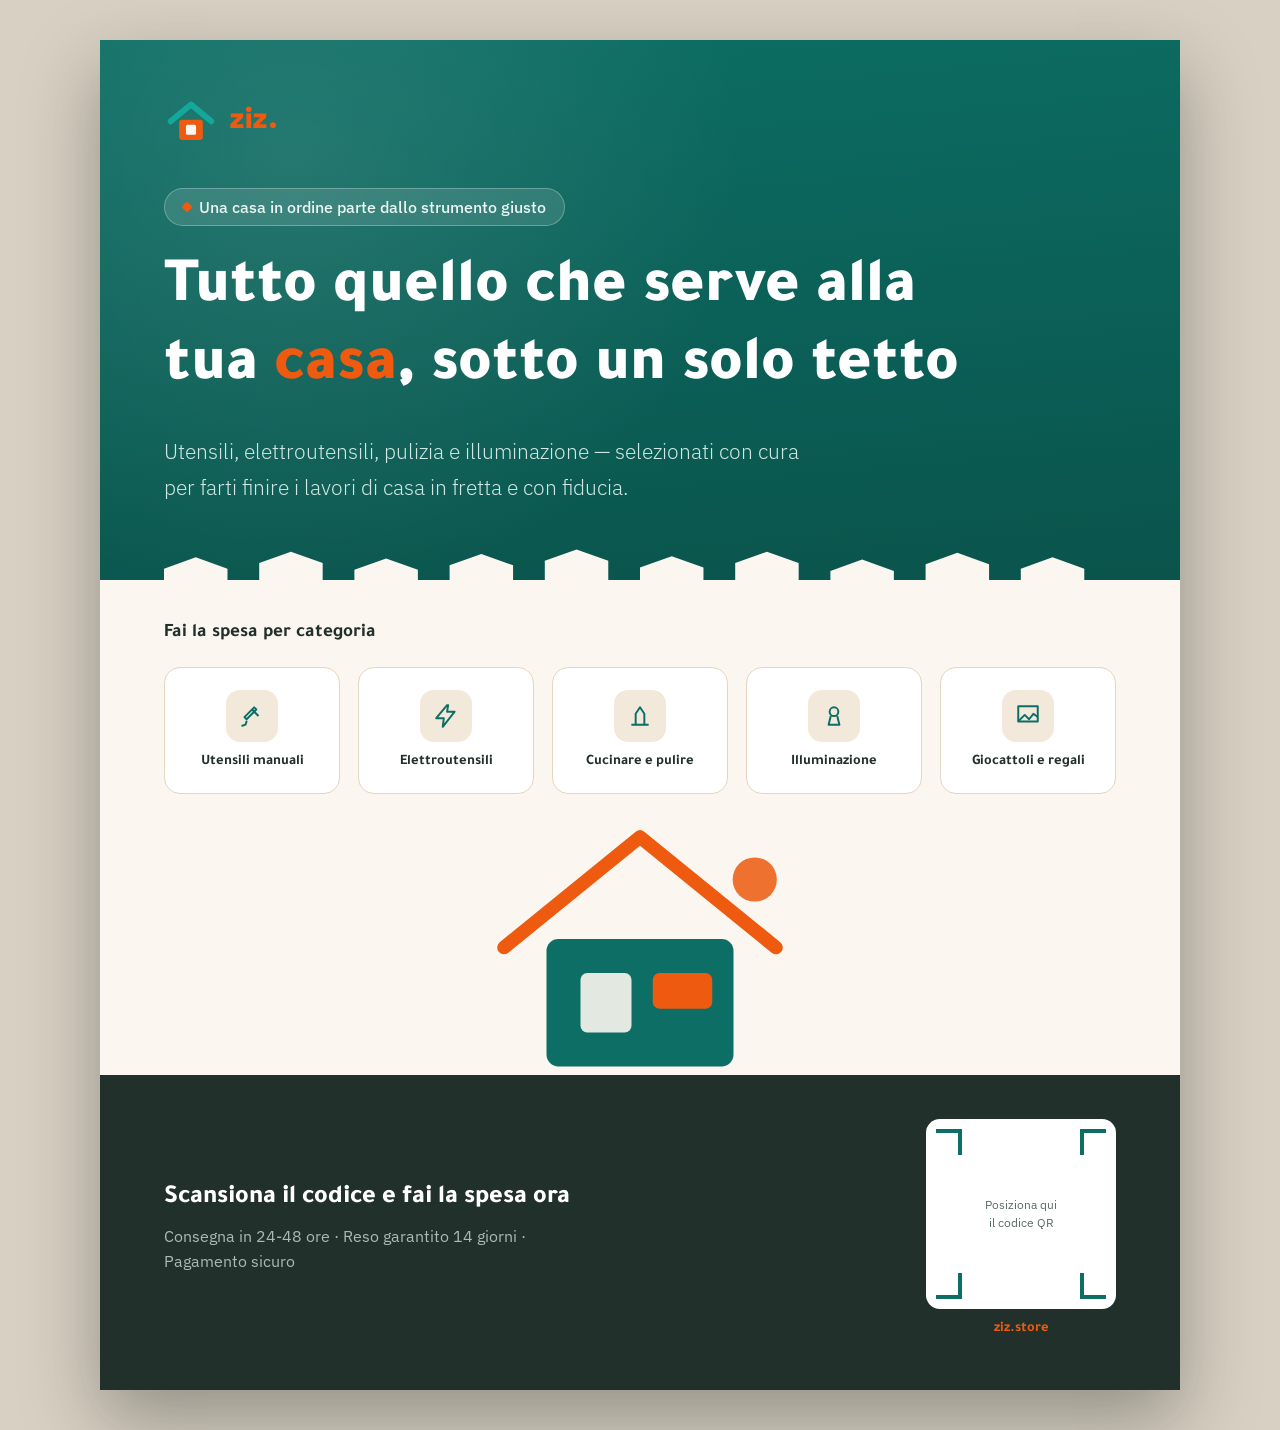
<file: ziz-poster-it.html>
<!DOCTYPE html>
<html lang="it" dir="ltr">
<head>
<meta charset="UTF-8">
<title>ziz. — Poster pubblicitario</title>
<link rel="preconnect" href="https://fonts.googleapis.com">
<link href="https://fonts.googleapis.com/css2?family=Tajawal:wght@400;500;700;800;900&family=IBM+Plex+Sans:wght@300;400;500;600&display=swap" rel="stylesheet">
<style>
:root{
  --teal:#14A89A;
  --teal-dark:#0C6E64;
  --teal-deep:#0A544C;
  --orange:#EE5A0F;
  --orange-dark:#C6470C;
  --cream:#FBF6EF;
  --sand:#F2E9DB;
  --sand-line:#E4D6C0;
  --ink:#22302C;
  --ink-soft:#5B6B64;
  --white:#FFFFFF;
}
*{box-sizing:border-box; margin:0; padding:0;}
body{
  background:#D8D0C2;
  font-family:'Tajawal', sans-serif;
  display:flex; align-items:center; justify-content:center;
  padding:40px;
}
.poster{
  width:1080px; height:1350px;
  background:var(--cream);
  position:relative;
  overflow:hidden;
  box-shadow:0 30px 70px rgba(20,30,27,.35);
  display:flex;
  flex-direction:column;
}

/* ---- top band ---- */
.top{
  position:relative;
  background:var(--teal-dark);
  background-image:
    radial-gradient(circle at 18% 22%, rgba(255,255,255,.10), transparent 46%),
    linear-gradient(175deg, var(--teal-dark), var(--teal-deep));
  color:#fff;
  padding:56px 64px 0;
  flex-shrink:0;
}
.brand{display:flex; align-items:center; gap:12px;}
.brand svg{width:54px; height:54px;}
.brand .word{font-weight:900; font-size:32px; color:var(--orange);}
.brand .word .dot{color:var(--orange);}

.eyebrow{
  display:inline-flex; align-items:center; gap:8px;
  background:rgba(255,255,255,.12); border:1px solid rgba(255,255,255,.28);
  padding:8px 18px; border-radius:999px; font-size:16px; font-weight:500;
  margin:38px 0 26px; color:#EAF6F3; font-family:'IBM Plex Sans';
}
.eyebrow .sq{width:8px; height:8px; background:var(--orange); border-radius:2px; transform:rotate(45deg); flex-shrink:0;}

.headline{
  font-weight:900; font-size:64px; line-height:1.22; max-width:820px;
  margin-bottom:26px;
}
.headline .accent{color:var(--orange);}

.sub{
  font-family:'IBM Plex Sans'; font-weight:300; font-size:21px; line-height:1.7;
  color:#CFE8E3; max-width:640px; padding-bottom:40px;
}

.roofline{ width:100%; height:34px; display:block; color:var(--cream); flex-shrink:0; }

/* ---- categories ---- */
.cats{
  padding:42px 64px 10px;
  flex-shrink:0;
}
.cats .label{
  font-weight:700; font-size:19px; color:var(--ink); margin-bottom:22px;
}
.cat-row{display:flex; gap:18px;}
.cat-card{
  flex:1;
  background:var(--white); border:1px solid var(--sand-line); border-radius:16px;
  padding:22px 10px; text-align:center;
}
.cat-card .icon-wrap{
  width:52px; height:52px; margin:0 auto 12px; border-radius:14px;
  background:var(--sand); display:flex; align-items:center; justify-content:center;
}
.cat-card .icon-wrap svg{width:26px; height:26px; color:var(--teal-dark);}
.cat-card .name{font-weight:700; font-size:14.5px; color:var(--ink);}

/* ---- house illustration strip ---- */
.house-strip{
  flex:1;
  position:relative;
  display:flex;
  align-items:flex-end;
  justify-content:center;
  padding:20px 64px 0;
  min-height:0;
}
.house-strip svg{width:340px; height:auto;}

/* ---- bottom band ---- */
.bottom{
  background:var(--ink);
  color:#DCEAE6;
  padding:44px 64px 52px;
  display:flex; align-items:center; justify-content:space-between; gap:40px;
  flex-shrink:0;
}
.bottom-text .cta{
  font-weight:800; font-size:26px; color:#fff; margin-bottom:10px;
}
.bottom-text .promo{
  font-family:'IBM Plex Sans'; font-size:15.5px; color:#A9BAB4; max-width:400px; line-height:1.6;
}
.qr-block{
  display:flex; flex-direction:column; align-items:center; gap:12px; flex-shrink:0;
}
.qr-box{
  width:190px; height:190px;
  background:var(--white);
  border-radius:14px;
  position:relative;
  display:flex; align-items:center; justify-content:center;
}
.qr-box .corner{
  position:absolute; width:26px; height:26px;
  border-color:var(--teal-dark);
}
.qr-box .c1{top:10px; left:10px; border-top:4px solid; border-right:4px solid; border-color:var(--teal-dark);}
.qr-box .c2{top:10px; right:10px; border-top:4px solid; border-left:4px solid; border-color:var(--teal-dark);}
.qr-box .c3{bottom:10px; left:10px; border-bottom:4px solid; border-right:4px solid; border-color:var(--teal-dark);}
.qr-box .c4{bottom:10px; right:10px; border-bottom:4px solid; border-left:4px solid; border-color:var(--teal-dark);}
.qr-box .hint{
  font-family:'IBM Plex Sans'; font-size:12px; color:var(--ink-soft); text-align:center; line-height:1.5;
}
.qr-label{
  font-weight:700; font-size:14.5px; color:var(--orange);
}
</style>
</head>
<body>

<div class="poster">

  <div class="top">
    <div class="brand">
      <svg viewBox="0 0 64 64" fill="none" xmlns="http://www.w3.org/2000/svg">
        <path d="M8 30L32 10L56 30" stroke="#14A89A" stroke-width="7" stroke-linecap="round" stroke-linejoin="round"/>
        <rect x="18" y="28" width="28" height="24" rx="3" fill="#EE5A0F"/>
        <rect x="26" y="34" width="12" height="12" rx="2" fill="#FBF6EF"/>
      </svg>
      <span class="word">ziz<span class="dot">.</span></span>
    </div>

    <span class="eyebrow"><span class="sq"></span> Una casa in ordine parte dallo strumento giusto</span>

    <h1 class="headline">Tutto quello che serve alla tua <span class="accent">casa</span>, sotto un solo tetto</h1>
    <p class="sub">Utensili, elettroutensili, pulizia e illuminazione — selezionati con cura per farti finire i lavori di casa in fretta e con fiducia.</p>

    <svg class="roofline" viewBox="0 0 1200 60" preserveAspectRatio="none" xmlns="http://www.w3.org/2000/svg">
      <path d="M0 60 L0 40 L40 20 L80 40 L80 60 L120 60 L120 30 L160 10 L200 30 L200 60 L240 60 L240 42 L280 22 L320 42 L320 60 L360 60 L360 34 L400 14 L440 34 L440 60 L480 60 L480 26 L520 6 L560 26 L560 60 L600 60 L600 38 L640 18 L680 38 L680 60 L720 60 L720 30 L760 10 L800 30 L800 60 L840 60 L840 44 L880 24 L920 44 L920 60 L960 60 L960 32 L1000 12 L1040 32 L1040 60 L1080 60 L1080 40 L1120 20 L1160 40 L1160 60 L1200 60 L1200 60 L0 60 Z" fill="currentColor"/>
    </svg>
  </div>

  <div class="cats">
    <div class="label">Fai la spesa per categoria</div>
    <div class="cat-row">
      <div class="cat-card">
        <div class="icon-wrap"><svg viewBox="0 0 24 24" fill="none"><path d="M14 4l-9 9 2 2 9-9-2-2z" stroke="currentColor" stroke-width="1.8" stroke-linejoin="round"/><path d="M12 6l6 6" stroke="currentColor" stroke-width="1.8"/><path d="M3 21l3-1 1-3" stroke="currentColor" stroke-width="1.8" stroke-linecap="round" stroke-linejoin="round"/></svg></div>
        <div class="name">Utensili manuali</div>
      </div>
      <div class="cat-card">
        <div class="icon-wrap"><svg viewBox="0 0 24 24" fill="none"><path d="M13 2L3 14h7l-1 8 11-14h-7l1-6z" stroke="currentColor" stroke-width="1.8" stroke-linejoin="round"/></svg></div>
        <div class="name">Elettroutensili</div>
      </div>
      <div class="cat-card">
        <div class="icon-wrap"><svg viewBox="0 0 24 24" fill="none"><path d="M4 20h16M8 20V10l4-6 4 6v10" stroke="currentColor" stroke-width="1.8" stroke-linejoin="round"/></svg></div>
        <div class="name">Cucinare e pulire</div>
      </div>
      <div class="cat-card">
        <div class="icon-wrap"><svg viewBox="0 0 24 24" fill="none"><circle cx="12" cy="8" r="4" stroke="currentColor" stroke-width="1.8"/><path d="M9 12l-2 8h10l-2-8" stroke="currentColor" stroke-width="1.8" stroke-linejoin="round"/></svg></div>
        <div class="name">Illuminazione</div>
      </div>
      <div class="cat-card">
        <div class="icon-wrap"><svg viewBox="0 0 24 24" fill="none"><path d="M3 3h18v14H3z" stroke="currentColor" stroke-width="1.8" stroke-linejoin="round"/><path d="M3 17l6-6 4 4 4-5 4 3" stroke="currentColor" stroke-width="1.8" stroke-linejoin="round"/></svg></div>
        <div class="name">Giocattoli e regali</div>
      </div>
    </div>
  </div>

  <div class="house-strip">
    <svg viewBox="0 0 400 320" fill="none" xmlns="http://www.w3.org/2000/svg">
      <path d="M40 170L200 40L360 170" stroke="#EE5A0F" stroke-width="16" stroke-linecap="round" stroke-linejoin="round"/>
      <rect x="90" y="160" width="220" height="150" rx="14" fill="#0C6E64"/>
      <rect x="130" y="200" width="60" height="70" rx="8" fill="#FBF6EF" opacity=".9"/>
      <rect x="215" y="200" width="70" height="42" rx="8" fill="#EE5A0F"/>
      <circle cx="335" cy="90" r="26" fill="#EE5A0F" opacity=".85"/>
    </svg>
  </div>

  <div class="bottom">
    <div class="bottom-text">
      <div class="cta">Scansiona il codice e fai la spesa ora</div>
      <div class="promo">Consegna in 24-48 ore · Reso garantito 14 giorni · Pagamento sicuro</div>
    </div>
    <div class="qr-block">
      <div class="qr-box">
        <div class="corner c1"></div>
        <div class="corner c2"></div>
        <div class="corner c3"></div>
        <div class="corner c4"></div>
        <span class="hint">Posiziona qui<br>il codice QR</span>
      </div>
      <span class="qr-label">ziz.store</span>
    </div>
  </div>

</div>

</body>
</html>
</file>
<file: store-2-f.css>
:root{
  --teal:#14A89A;
  --teal-dark:#0C6E64;
  --teal-light:#DCF1EE;
  --orange:#EE5A0F;
  --orange-dark:#C6470C;
  --cream:#FBF6EF;
  --sand:#F2E9DB;
  --sand-line:#E4D6C0;
  --ink:#22302C;
  --ink-soft:#66756E;
  --white:#FFFFFF;
  --radius:18px;
}
*{box-sizing:border-box; margin:0; padding:0;}
html{scroll-behavior:smooth;}
body{
  background:var(--cream);
  color:var(--ink);
  font-family:'IBM Plex Sans', sans-serif;
  font-weight:400;
  line-height:1.6;
  -webkit-font-smoothing:antialiased;
}
h1,h2,h3,.display{
  font-family:'Tajawal', sans-serif;
  font-weight:800;
  letter-spacing:-0.01em;
}
a{color:inherit; text-decoration:none;}
button{font-family:inherit; cursor:pointer; border:none;}
img,svg{display:block;}
.wrap{max-width:1180px; margin:0 auto; padding:0 28px;}

a:focus-visible, button:focus-visible, input:focus-visible{
  outline:3px solid var(--orange); outline-offset:2px;
}

.roofline{ width:100%; height:26px; display:block; color:var(--teal); }
.roofline.flip{ transform:scaleY(-1); }

.topbar{ background:var(--ink); color:#DCEAE6; font-size:13px; padding:8px 0; }
.topbar .wrap{display:flex; justify-content:space-between; align-items:center;}
.topbar .promo{font-weight:500;}
.topbar .links{display:flex; gap:20px; color:#A9BAB4;}

header.site{ background:var(--cream); position:sticky; top:0; z-index:50; border-bottom:1px solid var(--sand-line); }
.header-row{ display:flex; align-items:center; justify-content:space-between; padding:16px 0; gap:24px; }
.logo{display:flex; align-items:center; gap:10px;}
.logo svg{width:44px; height:44px;}
.logo .word{font-family:'Tajawal',sans-serif; font-weight:900; font-size:26px; color:var(--orange); display:flex; align-items:baseline;}
.logo .word .dot{color:var(--orange);}
nav.main{display:flex; gap:30px; font-weight:600; font-size:15px;}
nav.main a{position:relative; padding:6px 2px; color:var(--ink);}
nav.main a.active{color:var(--teal-dark);}
nav.main a.active::after{
  content:""; position:absolute; left:0; right:0; bottom:-2px; height:3px;
  background:var(--orange); border-radius:3px;
}
.header-actions{display:flex; align-items:center; gap:14px;}
.search-box{
  display:flex; align-items:center; gap:8px;
  background:var(--white); border:1.5px solid var(--sand-line);
  border-radius:999px; padding:9px 16px; width:230px;
  color:var(--ink-soft); font-size:14px;
}
.search-box input{border:none; outline:none; background:transparent; width:100%; font-family:inherit; font-size:14px;}
.icon-btn{
  width:42px; height:42px; border-radius:50%;
  background:var(--white); border:1.5px solid var(--sand-line);
  display:flex; align-items:center; justify-content:center;
  position:relative; transition:transform .15s ease, border-color .15s ease;
}
.icon-btn:hover{border-color:var(--teal); transform:translateY(-1px);}
.cart-count{
  position:absolute; top:-6px; right:-6px;
  background:var(--orange); color:#fff; font-size:11px; font-weight:700;
  width:20px; height:20px; border-radius:50%;
  display:flex; align-items:center; justify-content:center;
  border:2px solid var(--cream);
}

.hero{
  position:relative;
  background:var(--teal-dark);
  background-image:
    radial-gradient(circle at 15% 20%, rgba(255,255,255,.08), transparent 45%),
    linear-gradient(180deg, var(--teal-dark), #0A544C);
  overflow:hidden;
  color:#fff;
}
.hero-skyline{ position:absolute; inset:auto 0 0 0; height:64px; opacity:.5; }
.hero-inner{
  display:grid; grid-template-columns:1.1fr .9fr; align-items:center; gap:40px;
  padding:70px 0 90px; position:relative; z-index:2;
}
.eyebrow{
  display:inline-flex; align-items:center; gap:8px;
  background:rgba(255,255,255,.12); border:1px solid rgba(255,255,255,.25);
  padding:6px 14px; border-radius:999px; font-size:13px; font-weight:600;
  margin-bottom:22px; color:#EAF6F3;
}
.eyebrow .sq{width:7px; height:7px; background:var(--orange); border-radius:2px; transform:rotate(45deg);}
.hero h1{font-size:46px; line-height:1.18; margin-bottom:18px;}
.hero h1 span{color:var(--orange);}
.hero p.lead{font-size:17px; color:#CFE8E3; max-width:460px; margin-bottom:32px; font-family:'IBM Plex Sans'; font-weight:300;}
.hero-ctas{display:flex; gap:14px;}
.btn{
  display:inline-flex; align-items:center; justify-content:center; gap:8px;
  padding:14px 26px; border-radius:12px; font-weight:700; font-size:15px;
  transition:transform .15s ease, box-shadow .15s ease, background .15s ease;
}
.btn-primary{background:var(--orange); color:#fff; box-shadow:0 8px 20px rgba(238,90,15,.35);}
.btn-primary:hover{background:var(--orange-dark); transform:translateY(-2px);}
.btn-ghost{background:rgba(255,255,255,.08); color:#fff; border:1.5px solid rgba(255,255,255,.35);}
.btn-ghost:hover{background:rgba(255,255,255,.16);}

.hero-house{ position:relative; height:340px; display:flex; align-items:flex-end; justify-content:center; }
.hero-house svg{width:100%; max-width:380px; height:auto;}

.trust{background:var(--white); border-bottom:1px solid var(--sand-line);}
.trust .wrap{display:flex; justify-content:space-between; padding:22px 28px; flex-wrap:wrap; gap:16px;}
.trust-item{display:flex; align-items:center; gap:10px; font-size:14px; font-weight:600; color:var(--ink-soft);}
.trust-item svg{width:22px; height:22px; color:var(--teal); flex-shrink:0;}

section{padding:64px 0;}
.section-head{display:flex; justify-content:space-between; align-items:flex-end; margin-bottom:34px;}
.section-head h2{font-size:29px;}
.section-head .sub{color:var(--ink-soft); font-size:14px; margin-top:6px;}
.see-all{font-weight:700; font-size:14px; color:var(--teal-dark); display:flex; align-items:center; gap:6px;}

.cat-grid{display:grid; grid-template-columns:repeat(6,1fr); gap:16px;}
.cat-card{
  background:var(--white); border:1px solid var(--sand-line); border-radius:var(--radius);
  padding:22px 14px; text-align:center; transition:transform .18s ease, box-shadow .18s ease, border-color .18s ease;
}
.cat-card:hover{transform:translateY(-4px); box-shadow:0 14px 30px rgba(20,40,35,.08); border-color:var(--teal);}
.cat-card .icon-wrap{
  width:56px; height:56px; margin:0 auto 12px; border-radius:16px;
  background:var(--sand); display:flex; align-items:center; justify-content:center;
}
.cat-card .icon-wrap svg{width:28px; height:28px; color:var(--teal-dark);}
.cat-card .name{font-weight:700; font-size:13.5px;}

.tabs{display:flex; gap:10px; margin-bottom:30px; flex-wrap:wrap;}
.tab{
  padding:9px 18px; border-radius:999px; font-weight:700; font-size:13.5px;
  background:var(--white); border:1.5px solid var(--sand-line); color:var(--ink-soft);
  transition:all .15s ease;
}
.tab.active{background:var(--teal); border-color:var(--teal); color:#fff;}
.tab:hover:not(.active){border-color:var(--teal);}

.prod-grid{display:grid; grid-template-columns:repeat(4,1fr); gap:22px;}
.prod-card{
  background:var(--white); border:1px solid var(--sand-line); border-radius:var(--radius);
  overflow:hidden; display:flex; flex-direction:column;
  transition:transform .18s ease, box-shadow .18s ease;
}
.prod-card:hover{transform:translateY(-5px); box-shadow:0 18px 34px rgba(20,40,35,.10);}
.prod-media{
  background:var(--sand); position:relative; aspect-ratio:1/0.85;
  display:flex; align-items:center; justify-content:center; overflow:hidden;
}
.prod-media svg{width:58%; height:58%; color:var(--teal-dark);}
.prod-media img{position:absolute; inset:0; width:100%; height:100%; object-fit:cover; z-index:1; background:var(--sand);}
.badge{
  position:absolute; top:12px; left:12px; z-index:2;
  background:var(--orange); color:#fff; font-size:11px; font-weight:800;
  padding:5px 10px; border-radius:8px 8px 2px 8px;
}
.fav-btn{
  position:absolute; top:12px; right:12px; z-index:2; width:32px; height:32px; border-radius:50%;
  background:rgba(255,255,255,.85); display:flex; align-items:center; justify-content:center;
  transition:background .15s ease;
}
.fav-btn svg{width:16px; height:16px; color:var(--ink-soft);}
.fav-btn.active svg{color:var(--orange); fill:var(--orange);}
.prod-body{padding:16px 16px 18px; display:flex; flex-direction:column; gap:8px; flex:1;}
.prod-cat{font-size:11.5px; font-weight:700; color:var(--teal-dark); text-transform:uppercase; letter-spacing:.04em;}
.prod-name{font-weight:700; font-size:15px; line-height:1.4;}
.prod-rating{display:flex; align-items:center; gap:5px; font-size:12.5px; color:var(--ink-soft);}
.prod-rating svg{width:13px; height:13px; color:var(--orange);}
.prod-foot{display:flex; align-items:center; justify-content:space-between; margin-top:auto; padding-top:8px;}
.price{display:flex; align-items:baseline; gap:6px;}
.price .now{font-weight:800; font-size:17px; color:var(--ink);}
.price .was{font-size:12.5px; color:var(--ink-soft); text-decoration:line-through;}
.add-btn{
  width:38px; height:38px; border-radius:11px; background:var(--teal); color:#fff;
  display:flex; align-items:center; justify-content:center; transition:background .15s ease, transform .15s ease;
}
.add-btn:hover{background:var(--teal-dark); transform:scale(1.06);}
.add-btn svg{width:18px; height:18px;}

.promo-band{
  background:var(--sand); border-radius:24px; position:relative; overflow:hidden;
  display:grid; grid-template-columns:1fr auto; align-items:center; padding:44px 48px; gap:20px;
}
.promo-band::after{
  content:""; position:absolute; inset:0; opacity:.5;
  background-image:radial-gradient(circle, var(--sand-line) 1.6px, transparent 1.6px);
  background-size:22px 22px; pointer-events:none;
}
.promo-text{position:relative; z-index:1;}
.promo-text .tag{color:var(--orange-dark); font-weight:800; font-size:13px; margin-bottom:10px; display:block;}
.promo-text h3{font-size:27px; margin-bottom:10px; max-width:480px;}
.promo-text p{color:var(--ink-soft); max-width:440px; margin-bottom:20px; font-size:14.5px;}

footer{background:var(--ink); color:#B8C6C1; margin-top:40px;}
.footer-top{padding:58px 0 34px; display:grid; grid-template-columns:1.4fr 1fr 1fr 1fr; gap:36px;}
footer h4{color:#fff; font-family:'Tajawal'; font-weight:700; font-size:15px; margin-bottom:16px;}
footer .flogo{display:flex; align-items:center; gap:10px; margin-bottom:14px;}
footer .flogo svg{width:34px; height:34px;}
footer .flogo .word{font-family:'Tajawal'; font-weight:900; font-size:21px; color:var(--orange);}
footer p.desc{font-size:13.5px; line-height:1.8; max-width:280px; color:#8FA29B;}
footer ul{list-style:none; display:flex; flex-direction:column; gap:11px;}
footer ul a{font-size:13.5px; color:#B8C6C1; transition:color .15s ease;}
footer ul a:hover{color:var(--orange);}
.footer-bottom{
  border-top:1px solid rgba(255,255,255,.1); padding:20px 0; display:flex;
  justify-content:space-between; align-items:center; font-size:12.5px; color:#728880;
}

.overlay{
  position:fixed; inset:0; background:rgba(20,30,27,.5); backdrop-filter:blur(2px);
  opacity:0; pointer-events:none; transition:opacity .25s ease; z-index:90;
}
.overlay.open{opacity:1; pointer-events:auto;}
.drawer{
  position:fixed; top:0; bottom:0; right:0; width:400px; max-width:90vw;
  background:var(--cream); z-index:95; box-shadow:-20px 0 50px rgba(0,0,0,.25);
  display:flex; flex-direction:column;
  transform:translateX(100%); transition:transform .3s cubic-bezier(.22,1,.36,1);
}
.drawer.open{transform:translateX(0);}
.drawer-head{display:flex; justify-content:space-between; align-items:center; padding:22px 24px; border-bottom:1px solid var(--sand-line);}
.drawer-head h3{font-size:19px;}
.drawer-close{width:36px; height:36px; border-radius:50%; background:var(--white); border:1px solid var(--sand-line); display:flex; align-items:center; justify-content:center;}
.drawer-close svg{width:16px; height:16px;}
.drawer-items{flex:1; overflow-y:auto; padding:14px 24px;}
.cart-empty{display:flex; flex-direction:column; align-items:center; text-align:center; padding:60px 20px; color:var(--ink-soft);}
.cart-empty svg{width:60px; height:60px; color:var(--sand-line); margin-bottom:16px;}
.cart-item{display:flex; gap:12px; padding:14px 0; border-bottom:1px solid var(--sand-line);}
.cart-item .thumb{width:64px; height:64px; border-radius:12px; background:var(--sand); flex-shrink:0; display:flex; align-items:center; justify-content:center; overflow:hidden; position:relative;}
.cart-item .thumb svg{width:34px; height:34px; color:var(--teal-dark);}
.cart-item .thumb img{position:absolute; inset:0; width:100%; height:100%; object-fit:cover;}
.cart-item-body{flex:1; display:flex; flex-direction:column; gap:6px;}
.cart-item-body .name{font-weight:700; font-size:13.5px;}
.qty-row{display:flex; align-items:center; justify-content:space-between;}
.qty-ctrl{display:flex; align-items:center; gap:10px; background:var(--white); border:1px solid var(--sand-line); border-radius:999px; padding:4px 10px;}
.qty-ctrl button{width:20px; height:20px; display:flex; align-items:center; justify-content:center; font-weight:800; color:var(--teal-dark); font-size:15px;}
.qty-ctrl span{font-size:13px; font-weight:700; min-width:14px; text-align:center;}
.cart-item .price-tag{font-weight:800; font-size:13.5px;}
.remove-btn{color:var(--ink-soft); font-size:12px; text-decoration:underline; align-self:flex-start;}
.drawer-foot{padding:20px 24px 26px; border-top:1px solid var(--sand-line);}
.subtotal-row{display:flex; justify-content:space-between; font-weight:700; margin-bottom:16px; font-size:15px;}
.subtotal-row .amt{color:var(--orange-dark); font-size:19px;}

@media (max-width:1000px){
  nav.main, .search-box{display:none;}
  .hero-inner{grid-template-columns:1fr; text-align:center;}
  .hero p.lead{margin-inline:auto;}
  .hero-ctas{justify-content:center;}
  .hero-house{margin-top:20px;}
  .cat-grid{grid-template-columns:repeat(3,1fr);}
  .prod-grid{grid-template-columns:repeat(2,1fr);}
  .promo-band{grid-template-columns:1fr; text-align:center;}
  .promo-text{margin:0 auto;}
  .footer-top{grid-template-columns:1fr 1fr;}
}
@media (max-width:560px){
  .cat-grid{grid-template-columns:repeat(2,1fr);}
  .prod-grid{grid-template-columns:1fr 1fr;}
  .hero h1{font-size:34px;}
  .footer-top{grid-template-columns:1fr;}
  .drawer{width:100%;}
}

@media (prefers-reduced-motion:reduce){
  *{transition:none !important; scroll-behavior:auto !important;}
}
</file>
<file: centro-css.css>
:root{
    --teal:#14A89A;
    --teal-dark:#0C6E64;
    --teal-light:#DCF1EE;
    --orange:#EE5A0F;
    --orange-dark:#C6470C;
    --cream:#FBF6EF;
    --sand:#F2E9DB;
    --sand-line:#E4D6C0;
    --ink:#22302C;
    --ink-soft:#66756E;
    --white:#FFFFFF;
    --radius:18px;
  }
  *{box-sizing:border-box; margin:0; padding:0;}
  html{scroll-behavior:smooth;}
  body{
    background:var(--cream);
    color:var(--ink);
    font-family:'Inter', sans-serif;
    font-weight:400;
    line-height:1.6;
    -webkit-font-smoothing:antialiased;
  }
  h1,h2,h3,.display{
    font-family:'Poppins', sans-serif;
    font-weight:800;
    letter-spacing:-0.01em;
  }
  a{color:inherit; text-decoration:none;}
  button{font-family:inherit; cursor:pointer; border:none; background:none;}
  img,svg{display:block;}
  .wrap{max-width:1180px; margin:0 auto; padding:0 28px;}

  a:focus-visible, button:focus-visible, input:focus-visible, select:focus-visible{
    outline:3px solid var(--orange); outline-offset:2px;
  }

  /* ---------- Top bar ---------- */
  .topbar{background:var(--ink); color:#DCEAE6; font-size:13px; padding:8px 0;}
  .topbar .wrap{display:flex; justify-content:space-between; align-items:center;}
  .topbar .promo{font-weight:500;}
  .topbar .links{display:flex; gap:20px; color:#A9BAB4;}

  /* ---------- Header ---------- */
  header.site{background:var(--cream); position:sticky; top:0; z-index:50; border-bottom:1px solid var(--sand-line);}
  .header-row{display:flex; align-items:center; justify-content:space-between; padding:16px 0; gap:24px;}
  .logo{display:flex; align-items:center; gap:10px;}
  .logo svg{width:44px; height:44px;}
  .logo .word{font-family:'Poppins',sans-serif; font-weight:900; font-size:26px; color:var(--orange); display:flex; align-items:baseline;}
  .logo .word .dot{color:var(--orange);}
  nav.main{display:flex; gap:30px; font-weight:600; font-size:15px;}
  nav.main a{position:relative; padding:6px 2px; color:var(--ink);}
  nav.main a.active{color:var(--teal-dark);}
  nav.main a.active::after{content:""; position:absolute; left:0; right:0; bottom:-2px; height:3px; background:var(--orange); border-radius:3px;}
  .header-actions{display:flex; align-items:center; gap:14px;}
  .search-box{display:flex; align-items:center; gap:8px; background:var(--white); border:1.5px solid var(--sand-line); border-radius:999px; padding:9px 16px; width:230px; color:var(--ink-soft); font-size:14px;}
  .search-box input{border:none; outline:none; background:transparent; width:100%; font-family:inherit; font-size:14px;}
  .icon-btn{width:42px; height:42px; border-radius:50%; background:var(--white); border:1.5px solid var(--sand-line); display:flex; align-items:center; justify-content:center; position:relative; transition:transform .15s ease, border-color .15s ease;}
  .icon-btn:hover{border-color:var(--teal); transform:translateY(-1px);}
  .cart-count{position:absolute; top:-6px; right:-6px; background:var(--orange); color:#fff; font-size:11px; font-weight:700; width:20px; height:20px; border-radius:50%; display:flex; align-items:center; justify-content:center; border:2px solid var(--cream);}

  /* ---------- Breadcrumb ---------- */
  .breadcrumb{background:var(--white); border-bottom:1px solid var(--sand-line); padding:14px 0; font-size:13px; color:var(--ink-soft);}
  .breadcrumb .wrap{display:flex; align-items:center;}
  .breadcrumb a{color:var(--ink-soft); font-weight:500; transition:color .15s ease;}
  .breadcrumb a:hover{color:var(--teal-dark);}
  .breadcrumb .sep{margin:0 8px; color:var(--sand-line);}
  .breadcrumb .current{color:var(--ink); font-weight:700;}

  /* ---------- Page head ---------- */
  .page-head{padding:34px 0 22px;}
  .page-head-row{display:flex; justify-content:space-between; align-items:flex-end; flex-wrap:wrap; gap:16px;}
  .page-head h1{font-size:32px;}
  .page-head .count{color:var(--ink-soft); font-size:14px; margin-top:6px;}
  .head-tools{display:flex; align-items:center; gap:12px;}
  .filter-toggle{display:none; align-items:center; gap:8px; background:var(--white); border:1.5px solid var(--sand-line); border-radius:12px; padding:10px 16px; font-weight:700; font-size:13.5px;}
  .filter-toggle svg{width:16px; height:16px; color:var(--teal-dark);}
  .sort-box{display:flex; align-items:center; gap:10px; font-size:13.5px; font-weight:600; color:var(--ink-soft);}
  .sort-box select{
    appearance:none; background:var(--white) url('data:image/svg+xml;utf8,<svg xmlns="http://www.w3.org/2000/svg" viewBox="0 0 24 24" fill="none" stroke="%2366756E" stroke-width="2"><path d="M6 9l6 6 6-6"/></svg>') right 12px center/14px no-repeat;
    border:1.5px solid var(--sand-line); border-radius:10px; padding:10px 14px 10px 38px; font-family:inherit; font-weight:700; color:var(--ink); font-size:13.5px;
  }

  /* ---------- Layout ---------- */
  .shop-layout{display:grid; grid-template-columns:260px 1fr; gap:32px; align-items:start; padding-bottom:70px;}

  /* ---------- Filters sidebar ---------- */
  .filters{background:var(--white); border:1px solid var(--sand-line); border-radius:var(--radius); padding:22px; position:sticky; top:96px;}
  .filters-head{display:flex; justify-content:space-between; align-items:center; margin-bottom:6px;}
  .filters-head h3{font-size:16px;}
  .clear-filters{font-size:12.5px; font-weight:700; color:var(--orange-dark);}
  .filter-group{padding:18px 0; border-bottom:1px solid var(--sand-line);}
  .filter-group:last-child{border-bottom:none; padding-bottom:0;}
  .filter-group h4{font-size:13.5px; margin-bottom:12px; color:var(--ink);}
  .filter-check{display:flex; align-items:center; justify-content:space-between; gap:8px; padding:6px 0; font-size:13.5px; color:var(--ink-soft); cursor:pointer;}
  .filter-check .lbl{display:flex; align-items:center; gap:9px;}
  .filter-check input{accent-color:var(--teal); width:16px; height:16px; cursor:pointer;}
  .filter-check .cnt{font-size:12px; color:#98A69F;}
  .price-inputs{display:flex; align-items:center; gap:8px; margin-bottom:12px;}
  .price-inputs input{width:100%; border:1.5px solid var(--sand-line); border-radius:8px; padding:9px 10px; font-family:inherit; font-size:13px; color:var(--ink);}
  .price-inputs span{color:var(--ink-soft); font-size:12px;}
  .price-apply{width:100%; background:var(--sand); color:var(--ink); font-weight:700; font-size:13px; padding:10px; border-radius:10px; transition:background .15s ease;}
  .price-apply:hover{background:var(--sand-line);}
  .rating-check svg{width:13px; height:13px; color:var(--orange);}

  /* ---------- Products grid area ---------- */
  .prod-grid{display:grid; grid-template-columns:repeat(4,1fr); gap:22px;}
  .prod-card{background:var(--white); border:1px solid var(--sand-line); border-radius:var(--radius); overflow:hidden; display:flex; flex-direction:column; transition:transform .18s ease, box-shadow .18s ease;}
  .prod-card:hover{transform:translateY(-5px); box-shadow:0 18px 34px rgba(20,40,35,.10);}
  .prod-media{background:var(--sand); position:relative; aspect-ratio:1/0.85; display:flex; align-items:center; justify-content:center; overflow:hidden;}
  .prod-media svg{width:52%; height:52%; color:var(--teal-dark);}
  .prod-media img{position:absolute; inset:0; width:100%; height:100%; object-fit:cover; z-index:1; background:var(--sand);}
  .badge{position:absolute; top:12px; left:12px; z-index:2; background:var(--orange); color:#fff; font-size:11px; font-weight:800; padding:5px 10px; border-radius:8px 8px 2px 8px;}
  .badge.out{background:var(--ink); opacity:.75;}
  .fav-btn{position:absolute; top:12px; right:12px; z-index:2; width:32px; height:32px; border-radius:50%; background:rgba(255,255,255,.85); display:flex; align-items:center; justify-content:center; transition:background .15s ease;}
  .fav-btn svg{width:16px; height:16px; color:var(--ink-soft);}
  .fav-btn.active svg{color:var(--orange); fill:var(--orange);}
  .prod-body{padding:16px 16px 18px; display:flex; flex-direction:column; gap:8px; flex:1;}
  .prod-cat{font-size:11.5px; font-weight:700; color:var(--teal-dark); text-transform:uppercase; letter-spacing:.04em;}
  .prod-name{font-weight:700; font-size:15px; line-height:1.4;}
  .prod-rating{display:flex; align-items:center; gap:5px; font-size:12.5px; color:var(--ink-soft);}
  .prod-rating svg{width:13px; height:13px; color:var(--orange);}
  .prod-foot{display:flex; align-items:center; justify-content:space-between; margin-top:auto; padding-top:8px;}
  .price{display:flex; align-items:baseline; gap:6px;}
  .price .now{font-weight:800; font-size:17px; color:var(--ink);}
  .price .was{font-size:12.5px; color:var(--ink-soft); text-decoration:line-through;}
  .add-btn{width:38px; height:38px; border-radius:11px; background:var(--teal); color:#fff; display:flex; align-items:center; justify-content:center; transition:background .15s ease, transform .15s ease;}
  .add-btn:hover{background:var(--teal-dark); transform:scale(1.06);}
  .add-btn:disabled{background:var(--sand-line); color:#9AA9A2; cursor:not-allowed; transform:none;}
  .add-btn svg{width:18px; height:18px;}

  .results-empty{display:none; flex-direction:column; align-items:center; text-align:center; padding:80px 20px; color:var(--ink-soft); grid-column:1/-1;}
  .results-empty svg{width:56px; height:56px; color:var(--sand-line); margin-bottom:16px;}
  .results-empty p{font-size:15px; font-weight:600; margin-bottom:6px; color:var(--ink);}
  .results-empty span{font-size:13.5px;}
  .results-empty.show{display:flex;}
  .prod-grid.empty{display:block;}
  .prod-grid.empty .results-empty{display:flex;}

  /* ---------- Pagination ---------- */
  .pagination{display:flex; justify-content:center; align-items:center; gap:8px; margin-top:42px;}
  .page-btn{min-width:38px; height:38px; border-radius:10px; background:var(--white); border:1.5px solid var(--sand-line); font-weight:700; font-size:13.5px; color:var(--ink-soft); padding:0 10px; transition:all .15s ease;}
  .page-btn:hover:not(:disabled){border-color:var(--teal);}
  .page-btn.active{background:var(--teal); border-color:var(--teal); color:#fff;}
  .page-btn:disabled{opacity:.4; cursor:not-allowed;}

  /* ---------- Footer ---------- */
  footer{background:var(--ink); color:#B8C6C1; margin-top:40px;}
  .footer-top{padding:58px 0 34px; display:grid; grid-template-columns:1.4fr 1fr 1fr 1fr; gap:36px;}
  footer h4{color:#fff; font-family:'Poppins'; font-weight:700; font-size:15px; margin-bottom:16px;}
  footer .flogo{display:flex; align-items:center; gap:10px; margin-bottom:14px;}
  footer .flogo svg{width:34px; height:34px;}
  footer .flogo .word{font-family:'Poppins'; font-weight:900; font-size:21px; color:var(--orange);}
  footer p.desc{font-size:13.5px; line-height:1.8; max-width:280px; color:#8FA29B;}
  footer ul{list-style:none; display:flex; flex-direction:column; gap:11px;}
  footer ul a{font-size:13.5px; color:#B8C6C1; transition:color .15s ease;}
  footer ul a:hover{color:var(--orange);}
  .footer-bottom{border-top:1px solid rgba(255,255,255,.1); padding:20px 0; display:flex; justify-content:space-between; align-items:center; font-size:12.5px; color:#728880;}

  /* ---------- Cart drawer ---------- */
  .overlay{position:fixed; inset:0; background:rgba(20,30,27,.5); backdrop-filter:blur(2px); opacity:0; pointer-events:none; transition:opacity .25s ease; z-index:90;}
  .overlay.open{opacity:1; pointer-events:auto;}
  .drawer{position:fixed; top:0; bottom:0; right:0; width:400px; max-width:90vw; background:var(--cream); z-index:95; box-shadow:-20px 0 50px rgba(0,0,0,.25); display:flex; flex-direction:column; transform:translateX(100%); transition:transform .3s cubic-bezier(.22,1,.36,1);}
  .drawer.open{transform:translateX(0);}
  .drawer-head{display:flex; justify-content:space-between; align-items:center; padding:22px 24px; border-bottom:1px solid var(--sand-line);}
  .drawer-head h3{font-size:19px;}
  .drawer-close{width:36px; height:36px; border-radius:50%; background:var(--white); border:1px solid var(--sand-line); display:flex; align-items:center; justify-content:center;}
  .drawer-close svg{width:16px; height:16px;}
  .drawer-items{flex:1; overflow-y:auto; padding:14px 24px;}
  .cart-empty{display:flex; flex-direction:column; align-items:center; text-align:center; padding:60px 20px; color:var(--ink-soft);}
  .cart-empty svg{width:60px; height:60px; color:var(--sand-line); margin-bottom:16px;}
  .cart-item{display:flex; gap:12px; padding:14px 0; border-bottom:1px solid var(--sand-line);}
  .cart-item .thumb{width:64px; height:64px; border-radius:12px; background:var(--sand); flex-shrink:0; display:flex; align-items:center; justify-content:center; overflow:hidden; position:relative;}
  .cart-item .thumb svg{width:34px; height:34px; color:var(--teal-dark);}
  .cart-item .thumb img{position:absolute; inset:0; width:100%; height:100%; object-fit:cover;}
  .cart-item-body{flex:1; display:flex; flex-direction:column; gap:6px;}
  .cart-item-body .name{font-weight:700; font-size:13.5px;}
  .qty-row{display:flex; align-items:center; justify-content:space-between;}
  .qty-ctrl{display:flex; align-items:center; gap:10px; background:var(--white); border:1px solid var(--sand-line); border-radius:999px; padding:4px 10px;}
  .qty-ctrl button{width:20px; height:20px; display:flex; align-items:center; justify-content:center; font-weight:800; color:var(--teal-dark); font-size:15px;}
  .qty-ctrl span{font-size:13px; font-weight:700; min-width:14px; text-align:center;}
  .cart-item .price-tag{font-weight:800; font-size:13.5px;}
  .remove-btn{color:var(--ink-soft); font-size:12px; text-decoration:underline; align-self:flex-start;}
  .drawer-foot{padding:20px 24px 26px; border-top:1px solid var(--sand-line);}
  .subtotal-row{display:flex; justify-content:space-between; font-weight:700; margin-bottom:16px; font-size:15px;}
  .subtotal-row .amt{color:var(--orange-dark); font-size:19px;}
  .btn{display:inline-flex; align-items:center; justify-content:center; gap:8px; padding:14px 26px; border-radius:12px; font-weight:700; font-size:15px; transition:transform .15s ease, box-shadow .15s ease, background .15s ease;}
  .btn-primary{background:var(--orange); color:#fff; box-shadow:0 8px 20px rgba(238,90,15,.35);}
  .btn-primary:hover{background:var(--orange-dark); transform:translateY(-2px);}

  @media (max-width:1000px){
    nav.main, .search-box{display:none;}
    .shop-layout{grid-template-columns:1fr;}
    .filters{position:fixed; top:0; bottom:0; right:0; width:300px; max-width:85vw; z-index:96; border-radius:0; overflow-y:auto; transform:translateX(100%); transition:transform .3s cubic-bezier(.22,1,.36,1); display:block;}
    .filters.open{transform:translateX(0); box-shadow:-16px 0 40px rgba(0,0,0,.2);}
    .filter-toggle{display:flex;}
    .prod-grid{grid-template-columns:repeat(2,1fr);}
  }
  @media (max-width:560px){
    .prod-grid{grid-template-columns:1fr 1fr;}
    .page-head h1{font-size:26px;}
    .footer-top{grid-template-columns:1fr;}
    .drawer{width:100%;}
    .head-tools{width:100%; justify-content:space-between;}
    .sort-box select{padding:10px 10px 10px 30px;}
  }

  @media (prefers-reduced-motion:reduce){
    *{transition:none !important; scroll-behavior:auto !important;}
  }
</file>
